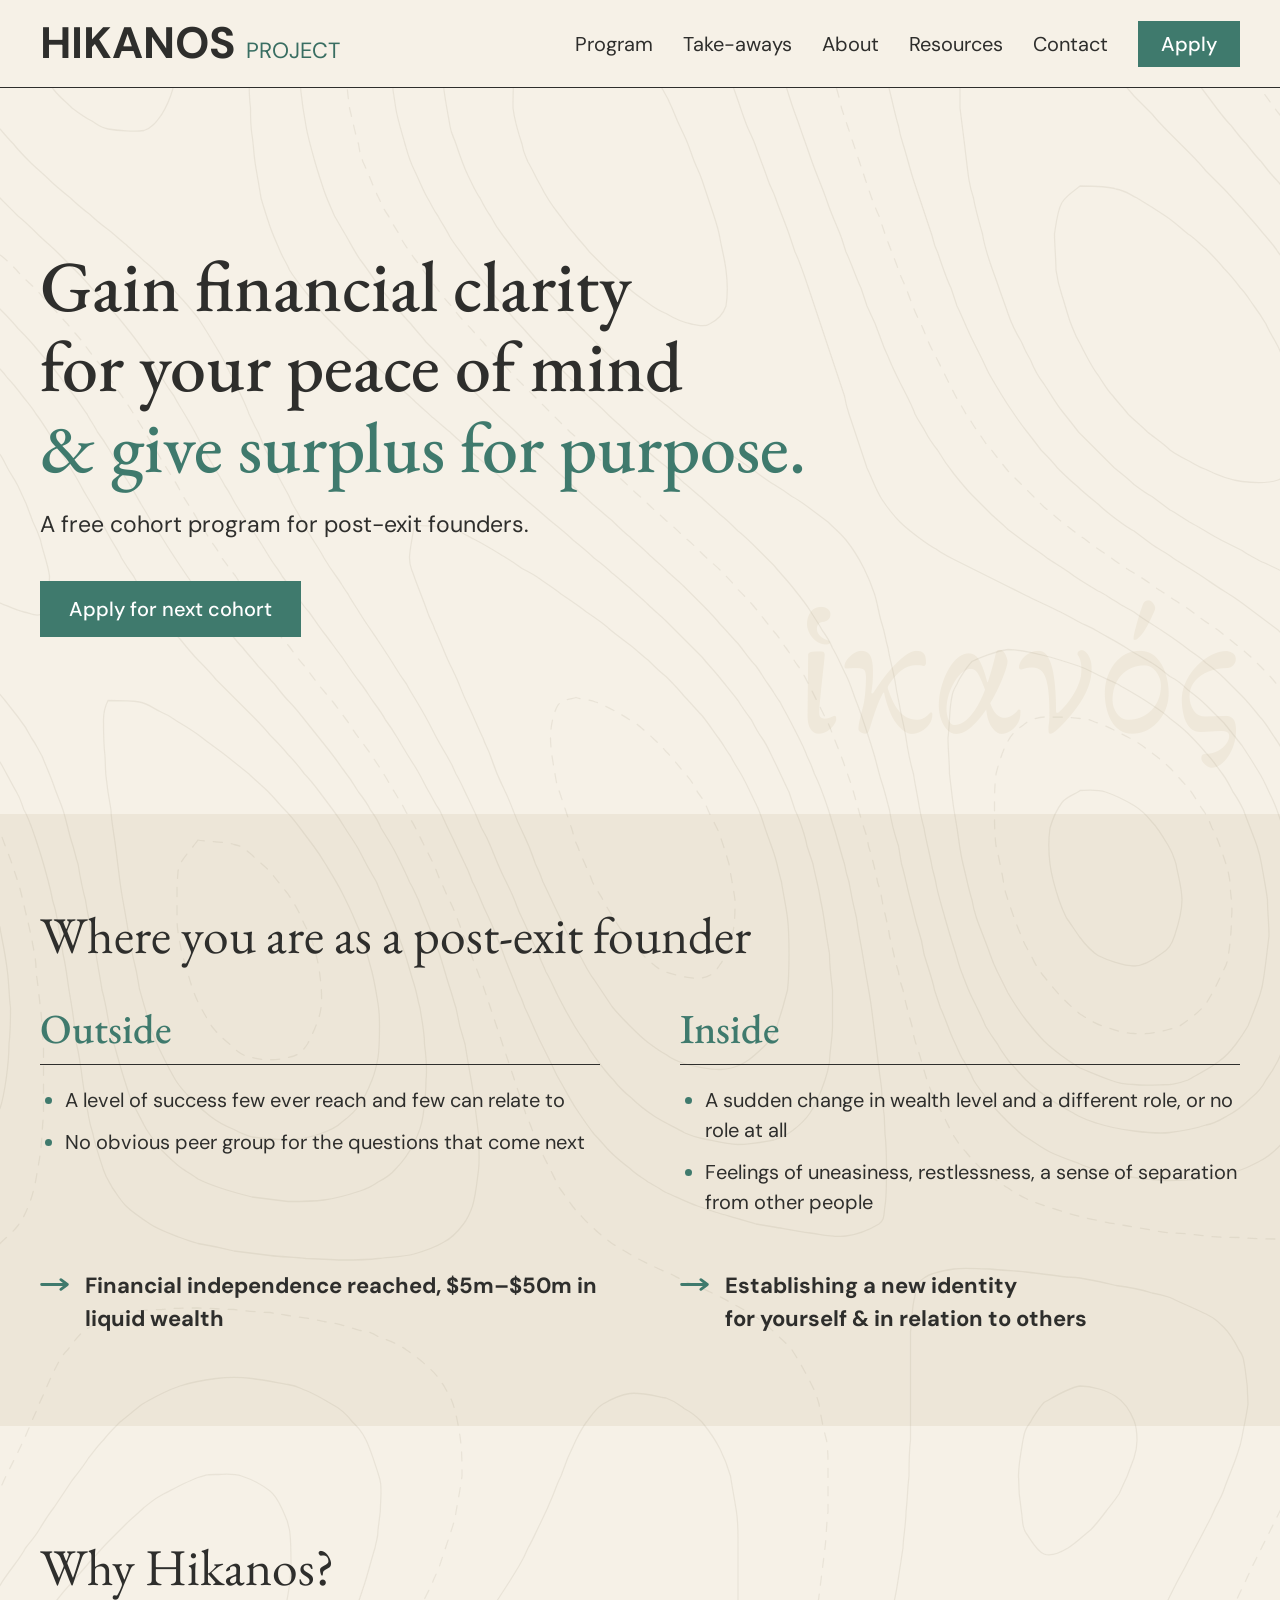
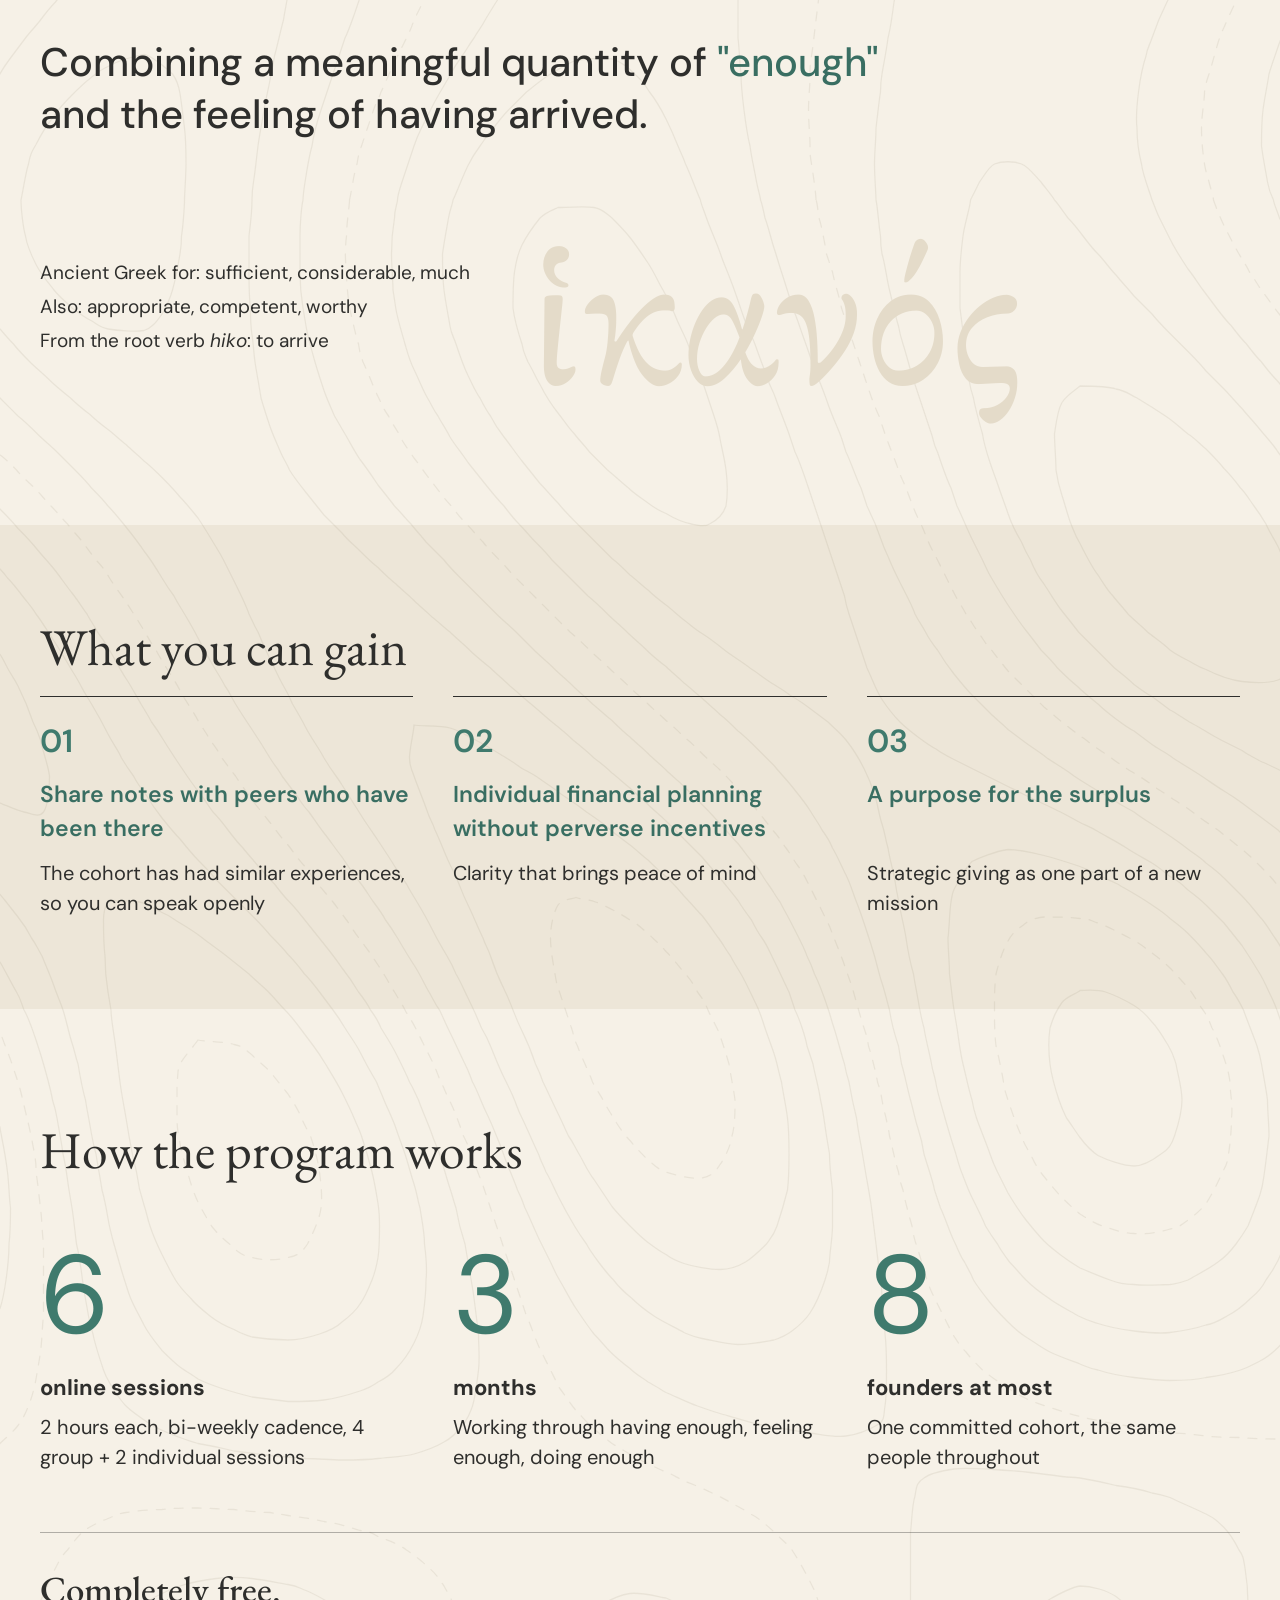
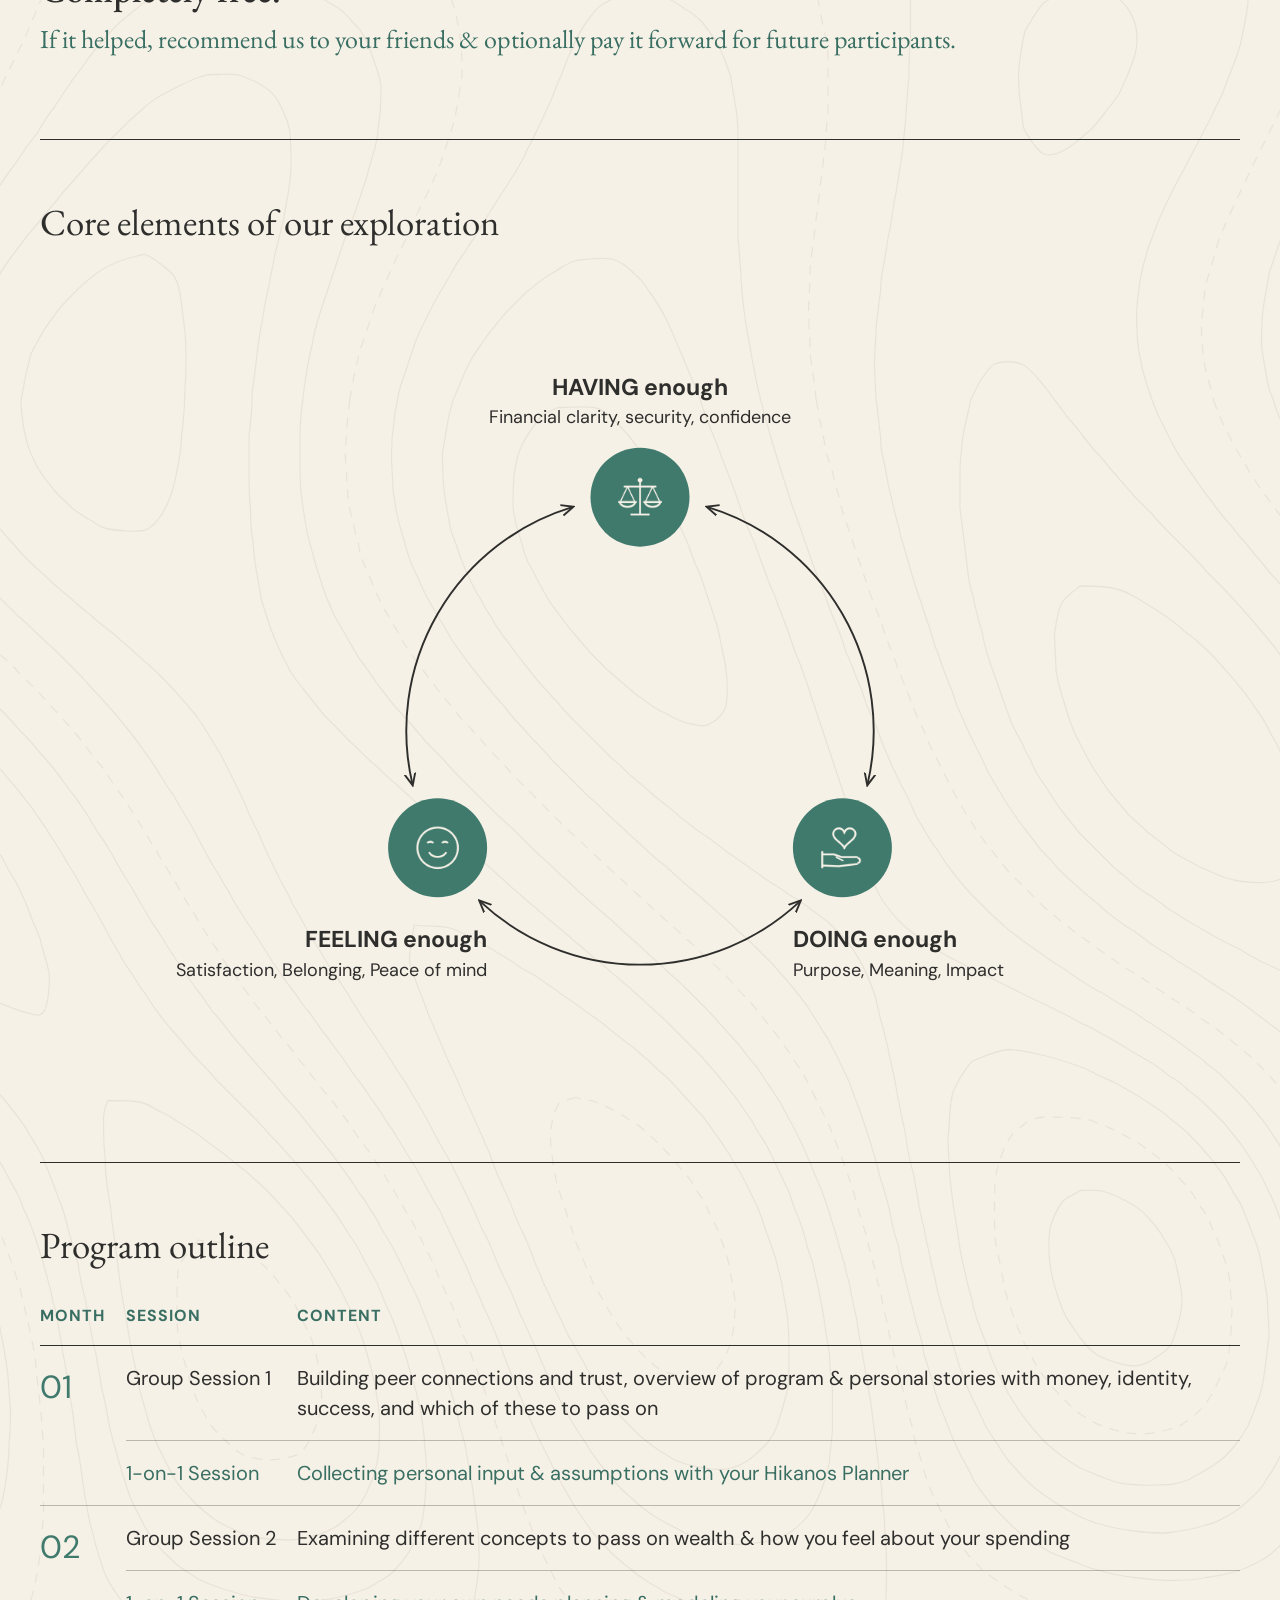
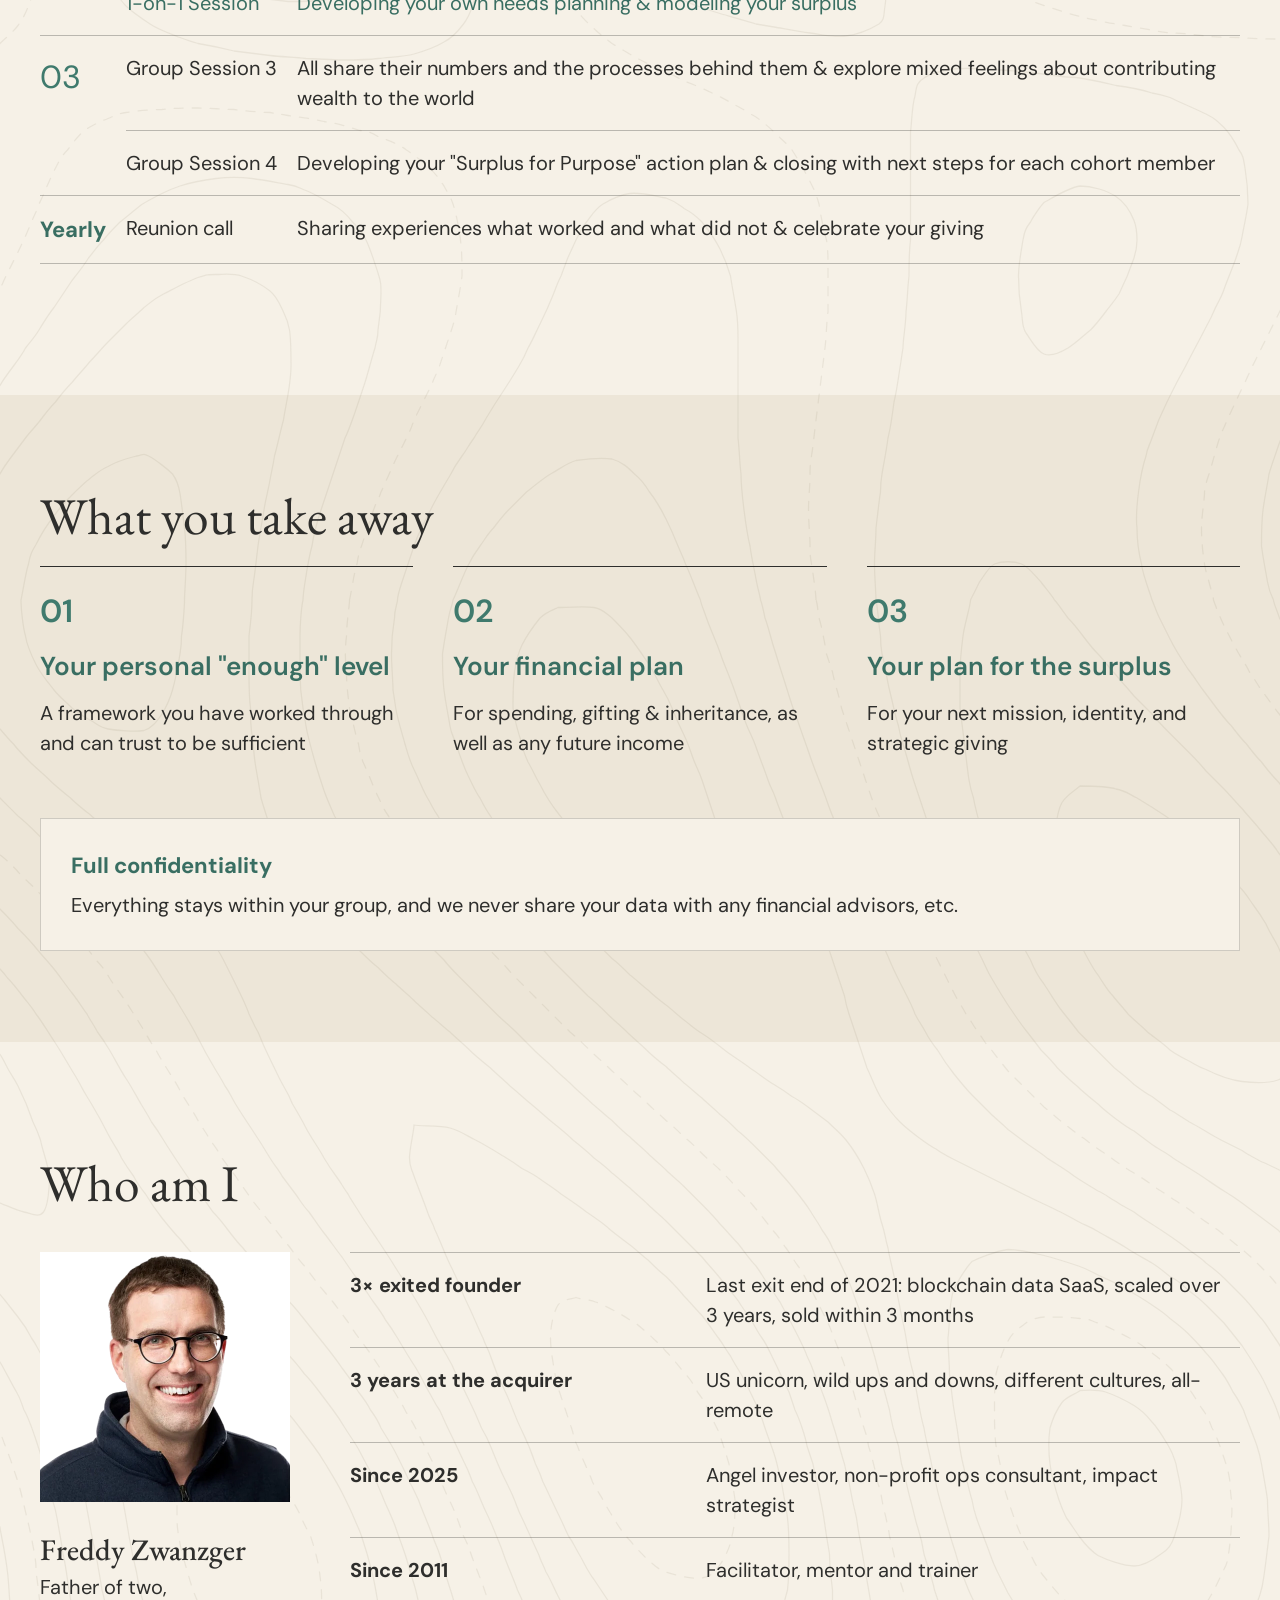
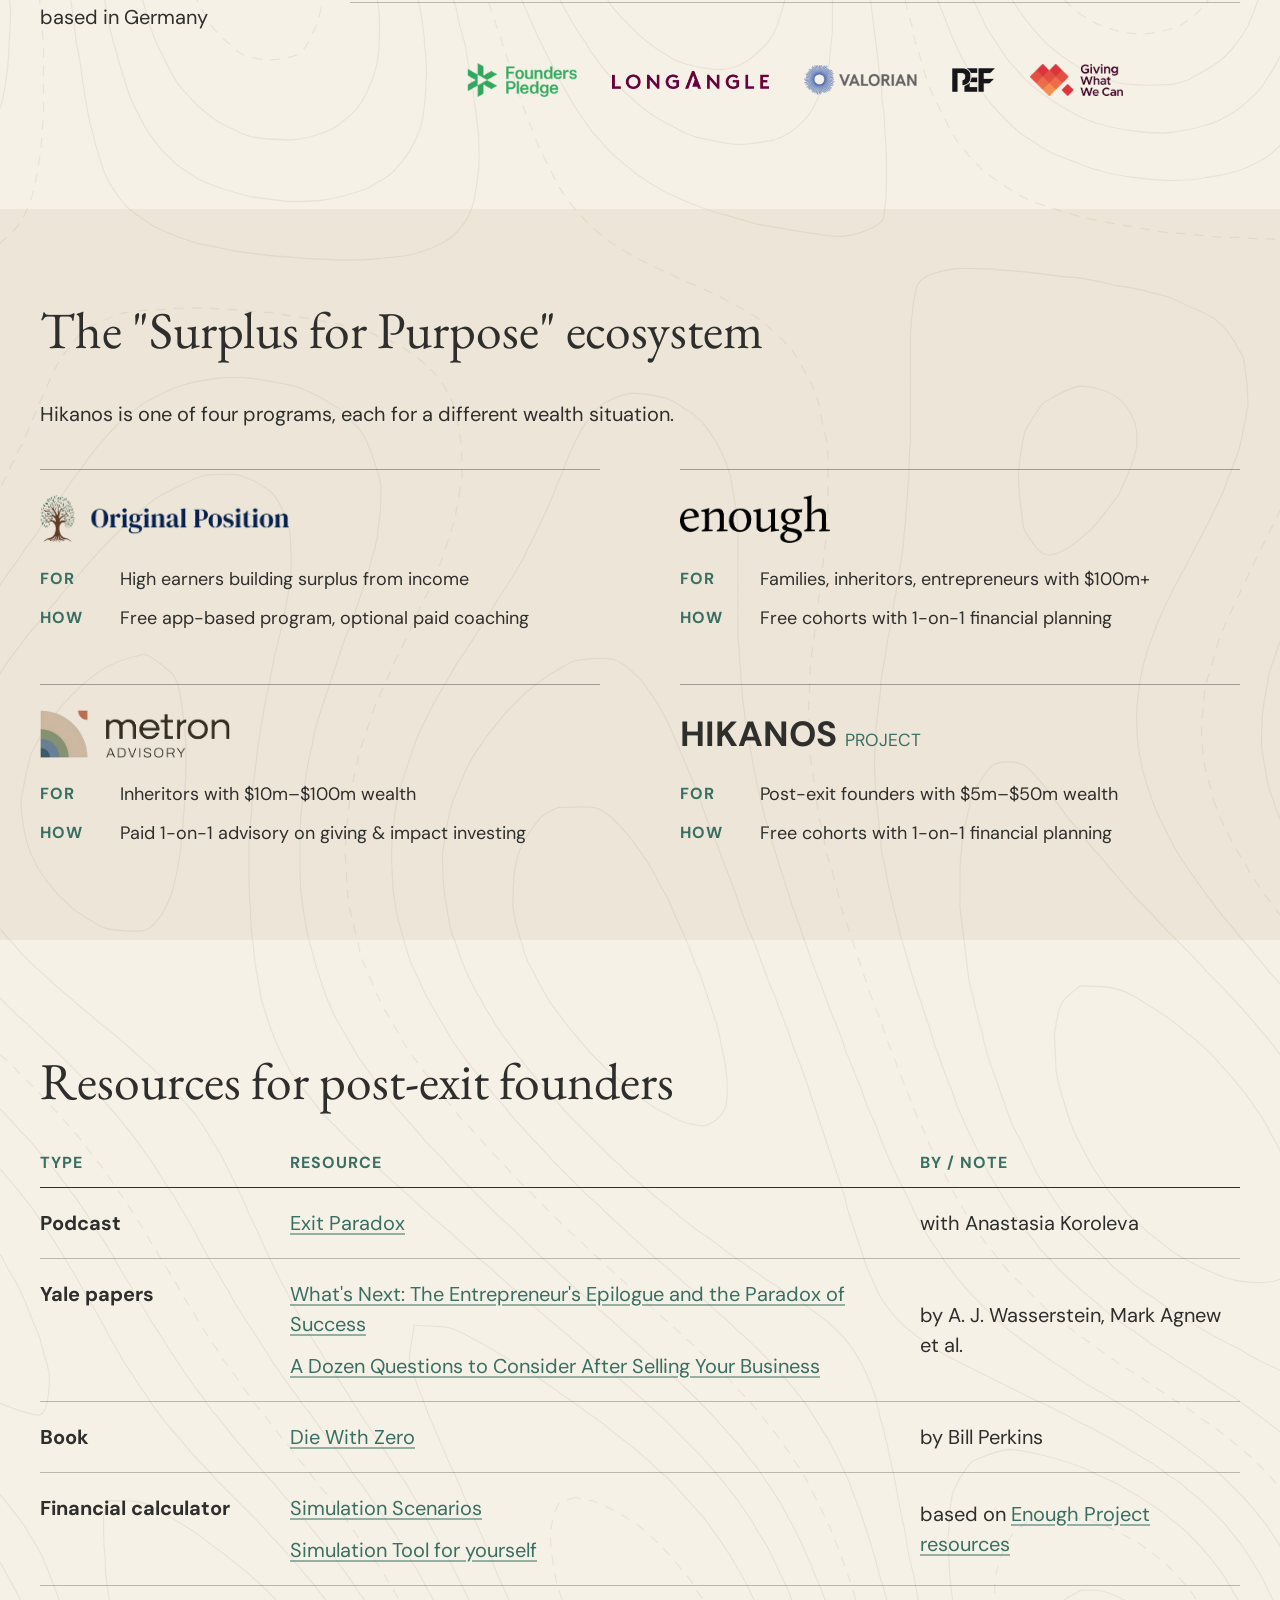
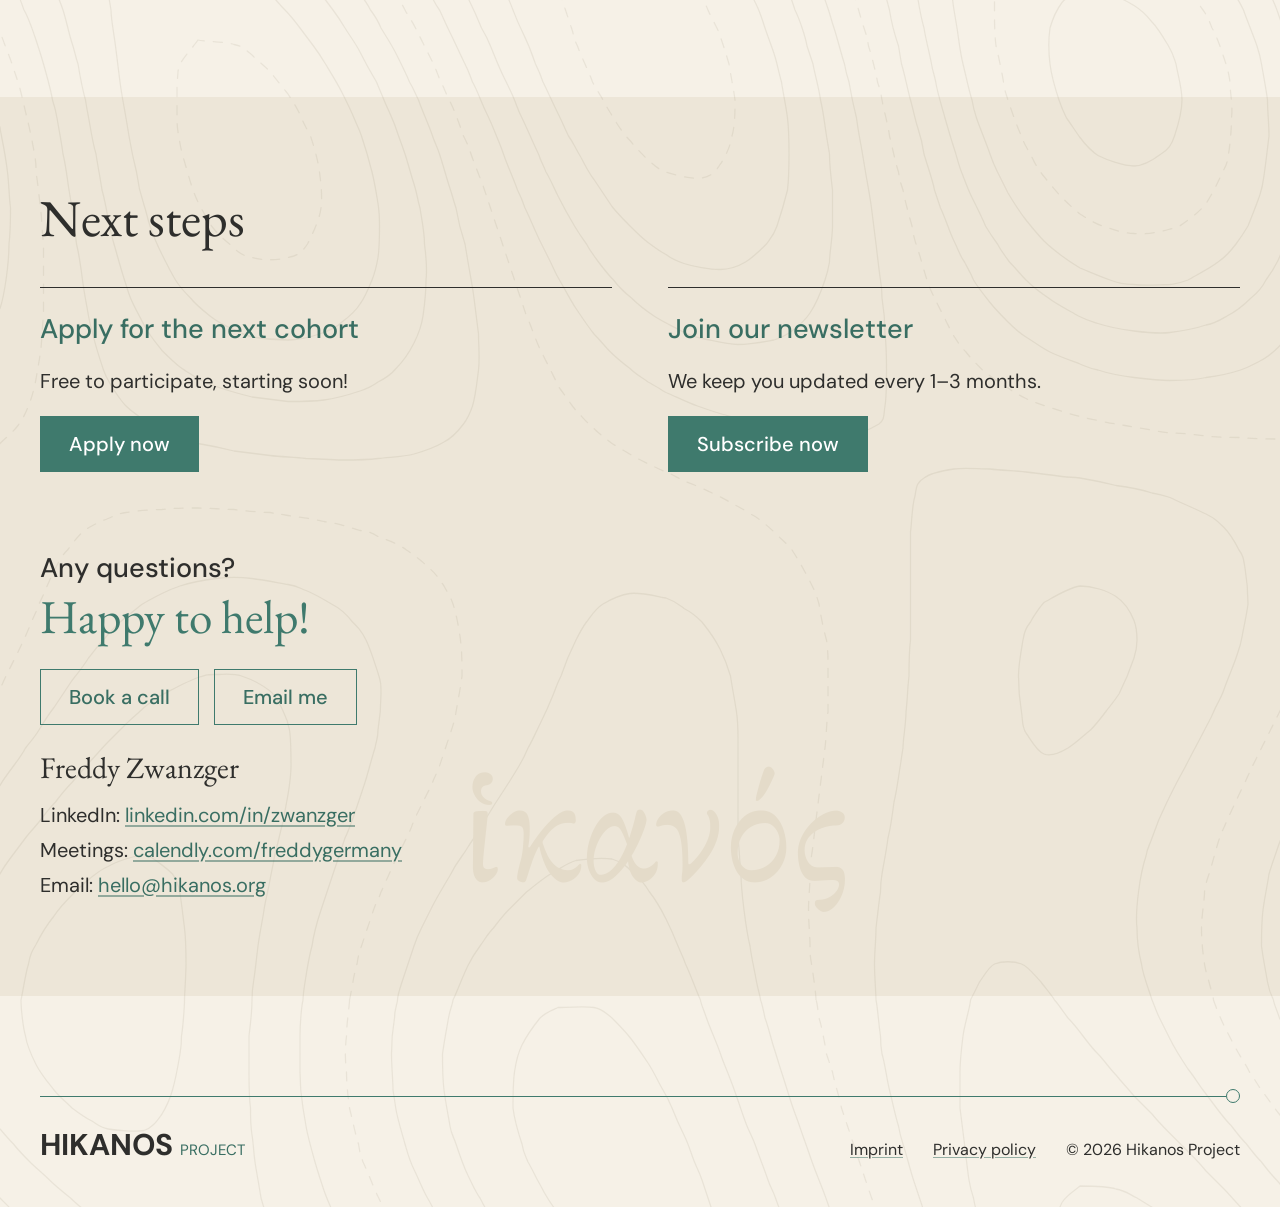
<file: index.html>
<!DOCTYPE html>
<html lang="en" data-theme="light">
<head>
  <meta charset="utf-8">
  <meta name="viewport" content="width=device-width, initial-scale=1">
  <title>Hikanos: financial clarity &amp; purpose for post-exit founders</title>
  <meta name="description" content="Free, confidential 3-month cohort for post-exit founders with $5m–$50m: an independent financial plan, your personal “enough” and purpose for the surplus.">
  <meta name="author" content="Freddy Zwanzger">
  <link rel="canonical" href="https://hikanos.org/">
  <meta property="og:type" content="website">
  <meta property="og:site_name" content="Hikanos Project">
  <meta property="og:url" content="https://hikanos.org/">
  <meta property="og:title" content="Hikanos: financial clarity &amp; purpose for post-exit founders">
  <meta property="og:description" content="A free, confidential 3-month cohort for post-exit founders with $5m–$50m: your financial plan, your “enough”, your purpose.">
  <meta property="og:image" content="https://hikanos.org/assets/og-image-v2.png">
  <meta property="og:image:width" content="1200">
  <meta property="og:image:height" content="630">
  <meta name="twitter:card" content="summary_large_image">
  <meta property="og:image:alt" content="Hikanos Project: Gain financial clarity for your peace of mind &amp; give surplus for purpose.">

  <link rel="preload" href="/fonts/eb-garamond-latin-wght-normal.woff2" as="font" type="font/woff2" crossorigin>
  <link rel="preload" href="/fonts/dm-sans-latin-wght-normal.woff2" as="font" type="font/woff2" crossorigin>
  <link rel="stylesheet" href="/css/pico.min.css">
  <link rel="stylesheet" href="/css/site.css">
  <script src="/js/menu.js" defer></script>
  <script data-goatcounter="https://hikanos.goatcounter.com/count" data-goatcounter-settings='{"path": "/"}' async src="/js/count.js"></script>
  <script src="/js/newsletter.js" defer></script>

  <link rel="icon" href="/favicon.ico" sizes="48x48">
  <link rel="icon" href="/favicon.svg" type="image/svg+xml">
  <link rel="apple-touch-icon" href="/apple-touch-icon.png">
  <link rel="manifest" href="/site.webmanifest">
  <meta name="theme-color" content="#3F7A6D">

  <script type="application/ld+json">
  {
    "@context": "https://schema.org",
    "@type": "Organization",
    "name": "Hikanos Project",
    "url": "https://hikanos.org/",
    "logo": "https://hikanos.org/icon-512.png",
    "email": "\u0068\u0065\u006c\u006c\u006f\u0040\u0068\u0069\u006b\u0061\u006e\u006f\u0073\u002e\u006f\u0072\u0067",
    "description": "A free, confidential 3-month cohort program for post-exit founders with $5m–$50m: independent financial planning, finding your personal \"enough\", and using your surplus for purpose.",
    "founder": { "@type": "Person", "name": "Freddy Zwanzger", "sameAs": "https://www.linkedin.com/in/zwanzger/" }
  }
  </script>
</head>
<body>
  <a class="skip-link" href="#main">Skip to content</a>

  <header class="site-header">
    <div class="container header-inner">
      <a class="wordmark wordmark-header" href="/#top" aria-label="Hikanos Project, home page">HIKANOS <span>PROJECT</span></a>
      <button class="menu-toggle" type="button" aria-controls="site-menu" aria-expanded="false" hidden>
        <span class="menu-toggle-bars" aria-hidden="true"></span>
        <span class="menu-toggle-label">Menu</span>
      </button>
      <nav id="site-menu" aria-label="Main">
        <ul>
          <li><a href="/#program">Program</a></li>
          <li><a href="/#take-aways">Take-aways</a></li>
          <li><a href="/#about">About</a></li>
          <li><a href="/#resources">Resources</a></li>
          <li><a href="/#contact">Contact</a></li>
          <li><a class="button" href="https://tally.so/r/pbjkqJ" target="_blank" rel="noopener">Apply</a></li>
        </ul>
      </nav>
    </div>
  </header>

  <main id="main">
    <section id="top" class="hero has-greek">
      <div class="greek greek-hero" aria-hidden="true"></div>
      <div class="container">
        <h1><span class="line">Gain financial clarity</span> <span class="line">for your peace of mind</span> <span class="line accent">&amp; give surplus for purpose.</span></h1>
        <p class="lead">A free cohort program for post-exit founders.</p>
        <p class="actions">
          <a class="button" href="https://tally.so/r/pbjkqJ" target="_blank" rel="noopener">Apply for next cohort</a>
        </p>
      </div>
    </section>

    <section id="where-you-are">
      <div class="container">
        <h2>Where you are as a post-exit founder</h2>
        <div class="two-col">
          <div>
            <h3 class="label">Outside</h3>
            <ul class="bullets">
              <li>A level of success few ever reach and few can relate to</li>
              <li>No obvious peer group for the questions that come next</li>
            </ul>
            <p class="conclusion"><strong>Financial independence reached, $5m–$50m in liquid wealth</strong></p>
          </div>
          <div>
            <h3 class="label">Inside</h3>
            <ul class="bullets">
              <li>A sudden change in wealth level and a different role, or no role at all</li>
              <li>Feelings of uneasiness, restlessness, a sense of separation from other people</li>
            </ul>
            <p class="conclusion"><strong>Establishing a new identity <span class="nowrap-block">for yourself &amp; in relation to others</span></strong></p>
          </div>
        </div>
      </div>
    </section>

    <section id="why-hikanos">
      <div class="container">
        <h2>Why Hikanos?</h2>
        <p class="claim"><span class="phrase">Combining a meaningful quantity of <span class="accent">"enough"</span></span> <span class="phrase">and the feeling of having arrived.</span></p>
        <div class="why-grid">
          <p class="definition">
            Ancient Greek for: sufficient, considerable, much<br>
            Also: appropriate, competent, worthy<br>
            From the root verb <em>hiko</em>: to arrive
          </p>
          <div class="greek greek-why" aria-hidden="true"></div>
        </div>
      </div>
    </section>

    <section id="what-you-gain">
      <div class="container">
        <h2>What you can gain</h2>
        <ol class="numbered">
          <li><strong>Share notes with peers who have been there</strong> <span>The cohort has had similar experiences, so you can speak openly</span></li>
          <li><strong>Individual financial planning without perverse incentives</strong> <span>Clarity that brings peace of mind</span></li>
          <li><strong>A purpose for the surplus</strong> <span>Strategic giving as one part of a new mission</span></li>
        </ol>
      </div>
    </section>

    <section id="program">
      <div class="container">
        <h2>How the program works</h2>
        <ul class="stats">
          <li><span class="stat-number">6</span> <strong>online sessions</strong> <span>2 hours each, bi-weekly cadence, 4 group + 2 individual sessions</span></li>
          <li><span class="stat-number">3</span> <strong>months</strong> <span>Working through having enough, feeling enough, doing enough</span></li>
          <li><span class="stat-number">8</span> <strong>founders at most</strong> <span>One committed cohort, the same people throughout</span></li>
        </ul>
        <p class="free"><strong>Completely free.</strong> <span>If it helped, recommend us to your friends &amp; optionally pay it forward for future participants.</span></p>

        <h3 class="subsection">Core elements of our exploration</h3>
        <figure class="core">
          <div class="core-stage">
            <svg class="core-art" viewBox="0 0 640 580" aria-hidden="true" focusable="false">
              <defs><marker id="core-arrow" viewBox="0 0 10 10" refX="8" refY="5" markerWidth="7" markerHeight="7" orient="auto-start-reverse"><path d="M0 1L9 5L0 9" fill="none" stroke="currentColor" stroke-width="1.4"/></marker></defs>
              <path class="core-arc" d="M369.3 162.3A170 170 0 0 1 485.5 363.7" marker-start="url(#core-arrow)" marker-end="url(#core-arrow)"/>
              <path class="core-arc" d="M436.3 449.0A170 170 0 0 1 203.7 449.0" marker-start="url(#core-arrow)" marker-end="url(#core-arrow)"/>
              <path class="core-arc" d="M154.5 363.7A170 170 0 0 1 270.7 162.3" marker-start="url(#core-arrow)" marker-end="url(#core-arrow)"/>
              <circle class="core-disc" cx="320.0" cy="155.0" r="36"/>
              <image href="/assets/icon-having-scales-ivory.png" x="299.0" y="134.0" width="42" height="42"/>
              <circle class="core-disc" cx="172.8" cy="410.0" r="36"/>
              <image href="/assets/icon-feeling-smile-ivory.png" x="151.8" y="389.0" width="42" height="42"/>
              <circle class="core-disc" cx="467.2" cy="410.0" r="36"/>
              <image href="/assets/icon-doing-hand-heart-ivory.png" x="446.2" y="389.0" width="42" height="42"/>
            </svg>
            <ul class="core-items">
              <li class="core-having"><strong><span class="caps">HAVING</span> enough</strong> <span>Financial clarity, security, confidence</span></li>
              <li class="core-feeling"><strong><span class="caps">FEELING</span> enough</strong> <span>Satisfaction, Belonging, Peace of mind</span></li>
              <li class="core-doing"><strong><span class="caps">DOING</span> enough</strong> <span>Purpose, Meaning, Impact</span></li>
            </ul>
          </div>
        </figure>

        <h3 class="subsection">Program outline</h3>
        <table class="outline">
          <thead>
            <tr><th scope="col">Month</th><th scope="col">Session</th><th scope="col">Content</th></tr>
          </thead>
          <tbody>
            <tr class="month-start"><th scope="row" rowspan="2" class="month">01</th><td>Group Session 1</td><td>Building peer connections and trust, overview of program &amp; personal stories with money, identity, success, and which of these to pass on</td></tr>
            <tr class="one-on-one"><td>1-on-1 Session</td><td>Collecting personal input &amp; assumptions with your Hikanos Planner</td></tr>
            <tr class="month-start"><th scope="row" rowspan="2" class="month">02</th><td>Group Session 2</td><td>Examining different concepts to pass on wealth &amp; how you feel about your spending</td></tr>
            <tr class="one-on-one"><td>1-on-1 Session</td><td>Developing your own needs planning &amp; modeling your surplus</td></tr>
            <tr class="month-start"><th scope="row" rowspan="2" class="month">03</th><td>Group Session 3</td><td>All share their numbers and the processes behind them &amp; explore mixed feelings about contributing wealth to the world</td></tr>
            <tr><td>Group Session 4</td><td>Developing your "Surplus for Purpose" action plan &amp; closing with next steps for each cohort member</td></tr>
            <tr class="month-start"><th scope="row">Yearly</th><td>Reunion call</td><td>Sharing experiences what worked and what did not &amp; celebrate your giving</td></tr>
          </tbody>
        </table>
      </div>
    </section>

    <section id="take-aways">
      <div class="container">
        <h2>What you take away</h2>
        <ol class="numbered">
          <li><strong>Your personal "enough" level</strong> <span>A framework you have worked through and can trust to be sufficient</span></li>
          <li><strong>Your financial plan</strong> <span>For spending, gifting &amp; inheritance, as well as any future income</span></li>
          <li><strong>Your plan for the surplus</strong> <span>For your next mission, identity, and strategic giving</span></li>
        </ol>
        <div class="note">
          <p><strong>Full confidentiality</strong> Everything stays within your group, and we never share your data with any financial advisors, etc.</p>
        </div>
      </div>
    </section>

    <section id="about">
      <div class="container">
        <h2>Who am I</h2>
        <div class="about">
          <figure class="portrait">
            <img src="/assets/freddy-zwanzger-portrait.webp" alt="Portrait of Freddy Zwanzger" width="250" height="250">
            <figcaption><span class="name">Freddy Zwanzger</span> Father of two,<br> based in Germany</figcaption>
          </figure>
          <table class="facts">
            <tbody>
              <tr><th scope="row">3× exited founder</th><td>Last exit end of 2021: blockchain data SaaS, scaled over 3 years, sold within 3 months</td></tr>
              <tr><th scope="row">3 years at the acquirer</th><td>US unicorn, wild ups and downs, different cultures, all-remote</td></tr>
              <tr><th scope="row">Since 2025</th><td>Angel investor, non-profit ops consultant, impact strategist</td></tr>
              <tr><th scope="row">Since 2011</th><td>Facilitator, mentor and trainer</td></tr>
            </tbody>
          </table>
          <ul class="logo-row" aria-label="Memberships">
            <li><img src="/assets/logo-founders-pledge.webp" alt="Founders Pledge" width="110" height="34"></li>
            <li><img src="/assets/logo-long-angle.webp" alt="Long Angle" width="157" height="18"></li>
            <li class="logo-break" aria-hidden="true"></li>
            <li><img src="/assets/logo-valorian.webp" alt="Valorian" width="113" height="30"></li>
            <li><img src="/assets/logo-pef.webp" alt="PEF" width="43" height="24"></li>
            <li><img src="/assets/logo-giving-what-we-can.webp" alt="Giving What We Can" width="93" height="32"></li>
          </ul>
        </div>
      </div>
    </section>

    <section id="ecosystem">
      <div class="container">
        <h2>The "Surplus for Purpose" ecosystem</h2>
        <p>Hikanos is one of four programs, each for a different wealth situation.</p>
        <ul class="ecosystem">
          <li>
            <a class="eco-logo" href="https://original-position.org" target="_blank" rel="noopener"><img src="/assets/logo-original-position.webp" alt="Original Position" width="250" height="48"></a>
            <dl>
              <dt>For</dt><dd>High earners building surplus from income</dd>
              <dt>How</dt><dd>Free app-based program, optional paid coaching</dd>
            </dl>
          </li>
          <li>
            <a class="eco-logo" href="https://www.enough-project.org" target="_blank" rel="noopener"><img src="/assets/logo-enough-project.webp" alt="Enough Project" width="150" height="48"></a>
            <dl>
              <dt>For</dt><dd>Families, inheritors, entrepreneurs with $100m+</dd>
              <dt>How</dt><dd>Free cohorts with 1-on-1 financial planning</dd>
            </dl>
          </li>
          <li>
            <a class="eco-logo" href="https://metronadvisory.org" target="_blank" rel="noopener"><img src="/assets/logo-metron-advisory.webp" alt="Metron Advisory" width="190" height="48"></a>
            <dl>
              <dt>For</dt><dd>Inheritors with $10m–$100m wealth</dd>
              <dt>How</dt><dd>Paid 1-on-1 advisory on giving &amp; impact investing</dd>
            </dl>
          </li>
          <li>
            <span class="eco-logo wordmark eco-wordmark">Hikanos <span>Project</span></span>
            <dl>
              <dt>For</dt><dd>Post-exit founders with $5m–$50m wealth</dd>
              <dt>How</dt><dd>Free cohorts with 1-on-1 financial planning</dd>
            </dl>
          </li>
        </ul>
      </div>
    </section>

    <section id="resources">
      <div class="container">
        <h2>Resources for post-exit founders</h2>
        <div class="resources">
          <div class="res-head" aria-hidden="true"><span>Type</span><span>Resource</span><span>By / note</span></div>
          <ul class="res-groups">
            <li class="res-group">
              <span class="res-type">Podcast</span>
              <ul class="res-items"><li><a href="https://www.exitparadox.com/" target="_blank" rel="noopener">Exit Paradox</a></li></ul>
              <span class="res-note">with Anastasia Koroleva</span>
            </li>
            <li class="res-group">
              <span class="res-type">Yale papers</span>
              <ul class="res-items">
                <li><a href="https://som.yale.edu/sites/default/files/2025-04/What%E2%80%99s%20Next%20The%20Entrepreneur%E2%80%99s%20Epilogue%20and%20the%20Paradox%20of%20Success.pdf" target="_blank" rel="noopener">What's Next: The Entrepreneur's Epilogue and the Paradox of Success</a></li>
                <li><a href="https://som.yale.edu/sites/default/files/2025-04/A%20Dozen%20Questions%20to%20Consider%20After%20Selling%20Your%20Business.pdf" target="_blank" rel="noopener">A Dozen Questions to Consider After Selling Your Business</a></li>
              </ul>
              <span class="res-note">by A. J. Wasserstein, Mark Agnew et al.</span>
            </li>
            <li class="res-group">
              <span class="res-type">Book</span>
              <ul class="res-items"><li><a href="https://diewithzerobook.com/" target="_blank" rel="noopener">Die With Zero</a></li></ul>
              <span class="res-note">by Bill Perkins</span>
            </li>
            <li class="res-group">
              <span class="res-type">Financial calculator</span>
              <ul class="res-items">
                <li><a href="https://docs.google.com/spreadsheets/d/1AaJQJIo7CMidUDEuSXRaAY3OBht0TeupTkGsvY1Dndo?usp=drive_fs" target="_blank" rel="noopener">Simulation Scenarios</a></li>
                <li><a href="https://docs.google.com/spreadsheets/d/1UieIqmI50HC6FsH44N094hvZpvum5NbxwLM6yFNoSls?usp=drive_fs" target="_blank" rel="noopener">Simulation Tool for yourself</a></li>
              </ul>
              <span class="res-note">based on <a href="https://www.enough-project.org/resources" target="_blank" rel="noopener">Enough Project resources</a></span>
            </li>
          </ul>
        </div>
      </div>
    </section>

    <section id="next-steps">
      <div class="container">
        <h2>Next steps</h2>
        <ul class="next-steps">
          <li>
            <h3>Apply for the next cohort</h3>
            <p>Free to participate, starting soon!</p>
            <p><a class="button" href="https://tally.so/r/pbjkqJ" target="_blank" rel="noopener">Apply now</a></p>
          </li>
          <li>
            <h3>Join our newsletter</h3>
            <p>We keep you updated every 1–3 months.</p>
            <p>
              <button class="button" type="button" data-newsletter-open hidden>Subscribe now</button>
              <noscript>Email us at <a href="&#109;&#97;&#105;&#108;&#116;&#111;&#58;&#104;&#101;&#108;&#108;&#111;&#64;&#104;&#105;&#107;&#97;&#110;&#111;&#115;&#46;&#111;&#114;&#103;?subject=Newsletter">&#104;&#101;&#108;&#108;&#111;&#64;&#104;&#105;&#107;&#97;&#110;&#111;&#115;&#46;&#111;&#114;&#103;</a> to join the newsletter, JavaScript not working in your browser.</noscript>
            </p>
          </li>
        </ul>
        <div class="contact" id="contact">
          <div class="contact-intro">
            <h3>Any questions?</h3>
            <p class="happy">Happy to help!</p>
            <p class="contact-actions">
              <a class="button secondary" href="https://calendly.com/freddygermany" target="_blank" rel="noopener">Book a call</a>
              <a class="button secondary" href="&#109;&#97;&#105;&#108;&#116;&#111;&#58;&#104;&#101;&#108;&#108;&#111;&#64;&#104;&#105;&#107;&#97;&#110;&#111;&#115;&#46;&#111;&#114;&#103;">Email me</a>
            </p>
          </div>
          <div class="greek greek-contact" aria-hidden="true"></div>
          <div class="contact-details">
            <p class="name">Freddy Zwanzger</p>
            <ul>
              <li>LinkedIn: <a href="https://www.linkedin.com/in/zwanzger/" target="_blank" rel="noopener">linkedin.com/in/zwanzger</a></li>
              <li>Meetings: <a href="https://calendly.com/freddygermany" target="_blank" rel="noopener">calendly.com/freddygermany</a></li>
              <li>Email: <a href="&#109;&#97;&#105;&#108;&#116;&#111;&#58;&#104;&#101;&#108;&#108;&#111;&#64;&#104;&#105;&#107;&#97;&#110;&#111;&#115;&#46;&#111;&#114;&#103;">&#104;&#101;&#108;&#108;&#111;&#64;&#104;&#105;&#107;&#97;&#110;&#111;&#115;&#46;&#111;&#114;&#103;</a></li>
            </ul>
          </div>
        </div>
      </div>
    </section>

    <dialog id="newsletter" class="newsletter" aria-labelledby="newsletter-title">
      <form class="newsletter-form" method="post" action="https://assets.mailerlite.com/jsonp/2705542/forms/201123951770863167/subscribe" novalidate>
        <h2 id="newsletter-title">Join our newsletter</h2>
        <p>We keep you updated on our programs, progress &amp; events. About every 1–3 months, no spam!</p>
        <label for="newsletter-email">Email</label>
        <input id="newsletter-email" type="email" name="fields[email]" autocomplete="email" required aria-describedby="newsletter-consent newsletter-status">
        <div class="hp" aria-hidden="true">
          <label for="newsletter-website">Leave this field empty</label>
          <input id="newsletter-website" type="text" name="website" tabindex="-1" autocomplete="off">
        </div>
        <p id="newsletter-consent" class="consent">By subscribing you agree to receive our newsletter and to our <a href="/privacy/">privacy policy</a>. You will get an email to confirm. You can unsubscribe at any time.</p>
        <p class="newsletter-actions">
          <button type="submit" class="button">Subscribe</button>
          <button type="button" class="button secondary" data-newsletter-close>Close</button>
        </p>
        <p id="newsletter-status" class="newsletter-status" role="status" aria-live="polite"></p>
      </form>
      <div class="newsletter-done" hidden>
        <h2>Almost done</h2>
        <p>Please check your inbox and click the link in our email to confirm your address.</p>
        <p><button type="button" class="button" data-newsletter-close>Close</button></p>
      </div>
      <p hidden data-msg="invalid">Please enter a valid email address.</p>
      <p hidden data-msg="error">Something went wrong. Please try again with any adblockers turned off, or email <a href="&#109;&#97;&#105;&#108;&#116;&#111;&#58;&#104;&#101;&#108;&#108;&#111;&#64;&#104;&#105;&#107;&#97;&#110;&#111;&#115;&#46;&#111;&#114;&#103;">&#104;&#101;&#108;&#108;&#111;&#64;&#104;&#105;&#107;&#97;&#110;&#111;&#115;&#46;&#111;&#114;&#103;</a>.</p>
    </dialog>
  </main>

  <footer class="site-footer">
    <div class="container">
      <div class="footer-rule" aria-hidden="true"></div>
      <div class="footer-line">
        <a class="wordmark wordmark-footer" href="/#top" aria-label="Hikanos Project, home page">HIKANOS <span>PROJECT</span></a>
        <nav class="footer-links" aria-label="Legal">
          <a href="/imprint/">Imprint</a>
          <a href="/privacy/">Privacy policy</a>
          <small>© 2026 Hikanos Project</small>
        </nav>
      </div>
    </div>
  </footer>
  <div class="page-texture" aria-hidden="true"></div>
</body>
</html>
</file>
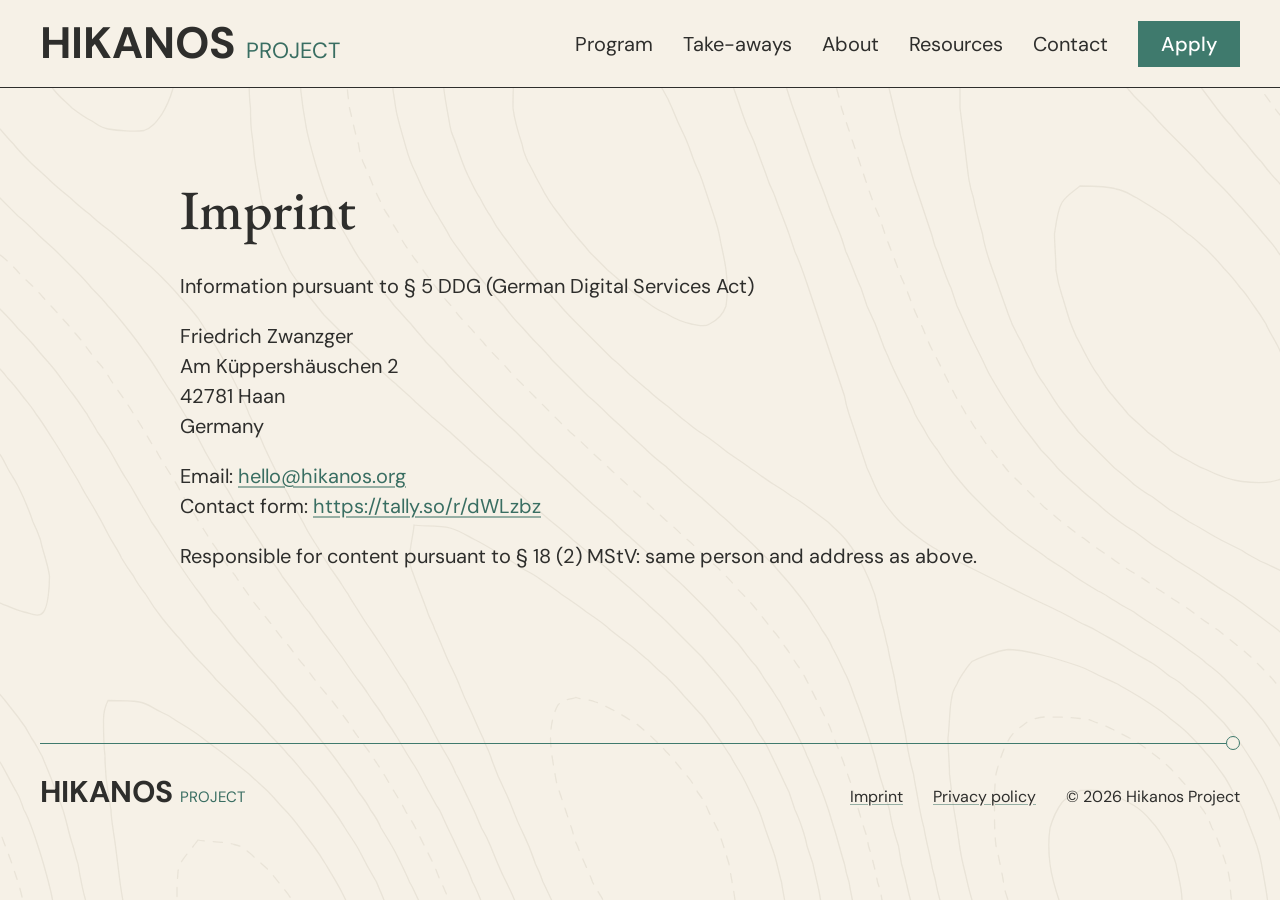
<file: imprint/index.html>
<!DOCTYPE html>
<html lang="en" data-theme="light">
<head>
  <meta charset="utf-8">
  <meta name="viewport" content="width=device-width, initial-scale=1">
  <title>Imprint | Hikanos Project</title>
  <meta name="description" content="Imprint for hikanos.org.">
  <link rel="canonical" href="https://hikanos.org/imprint/">
  <link rel="preload" href="/fonts/eb-garamond-latin-wght-normal.woff2" as="font" type="font/woff2" crossorigin>
  <link rel="preload" href="/fonts/dm-sans-latin-wght-normal.woff2" as="font" type="font/woff2" crossorigin>
  <link rel="stylesheet" href="/css/pico.min.css">
  <link rel="stylesheet" href="/css/site.css">
  <script src="/js/menu.js" defer></script>
  <script data-goatcounter="https://hikanos.goatcounter.com/count" data-goatcounter-settings='{"path": "/imprint/"}' async src="/js/count.js"></script>

  <link rel="icon" href="/favicon.ico" sizes="48x48">
  <link rel="icon" href="/favicon.svg" type="image/svg+xml">
  <link rel="apple-touch-icon" href="/apple-touch-icon.png">
  <link rel="manifest" href="/site.webmanifest">
  <meta name="theme-color" content="#3F7A6D">
</head>
<body>
  <a class="skip-link" href="#main">Skip to content</a>

  <header class="site-header">
    <div class="container header-inner">
      <a class="wordmark wordmark-header" href="/#top" aria-label="Hikanos Project, home page">HIKANOS <span>PROJECT</span></a>
      <button class="menu-toggle" type="button" aria-controls="site-menu" aria-expanded="false" hidden>
        <span class="menu-toggle-bars" aria-hidden="true"></span>
        <span class="menu-toggle-label">Menu</span>
      </button>
      <nav id="site-menu" aria-label="Main">
        <ul>
          <li><a href="/#program">Program</a></li>
          <li><a href="/#take-aways">Take-aways</a></li>
          <li><a href="/#about">About</a></li>
          <li><a href="/#resources">Resources</a></li>
          <li><a href="/#contact">Contact</a></li>
          <li><a class="button" href="https://tally.so/r/pbjkqJ" target="_blank" rel="noopener">Apply</a></li>
        </ul>
      </nav>
    </div>
  </header>

  <main id="main" class="legal">
    <div class="container">
      <h1>Imprint</h1>
      <p>Information pursuant to § 5 DDG (German Digital Services Act)</p>
      <p>
        Friedrich Zwanzger<br>
        Am Küppershäuschen 2<br>
        42781 Haan<br>
        Germany
      </p>
      <p>
        Email: <a href="&#109;&#97;&#105;&#108;&#116;&#111;&#58;&#104;&#101;&#108;&#108;&#111;&#64;&#104;&#105;&#107;&#97;&#110;&#111;&#115;&#46;&#111;&#114;&#103;">&#104;&#101;&#108;&#108;&#111;&#64;&#104;&#105;&#107;&#97;&#110;&#111;&#115;&#46;&#111;&#114;&#103;</a><br>
        Contact form: <a href="https://tally.so/r/dWLzbz" target="_blank" rel="noopener">https://tally.so/r/dWLzbz</a>
      </p>
      <p>Responsible for content pursuant to § 18 (2) MStV: same person and address as above.</p>
    </div>
  </main>

  <footer class="site-footer">
    <div class="container">
      <div class="footer-rule" aria-hidden="true"></div>
      <div class="footer-line">
        <a class="wordmark wordmark-footer" href="/#top" aria-label="Hikanos Project, home page">HIKANOS <span>PROJECT</span></a>
        <nav class="footer-links" aria-label="Legal">
          <a href="/imprint/">Imprint</a>
          <a href="/privacy/">Privacy policy</a>
          <small>© 2026 Hikanos Project</small>
        </nav>
      </div>
    </div>
  </footer>
  <div class="page-texture" aria-hidden="true"></div>
</body>
</html>
</file>
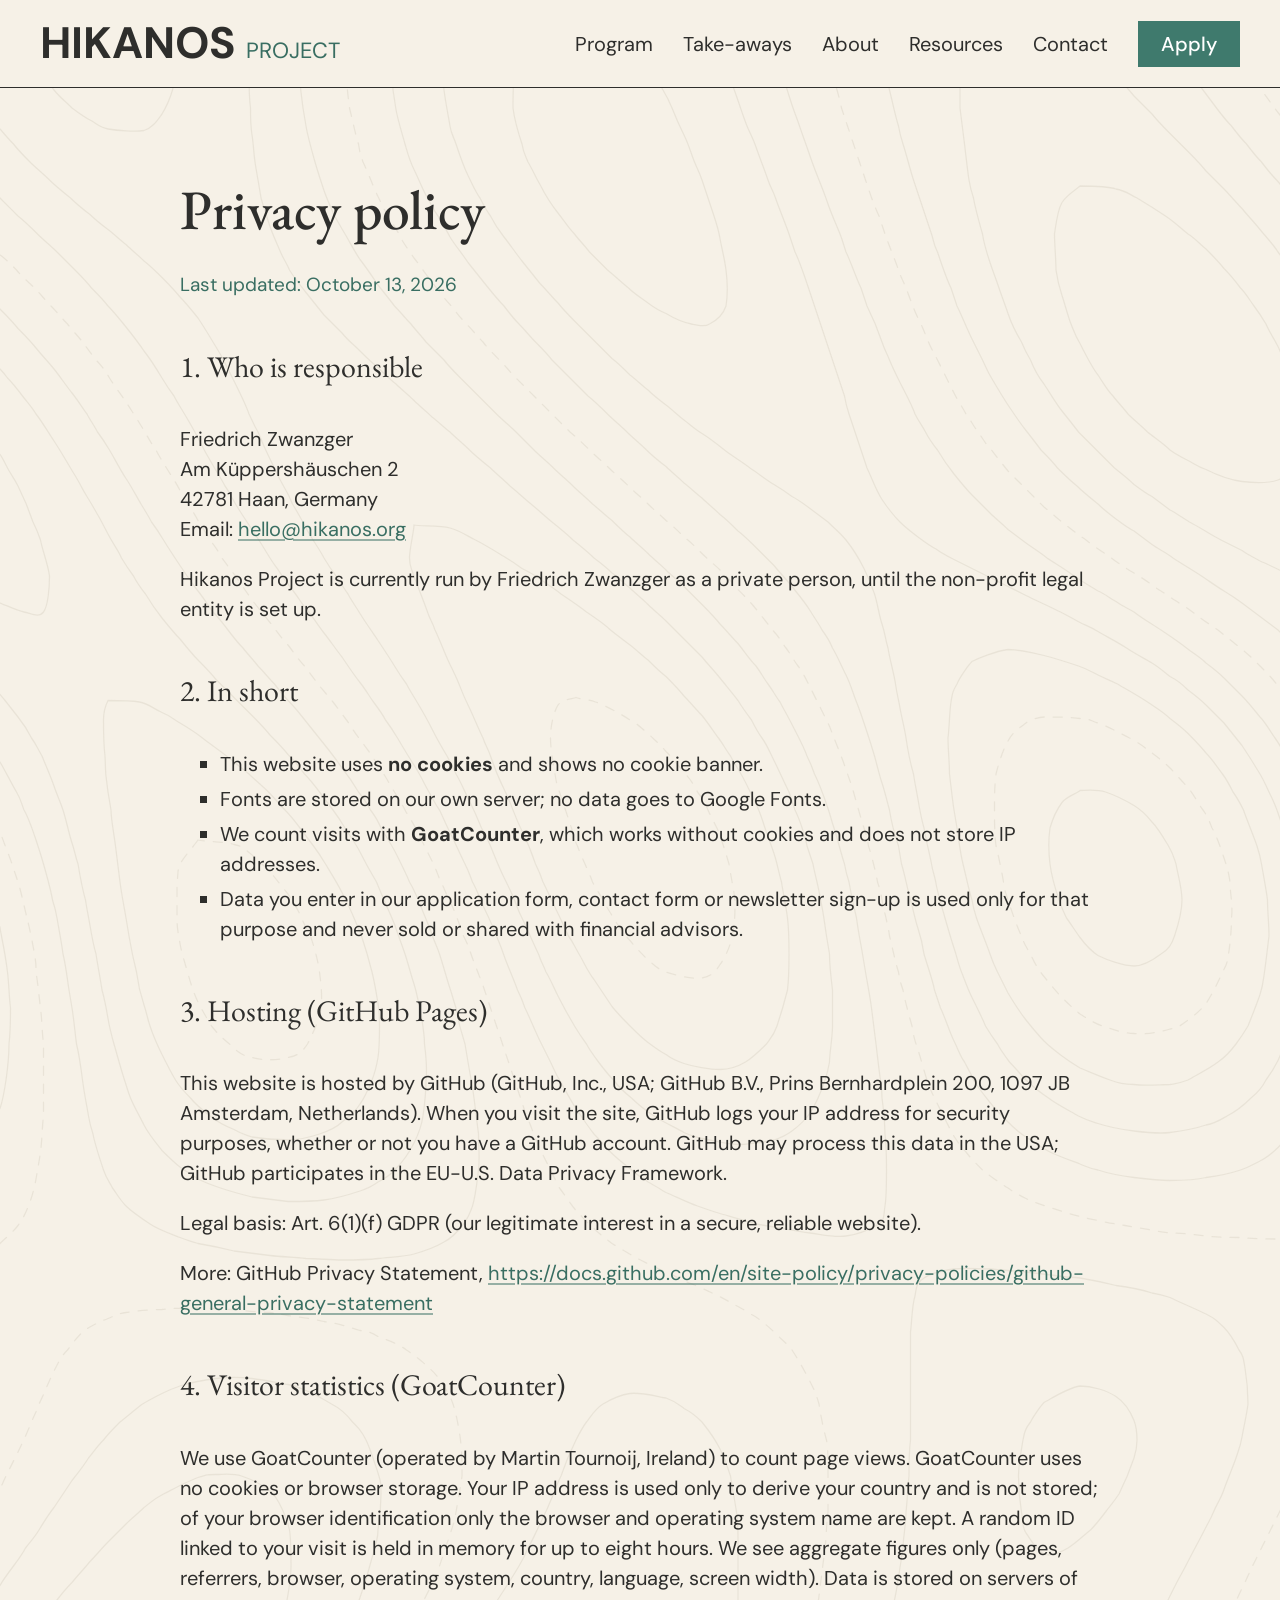
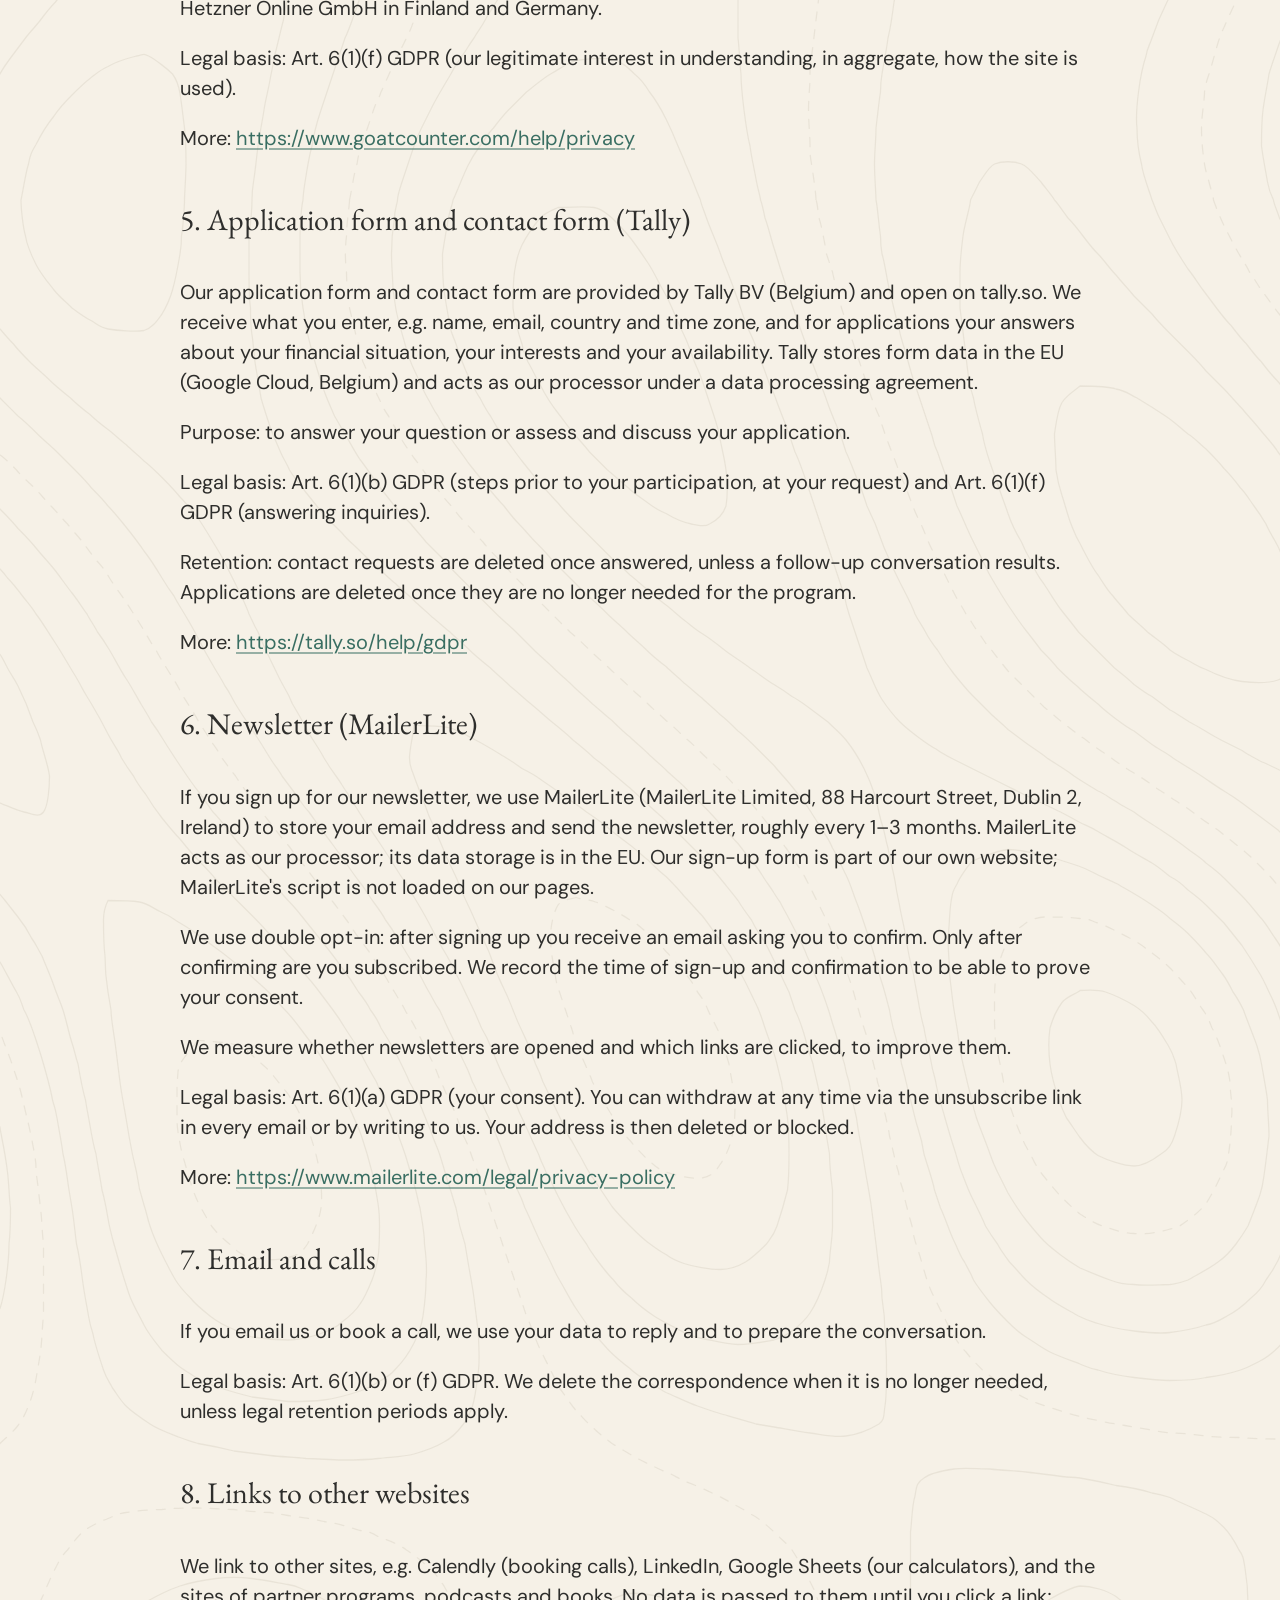
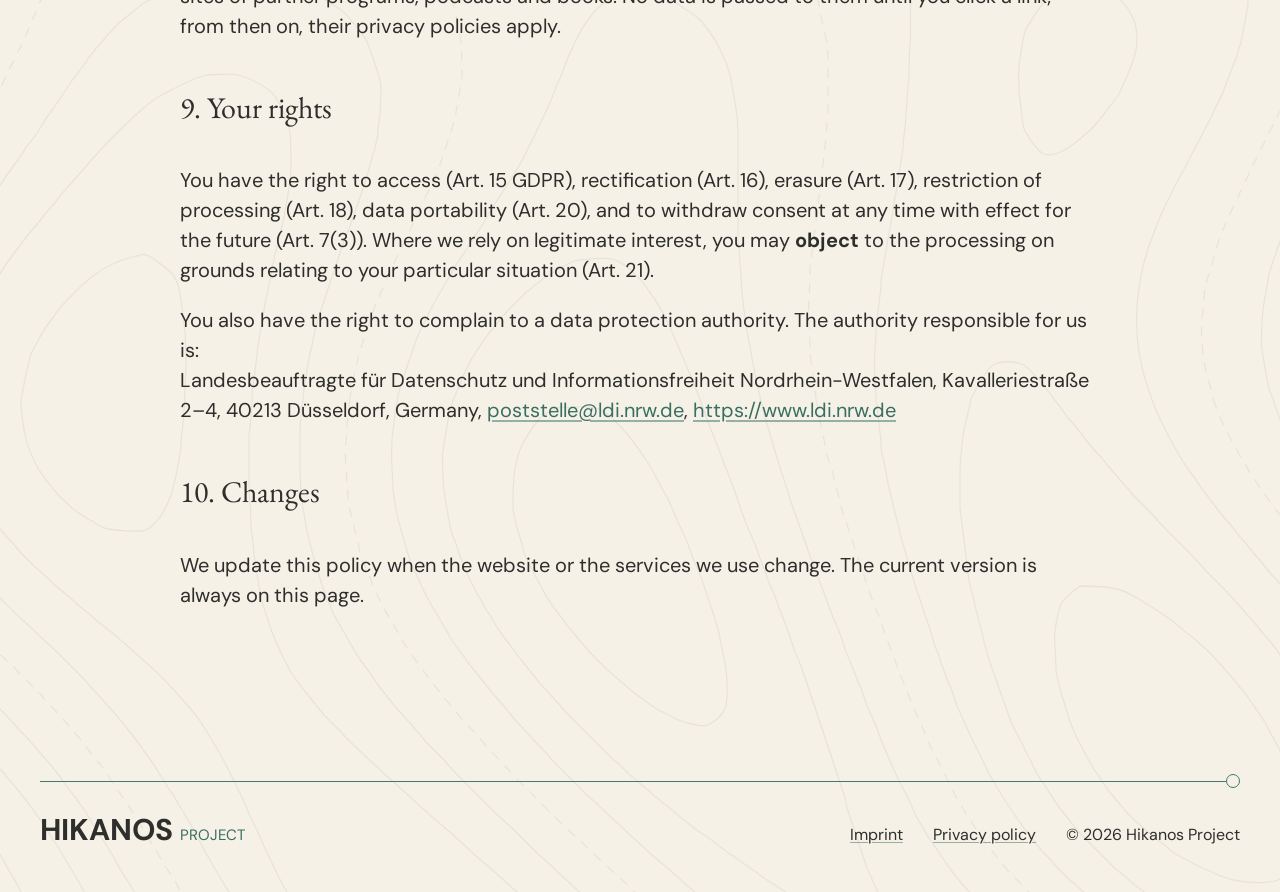
<file: privacy/index.html>
<!DOCTYPE html>
<html lang="en" data-theme="light">
<head>
  <meta charset="utf-8">
  <meta name="viewport" content="width=device-width, initial-scale=1">
  <title>Privacy policy | Hikanos Project</title>
  <meta name="description" content="How hikanos.org handles your data: no cookies, self-hosted fonts, and what happens when you apply, contact us or sign up for the newsletter.">
  <link rel="canonical" href="https://hikanos.org/privacy/">
  <link rel="preload" href="/fonts/eb-garamond-latin-wght-normal.woff2" as="font" type="font/woff2" crossorigin>
  <link rel="preload" href="/fonts/dm-sans-latin-wght-normal.woff2" as="font" type="font/woff2" crossorigin>
  <link rel="stylesheet" href="/css/pico.min.css">
  <link rel="stylesheet" href="/css/site.css">
  <script src="/js/menu.js" defer></script>
  <script data-goatcounter="https://hikanos.goatcounter.com/count" data-goatcounter-settings='{"path": "/privacy/"}' async src="/js/count.js"></script>

  <link rel="icon" href="/favicon.ico" sizes="48x48">
  <link rel="icon" href="/favicon.svg" type="image/svg+xml">
  <link rel="apple-touch-icon" href="/apple-touch-icon.png">
  <link rel="manifest" href="/site.webmanifest">
  <meta name="theme-color" content="#3F7A6D">
</head>
<body>
  <a class="skip-link" href="#main">Skip to content</a>

  <header class="site-header">
    <div class="container header-inner">
      <a class="wordmark wordmark-header" href="/#top" aria-label="Hikanos Project, home page">HIKANOS <span>PROJECT</span></a>
      <button class="menu-toggle" type="button" aria-controls="site-menu" aria-expanded="false" hidden>
        <span class="menu-toggle-bars" aria-hidden="true"></span>
        <span class="menu-toggle-label">Menu</span>
      </button>
      <nav id="site-menu" aria-label="Main">
        <ul>
          <li><a href="/#program">Program</a></li>
          <li><a href="/#take-aways">Take-aways</a></li>
          <li><a href="/#about">About</a></li>
          <li><a href="/#resources">Resources</a></li>
          <li><a href="/#contact">Contact</a></li>
          <li><a class="button" href="https://tally.so/r/pbjkqJ" target="_blank" rel="noopener">Apply</a></li>
        </ul>
      </nav>
    </div>
  </header>

  <main id="main" class="legal">
    <div class="container">
      <h1>Privacy policy</h1>
      <p class="updated">Last updated: October 13, 2026</p>

      <h2>1. Who is responsible</h2>
      <p>
        Friedrich Zwanzger<br>
        Am Küppershäuschen 2<br>
        42781 Haan, Germany<br>
        Email: <a href="&#109;&#97;&#105;&#108;&#116;&#111;&#58;&#104;&#101;&#108;&#108;&#111;&#64;&#104;&#105;&#107;&#97;&#110;&#111;&#115;&#46;&#111;&#114;&#103;">&#104;&#101;&#108;&#108;&#111;&#64;&#104;&#105;&#107;&#97;&#110;&#111;&#115;&#46;&#111;&#114;&#103;</a>
      </p>
      <p>Hikanos Project is currently run by Friedrich Zwanzger as a private person, until the non-profit legal entity is set up.</p>

      <h2>2. In short</h2>
      <ul>
        <li>This website uses <strong>no cookies</strong> and shows no cookie banner.</li>
        <li>Fonts are stored on our own server; no data goes to Google Fonts.</li>
        <li>We count visits with <strong>GoatCounter</strong>, which works without cookies and does not store IP addresses.</li>
        <li>Data you enter in our application form, contact form or newsletter sign-up is used only for that purpose and never sold or shared with financial advisors.</li>
      </ul>

      <h2>3. Hosting (GitHub Pages)</h2>
      <p>This website is hosted by GitHub (GitHub, Inc., USA; GitHub B.V., Prins Bernhardplein 200, 1097 JB Amsterdam, Netherlands). When you visit the site, GitHub logs your IP address for security purposes, whether or not you have a GitHub account. GitHub may process this data in the USA; GitHub participates in the EU-U.S. Data Privacy Framework.</p>
      <p>Legal basis: Art. 6(1)(f) GDPR (our legitimate interest in a secure, reliable website).</p>
      <p>More: GitHub Privacy Statement, <a href="https://docs.github.com/en/site-policy/privacy-policies/github-general-privacy-statement" target="_blank" rel="noopener">https://docs.github.com/en/site-policy/privacy-policies/github-general-privacy-statement</a></p>

      <h2>4. Visitor statistics (GoatCounter)</h2>
      <p>We use GoatCounter (operated by Martin Tournoij, Ireland) to count page views. GoatCounter uses no cookies or browser storage. Your IP address is used only to derive your country and is not stored; of your browser identification only the browser and operating system name are kept. A random ID linked to your visit is held in memory for up to eight hours. We see aggregate figures only (pages, referrers, browser, operating system, country, language, screen width). Data is stored on servers of Hetzner Online GmbH in Finland and Germany.</p>
      <p>Legal basis: Art. 6(1)(f) GDPR (our legitimate interest in understanding, in aggregate, how the site is used).</p>
      <p>More: <a href="https://www.goatcounter.com/help/privacy" target="_blank" rel="noopener">https://www.goatcounter.com/help/privacy</a></p>

      <h2>5. Application form and contact form (Tally)</h2>
      <p>Our application form and contact form are provided by Tally BV (Belgium) and open on tally.so. We receive what you enter, e.g. name, email, country and time zone, and for applications your answers about your financial situation, your interests and your availability. Tally stores form data in the EU (Google Cloud, Belgium) and acts as our processor under a data processing agreement.</p>
      <p>Purpose: to answer your question or assess and discuss your application.</p>
      <p>Legal basis: Art. 6(1)(b) GDPR (steps prior to your participation, at your request) and Art. 6(1)(f) GDPR (answering inquiries).</p>
      <p>Retention: contact requests are deleted once answered, unless a follow-up conversation results. Applications are deleted once they are no longer needed for the program.</p>
      <p>More: <a href="https://tally.so/help/gdpr" target="_blank" rel="noopener">https://tally.so/help/gdpr</a></p>

      <h2>6. Newsletter (MailerLite)</h2>
      <p>If you sign up for our newsletter, we use MailerLite (MailerLite Limited, 88 Harcourt Street, Dublin 2, Ireland) to store your email address and send the newsletter, roughly every 1–3 months. MailerLite acts as our processor; its data storage is in the EU. Our sign-up form is part of our own website; MailerLite's script is not loaded on our pages.</p>
      <p>We use double opt-in: after signing up you receive an email asking you to confirm. Only after confirming are you subscribed. We record the time of sign-up and confirmation to be able to prove your consent.</p>
      <p>We measure whether newsletters are opened and which links are clicked, to improve them.</p>
      <p>Legal basis: Art. 6(1)(a) GDPR (your consent). You can withdraw at any time via the unsubscribe link in every email or by writing to us. Your address is then deleted or blocked.</p>
      <p>More: <a href="https://www.mailerlite.com/legal/privacy-policy" target="_blank" rel="noopener">https://www.mailerlite.com/legal/privacy-policy</a></p>

      <h2>7. Email and calls</h2>
      <p>If you email us or book a call, we use your data to reply and to prepare the conversation.</p>
      <p>Legal basis: Art. 6(1)(b) or (f) GDPR. We delete the correspondence when it is no longer needed, unless legal retention periods apply.</p>

      <h2>8. Links to other websites</h2>
      <p>We link to other sites, e.g. Calendly (booking calls), LinkedIn, Google Sheets (our calculators), and the sites of partner programs, podcasts and books. No data is passed to them until you click a link; from then on, their privacy policies apply.</p>

      <h2>9. Your rights</h2>
      <p>You have the right to access (Art. 15 GDPR), rectification (Art. 16), erasure (Art. 17), restriction of processing (Art. 18), data portability (Art. 20), and to withdraw consent at any time with effect for the future (Art. 7(3)). Where we rely on legitimate interest, you may <strong>object</strong> to the processing on grounds relating to your particular situation (Art. 21).</p>
      <p>You also have the right to complain to a data protection authority. The authority responsible for us is:<br>
        Landesbeauftragte für Datenschutz und Informationsfreiheit Nordrhein-Westfalen, Kavalleriestraße 2–4, 40213 Düsseldorf, Germany, <a href="mailto:poststelle@ldi.nrw.de">poststelle@ldi.nrw.de</a>, <a href="https://www.ldi.nrw.de" target="_blank" rel="noopener">https://www.ldi.nrw.de</a></p>

      <h2>10. Changes</h2>
      <p>We update this policy when the website or the services we use change. The current version is always on this page.</p>
    </div>
  </main>

  <footer class="site-footer">
    <div class="container">
      <div class="footer-rule" aria-hidden="true"></div>
      <div class="footer-line">
        <a class="wordmark wordmark-footer" href="/#top" aria-label="Hikanos Project, home page">HIKANOS <span>PROJECT</span></a>
        <nav class="footer-links" aria-label="Legal">
          <a href="/imprint/">Imprint</a>
          <a href="/privacy/">Privacy policy</a>
          <small>© 2026 Hikanos Project</small>
        </nav>
      </div>
    </div>
  </footer>
  <div class="page-texture" aria-hidden="true"></div>
</body>
</html>
</file>
<file: css/site.css>
@font-face {
  font-family: "EB Garamond";
  font-style: normal;
  font-display: swap;
  font-weight: 400 800;
  src: url("/fonts/eb-garamond-latin-wght-normal.woff2") format("woff2-variations");
  unicode-range: U+0000-00FF, U+0131, U+0152-0153, U+02BB-02BC, U+02C6, U+02DA, U+02DC, U+0304, U+0308, U+0329, U+2000-206F, U+20AC, U+2122, U+2191, U+2193, U+2212, U+2215, U+FEFF, U+FFFD;
}
@font-face {
  font-family: "EB Garamond";
  font-style: normal;
  font-display: swap;
  font-weight: 400 800;
  src: url("/fonts/eb-garamond-latin-ext-wght-normal.woff2") format("woff2-variations");
  unicode-range: U+0100-02BA, U+02BD-02C5, U+02C7-02CC, U+02CE-02D7, U+02DD-02FF, U+0304, U+0308, U+0329, U+1D00-1DBF, U+1E00-1E9F, U+1EF2-1EFF, U+2020, U+20A0-20AB, U+20AD-20C0, U+2113, U+2C60-2C7F, U+A720-A7FF;
}
@font-face {
  font-family: "EB Garamond";
  font-style: normal;
  font-display: swap;
  font-weight: 400 800;
  src: url("/fonts/eb-garamond-greek-wght-normal.woff2") format("woff2-variations");
  unicode-range: U+0370-0377, U+037A-037F, U+0384-038A, U+038C, U+038E-03A1, U+03A3-03FF;
}
@font-face {
  font-family: "EB Garamond";
  font-style: normal;
  font-display: swap;
  font-weight: 400 800;
  src: url("/fonts/eb-garamond-greek-ext-wght-normal.woff2") format("woff2-variations");
  unicode-range: U+1F00-1FFF;
}
@font-face {
  font-family: "EB Garamond";
  font-style: italic;
  font-display: swap;
  font-weight: 400 800;
  src: url("/fonts/eb-garamond-latin-wght-italic.woff2") format("woff2-variations");
  unicode-range: U+0000-00FF, U+0131, U+0152-0153, U+02BB-02BC, U+02C6, U+02DA, U+02DC, U+0304, U+0308, U+0329, U+2000-206F, U+20AC, U+2122, U+2191, U+2193, U+2212, U+2215, U+FEFF, U+FFFD;
}
@font-face {
  font-family: "DM Sans";
  font-style: normal;
  font-display: swap;
  font-weight: 100 1000;
  src: url("/fonts/dm-sans-latin-wght-normal.woff2") format("woff2-variations");
  unicode-range: U+0000-00FF, U+0131, U+0152-0153, U+02BB-02BC, U+02C6, U+02DA, U+02DC, U+0304, U+0308, U+0329, U+2000-206F, U+20AC, U+2122, U+2191, U+2193, U+2212, U+2215, U+FEFF, U+FFFD;
}
@font-face {
  font-family: "DM Sans";
  font-style: normal;
  font-display: swap;
  font-weight: 100 1000;
  src: url("/fonts/dm-sans-latin-ext-wght-normal.woff2") format("woff2-variations");
  unicode-range: U+0100-02BA, U+02BD-02C5, U+02C7-02CC, U+02CE-02D7, U+02DD-02FF, U+0304, U+0308, U+0329, U+1D00-1DBF, U+1E00-1E9F, U+1EF2-1EFF, U+2020, U+20A0-20AB, U+20AD-20C0, U+2113, U+2C60-2C7F, U+A720-A7FF;
}
@font-face {
  font-family: "DM Sans";
  font-style: italic;
  font-display: swap;
  font-weight: 100 1000;
  src: url("/fonts/dm-sans-latin-wght-italic.woff2") format("woff2-variations");
  unicode-range: U+0000-00FF, U+0131, U+0152-0153, U+02BB-02BC, U+02C6, U+02DA, U+02DC, U+0304, U+0308, U+0329, U+2000-206F, U+20AC, U+2122, U+2191, U+2193, U+2212, U+2215, U+FEFF, U+FFFD;
}
:root {
  --ivory: #F6F1E7;
  --beige: #EDE6D8;
  --ink: #2E2E2C;
  --teal: #3F7A6D;
  --teal-text: #396E62;
  --forest: #2F4D3A;
  --white: #FFFFFF;
  --font-heading: "EB Garamond", Georgia, serif;
  --font-body: "DM Sans", Arial, sans-serif;
  --hairline: 1px solid var(--ink);
  --header-h: 4.75rem;
}
[data-theme="light"],
:root:not([data-theme="dark"]) {
  --pico-background-color: var(--ivory);
  --pico-color: var(--ink);
  --pico-h1-color: var(--ink);
  --pico-h2-color: var(--ink);
  --pico-h3-color: var(--ink);
  --pico-muted-color: var(--ink);
  --pico-primary: var(--teal-text);
  --pico-primary-hover: var(--forest);
  --pico-primary-underline: rgb(57 110 98 / 0.5);
  --pico-primary-hover-underline: var(--forest);
  --pico-primary-focus: rgb(63 122 109 / 0.35);
  --pico-primary-background: var(--teal);
  --pico-primary-hover-background: var(--forest);
  --pico-primary-border: var(--teal);
  --pico-primary-inverse: var(--white);
  --pico-muted-border-color: var(--ink);
  --pico-font-family: var(--font-body);
  --pico-font-family-sans-serif: var(--font-body);
  --pico-font-weight: 400;
  --pico-border-radius: 0;
  --pico-box-shadow: none;
}
html { scroll-behavior: auto; }
[tabindex="-1"]:focus { outline: none; }
body { background: var(--ivory); color: var(--ink); }
h1, h2, h3 {
  font-family: var(--font-heading);
  font-weight: 400;
  letter-spacing: 0;
}
h1 { font-weight: 500; }
h1 { font-size: clamp(2.1rem, 1.4rem + 3vw, 3.6rem); line-height: 1.12; }
.hero h1 { font-size: min(3.6rem, 8.2vw); }
.hero h1 .line { display: block; white-space: nowrap; }
h2 { font-size: clamp(1.8rem, 1.3rem + 2vw, 2.7rem); line-height: 1.15; }
h3 { font-size: clamp(1.4rem, 1.2rem + 1vw, 1.9rem); line-height: 1.2; }
.accent { color: var(--teal); }
.container > h2 + * { margin-top: 2rem; }
[id] { scroll-margin-top: calc(var(--header-h) + 0.5rem); }
.skip-link {
  position: absolute;
  left: 1rem;
  top: -10rem;
  z-index: 100;
  padding: 0.5rem 1rem;
  background: var(--ink);
  color: var(--white);
}
.skip-link:focus { top: 0.5rem; }
.button {
  display: inline-block;
  padding: 0.7rem 1.4rem;
  border: 1px solid var(--teal);
  background: var(--teal);
  color: var(--white);
  font-family: var(--font-body);
  font-size: 1rem;
  font-weight: 500;
  text-decoration: none;
  line-height: 1.3;
}
.button:hover,
.button:focus-visible { background: var(--forest); border-color: var(--forest); color: var(--white); }
.button.secondary { background: transparent; color: var(--teal-text); }
.button.secondary:hover,
.button.secondary:focus-visible { background: var(--teal); color: var(--white); }
.wordmark {
  font-family: var(--font-body);
  font-weight: 700;
  letter-spacing: 0;
  color: var(--ink);
  text-decoration: none;
  white-space: nowrap;
}
.wordmark span { font-size: 0.5em; line-height: 1; font-weight: 400; letter-spacing: 0; color: var(--teal-text); }
a.wordmark:hover { color: var(--ink); }
.wordmark-header { font-size: clamp(1.6rem, 1.25rem + 1.5vw, 2.2rem); line-height: 1.2; line-height: round(nearest, 1.2em, 1px); }
.wordmark-footer { font-size: 1.5rem; }
.site-header {
  position: sticky;
  top: 0;
  z-index: 50;
  padding-block: 0;
  background: var(--ivory);
  border-bottom: var(--hairline);
}
.header-inner {
  position: relative;
  display: flex;
  align-items: center;
  justify-content: space-between;
  gap: 1rem;
  padding-block: 0.85rem;
  padding-block: round(nearest, 0.85rem, 1px);
}
.site-header nav ul {
  display: flex;
  flex-wrap: wrap;
  align-items: center;
  gap: 0.25rem 1.5rem;
  margin: 0;
  padding: 0;
}
.site-header nav li { padding: 0; list-style: none; }
.site-header nav a:not(.button) {
  color: var(--ink);
  text-decoration: none;
  padding: 0.25rem 0;
  margin: 0;
  white-space: nowrap;
  transition: none;
}
.site-header nav a:not(.button):hover,
.site-header nav a:not(.button):focus-visible,
.site-header nav a:not(.button):active {
  color: var(--teal-text);
  text-decoration: underline;
  text-underline-offset: 0.3em;
}
.site-header nav .button { padding: 0.45rem 1.1rem; margin: 0; }
.menu-toggle {
  display: none;
  align-items: center;
  gap: 0.5rem;
  width: auto;
  margin: 0;
  padding: 0.5rem 0.75rem;
  background: transparent;
  border: var(--hairline);
  color: var(--ink);
  font-size: 0.95rem;
  line-height: round(nearest, 1.5em, 1px);
}
.menu-toggle:hover,
.menu-toggle:focus-visible { background: var(--beige); color: var(--ink); }
.menu-toggle-bars,
.menu-toggle-bars::before,
.menu-toggle-bars::after {
  display: block;
  width: 1.1rem;
  height: 2px;
  background: var(--ink);
}
.menu-toggle-bars { position: relative; }
.menu-toggle-bars::before,
.menu-toggle-bars::after { content: ""; position: absolute; left: 0; }
.menu-toggle-bars::before { top: -6px; }
.menu-toggle-bars::after { top: 6px; }
@media (max-width: 1023.98px) {
  .header-inner { flex-wrap: wrap; }
  .has-menu-js .header-inner { flex-wrap: nowrap; }
  .has-menu-js .menu-toggle:not([hidden]) { display: inline-flex; }
  .has-menu-js #site-menu {
    display: none;
    position: absolute;
    top: 100%;
    left: 0;
    right: 0;
    padding: 0 var(--pico-spacing) 1rem;
    background: var(--ivory);
    border-bottom: var(--hairline);
  }
  .has-menu-js .site-header.is-open #site-menu { display: block; }
  .has-menu-js .site-header.is-open #site-menu ul { flex-direction: column; align-items: stretch; gap: 0; }
  .has-menu-js .site-header.is-open #site-menu a:not(.button) {
    display: block;
    padding: 0.75rem 0;
    border-top: 1px solid var(--beige);
  }
  .has-menu-js .site-header.is-open #site-menu a:not(.button):is(:hover, :active, :focus-visible) {
    color: var(--teal-text);
    text-decoration: underline;
    text-underline-offset: 0.3em;
  }
  .has-menu-js .site-header.is-open #site-menu .button { display: block; text-align: center; margin-top: 0.75rem; }
}
main > section { position: relative; padding-block: clamp(3rem, 2rem + 4vw, 6rem); }
main > section:nth-of-type(even) { background-color: var(--beige); }
main > section > .container { position: relative; z-index: 1; }
body { position: relative; min-height: 100vh; }
.page-texture {
  position: absolute;
  z-index: 0;
  inset: 0;
  background: url("/assets/contours.svg") 0 0 / 1800px 1800px repeat;
  pointer-events: none;
}
@media (max-width: 767.98px) { .page-texture { background-size: 1100px 1100px; } }
main .container, .site-footer .container { position: relative; z-index: 1; }
.greek {
  font-family: var(--font-heading);
  line-height: 1;
  color: #E4DBC9;
  pointer-events: none;
  user-select: none;
  white-space: nowrap;
}
.greek::before { content: "\1F31\3BA\3B1\3BD\3CC\3C2" / ""; }
.hero { padding-block: clamp(4rem, 3rem + 6vw, 8rem); overflow: hidden; }
.lead { font-size: 1.15rem; max-width: 40rem; }
.nowrap-block { display: block; }
.actions { display: flex; flex-wrap: wrap; gap: 1rem; margin-top: 2rem; }
.greek-hero {
  position: absolute;
  z-index: 0;
  right: 3vw;
  bottom: 0.5rem;
  line-height: 1.25;
  font-size: clamp(5rem, 2rem + 12vw, 13rem);
  color: #EFE8DA;
}
.two-col { display: grid; gap: 2.5rem 4rem; }
@media (min-width: 768px) {
  .two-col { grid-template-columns: 1fr 1fr; grid-template-rows: auto 1fr auto; row-gap: 0; }
  .two-col > div { display: grid; grid-row: span 3; grid-template-rows: subgrid; }
}
h3.label {
  margin: 0 0 1rem;
  padding-bottom: 0.5rem;
  border-bottom: var(--hairline);
  font-family: var(--font-heading);
  font-size: clamp(1.6rem, 1.3rem + 1.2vw, 2.2rem);
  font-weight: 500;
  color: var(--teal);
}
ul.bullets { margin: 0; padding-left: 1.25rem; }
ul.bullets li { list-style: disc; margin-bottom: 0.6rem; }
ul.bullets li::marker { color: var(--teal); }
.conclusion { position: relative; margin: 2rem 0 0; padding-left: 2.25rem; font-size: 1.1rem; will-change: transform; }
.conclusion::before {
  content: "";
  position: absolute;
  left: 0;
  top: 0;
  width: 1.4em;
  height: 1lh;
  background: url("data:image/svg+xml,%3Csvg xmlns='http://www.w3.org/2000/svg' viewBox='0 0 28 12'%3E%3Cpath d='M1.5 6H25.5M19.5 1.5l6 4.5-6 4.5' fill='none' stroke='%233F7A6D' stroke-width='2.6' stroke-linecap='round' stroke-linejoin='round'/%3E%3C/svg%3E") left 0 top calc(50% - 0.04em) / 1.35em auto no-repeat;
}
.claim {
  max-width: 38ch;
  font-family: var(--font-body);
  font-weight: 500;
  font-size: clamp(1.4rem, 1.1rem + 1.4vw, 2.1rem);
  line-height: 1.3;
}
.claim .accent { color: var(--teal-text); }
@media (min-width: 1024px) { .claim .phrase { display: inline-block; } }
.why-grid { display: grid; gap: 1.5rem 3rem; align-items: center; margin-top: 3rem; }
@media (min-width: 768px) { .why-grid { grid-template-columns: auto 1fr; } }
.definition { margin: 0; font-size: 0.95rem; line-height: 1.8; }
.greek-why { font-size: clamp(6rem, 3rem + 12vw, 14rem); }
ol.numbered { counter-reset: num; display: grid; gap: 2rem; padding: 0; margin: 0; }
ol.numbered li {
  counter-increment: num;
  list-style: none;
  margin: 0;
  padding-top: 1rem;
  border-top: var(--hairline);
}
ol.numbered li::before {
  content: counter(num, decimal-leading-zero);
  display: block;
  margin-bottom: 0.75rem;
  font-size: 1.6rem;
  font-weight: 600;
  color: var(--teal);
}
ol.numbered strong { display: block; margin-bottom: 0.4rem; font-size: 1.15rem; font-weight: 600; color: var(--teal-text); }
#take-aways ol.numbered strong { font-size: 1.3rem; }
ol.numbered span { display: block; }
@media (min-width: 768px) {
  ol.numbered { grid-template-columns: repeat(3, 1fr); grid-template-rows: auto auto 1fr; column-gap: 2rem; row-gap: 0; }
  ol.numbered li { display: grid; grid-row: span 3; grid-template-rows: subgrid; }
  ol.numbered li::before, ol.numbered strong { margin-bottom: 0.6rem; }
}
ul.stats { display: grid; gap: 2rem; padding: 0; margin: 0; }
@media (min-width: 768px) { ul.stats { grid-template-columns: repeat(3, 1fr); } }
ul.stats li { list-style: none; margin: 0; }
.stat-number {
  display: block;
  font-family: var(--font-body);
  font-weight: 400;
  font-size: clamp(4rem, 3rem + 4vw, 6rem);
  line-height: 1;
  color: var(--teal);
}
ul.stats strong { display: block; margin: 1rem 0 0.4rem; font-size: 1.1rem; }
ul.stats span:not(.stat-number) { display: block; }
.free { margin: 3rem 0 0; padding: 1.75rem 0 0; border-top: 1px solid rgb(46 46 44 / 0.35); }
.free strong {
  display: block;
  font-family: var(--font-heading);
  font-size: clamp(1.5rem, 1.2rem + 1vw, 2rem);
  font-weight: 500;
  line-height: 1.15;
  color: var(--ink);
}
.free span { display: block; margin-top: 0.5rem; font-family: var(--font-heading); font-size: 1.3rem; color: var(--teal-text); }
h3.subsection { margin-top: 4rem; padding-top: 3rem; border-top: var(--hairline); }
#program h2 + .stats { margin-top: 3rem; }
table { width: 100%; border-collapse: collapse; }
th, td {
  padding: 0.85rem 1rem 0.85rem 0;
  vertical-align: top;
  text-align: left;
  background: transparent;
  border-bottom: 1px solid rgb(46 46 44 / 0.3);
}
thead th {
  font-size: 0.8rem;
  font-weight: 700;
  letter-spacing: 0.06em;
  text-transform: uppercase;
  color: var(--teal-text);
  border-bottom: var(--hairline);
}
.outline tbody th { font-size: 1.6rem; font-weight: 400; color: var(--teal); white-space: nowrap; }
.outline td:first-of-type { white-space: nowrap; }
.outline tr.one-on-one td { color: var(--teal-text); }
.outline tbody tr:last-child th { font-size: 1.1rem; font-weight: 700; color: var(--teal-text); }
.note { margin-top: 3rem; padding: 1.5rem; background: var(--ivory); border: 1px solid rgb(46 46 44 / 0.2); }
.note p { margin: 0; }
.note strong { display: block; margin-bottom: 0.4rem; color: var(--teal-text); font-size: 1.1rem; }
.about { display: grid; gap: 2rem 3rem; align-items: start; }
@media (min-width: 768px) {
  .about { grid-template-columns: 250px 1fr; }
  .portrait { grid-row: span 2; }
}
@media (min-width: 768px) and (max-width: 1023.98px) {
  .portrait { grid-row: auto; }
  .logo-row { grid-column: 1 / -1; }
}
.portrait { margin: 0; }
.portrait img { display: block; width: 250px; max-width: 100%; height: auto; background: var(--white); }
.portrait figcaption { margin-top: 0.75rem; }
.portrait .name { display: block; font-family: var(--font-heading); font-size: 1.5rem; font-weight: 500; }
.facts { border-top: 1px solid rgb(46 46 44 / 0.3); }
.facts th { width: 40%; font-weight: 700; }
.logo-row {
  --s: 1;
  display: flex;
  flex-wrap: wrap;
  justify-content: center;
  align-items: center;
  gap: 1.25rem 1.75rem;
  padding: 0;
  margin: 0;
}
.logo-row li { list-style: none; margin: 0; }
.logo-row img { display: block; width: auto; }
.logo-row img[src*="founders-pledge"] { height: calc(34px * var(--s)); }
.logo-row img[src*="long-angle"] { height: calc(18px * var(--s)); }
.logo-row img[src*="valorian"] { height: calc(30px * var(--s)); }
.logo-row img[src*="pef"] { height: calc(24px * var(--s)); }
.logo-row img[src*="giving-what-we-can"] { height: calc(32px * var(--s)); }
.logo-row .logo-break { display: none; }
@media (max-width: 767.98px) {
  .logo-row { --s: 0.85; gap: 1.25rem 1.5rem; }
  .logo-row .logo-break { display: block; flex-basis: 100%; height: 0; }
}
@media (min-width: 1024px) and (max-width: 1279.98px) {
  .logo-row { --s: 0.85; gap: 1rem 1.25rem; }
}
.ecosystem { display: grid; gap: 2.5rem 4rem; padding: 0; margin: 2rem 0 0; }
@media (min-width: 768px) { .ecosystem { grid-template-columns: 1fr 1fr; } }
.ecosystem li { list-style: none; margin: 0; padding-top: 1.25rem; border-top: 1px solid rgb(46 46 44 / 0.4); }
.eco-logo { display: flex; align-items: center; height: 48px; margin-bottom: 1rem; }
.eco-logo img { width: auto; height: 48px; max-width: 100%; object-fit: contain; object-position: left; }
.eco-wordmark { display: block; line-height: 48px; font-size: 1.75rem; text-transform: uppercase; }
.ecosystem dl { display: grid; grid-template-columns: 3.5rem 1fr; gap: 0.35rem 0.5rem; margin: 0; }
.ecosystem dt {
  font-size: 0.8rem; font-weight: 700; letter-spacing: 0.06em; text-transform: uppercase; color: var(--teal-text);
  line-height: 1.6rem;
}
.ecosystem dd { margin: 0; font-size: 0.9rem; line-height: 1.6rem; }
.res-head, .res-group { display: grid; gap: 0.35rem 1.5rem; }
@media (min-width: 768px) {
  .res-head, .res-group { grid-template-columns: 11rem 1fr 16rem; }
}
.res-head {
  padding-bottom: 0.6rem;
  border-bottom: var(--hairline);
  font-size: 0.8rem;
  font-weight: 700;
  letter-spacing: 0.06em;
  text-transform: uppercase;
  color: var(--teal-text);
}
.res-groups, .res-items { padding: 0; margin: 0; }
.res-groups > li, .res-items > li { list-style: none; margin: 0; }
.res-group { align-items: center; padding: 1rem 0; border-bottom: 1px solid rgb(46 46 44 / 0.3); }
.res-type { align-self: start; font-weight: 700; }
.res-items li + li { margin-top: 0.6rem; }
@media (max-width: 767.98px) {
  .res-head { display: none; }
  .res-type { font-size: 0.8rem; letter-spacing: 0.06em; text-transform: uppercase; color: var(--teal-text); }
  .res-note { margin-top: 0.25rem; font-size: 0.95rem; }
}
.next-steps { display: grid; gap: 2rem clamp(2rem, 6vw - 1rem, 4rem); padding: 0; margin: 0; }
@media (min-width: 768px) { .next-steps { grid-template-columns: 1fr 1fr; } }
.next-steps li { display: flex; flex-direction: column; list-style: none; margin: 0; padding-top: 1.25rem; border-top: var(--hairline); }
.next-steps li > p:last-child { display: flex; margin-top: auto; margin-bottom: 0; }
.next-steps .button { margin: 0; }
@media (min-width: 768px) and (max-width: 1023.98px) { .next-steps h3 + p { font-size: 0.94rem; } }
.next-steps h3, .contact h3 { margin-top: 0; font-family: var(--font-body); font-weight: 500; font-size: 1.35rem; color: var(--teal-text); }
.contact h3 { color: var(--ink); }
.contact {
  display: grid;
  gap: 1rem 3rem;
  margin-top: 4rem;
  grid-template-areas: "intro" "greek" "details";
}
@media (min-width: 768px) {
  .contact { grid-template-columns: auto 1fr; grid-template-areas: "intro greek" "details greek"; align-items: end; }
}
.contact-intro { grid-area: intro; }
.contact-details { grid-area: details; }
.greek-contact { grid-area: greek; font-size: clamp(5rem, 2rem + 10vw, 12rem); }
.contact h3 { margin: 0; }
.happy {
  margin: 0.25rem 0 1.25rem;
  font-family: var(--font-heading);
  font-size: clamp(1.8rem, 1.4rem + 1.5vw, 2.4rem);
  line-height: 1.15;
  color: var(--teal);
}
.contact-actions { display: flex; flex-wrap: wrap; gap: 0.75rem; margin-bottom: 0; }
.contact .name { font-family: var(--font-heading); font-size: 1.5rem; margin-bottom: 0.5rem; }
.contact ul { padding: 0; margin: 0; }
.contact li { list-style: none; margin: 0 0 0.25rem; }
@media (max-width: 767.98px) {
  .outline thead { position: absolute; width: 1px; height: 1px; overflow: hidden; clip: rect(0 0 0 0); }
  .outline, .outline tbody, .outline tr, .outline th, .outline td,
  .facts, .facts tbody, .facts tr, .facts th, .facts td { display: block; width: auto; }
  .outline th, .outline td, .facts th, .facts td { padding: 0.15rem 0; border: 0; }
  .outline tr { padding: 0.75rem 0; border-bottom: 1px solid rgb(46 46 44 / 0.3); }
  .outline tr.month-start { border-top: var(--hairline); }
  .outline tbody th,
  .outline tbody tr:last-child th { padding-top: 0.25rem; font-size: 1.25rem; font-weight: 400; line-height: 1.3; color: var(--teal-text); }
  .outline tbody tr:last-child { margin-top: 2rem; border-bottom: var(--hairline); }
  .outline tbody tr:nth-last-child(2) { border-bottom: 0; }
  .outline th.month::before { content: "Month "; }
  .outline td:first-of-type { font-weight: 700; }
  .facts tr { padding: 0.75rem 0; border-bottom: 1px solid rgb(46 46 44 / 0.3); }
}
.site-footer { padding-block: 3rem 2rem; }
.footer-rule {
  position: relative;
  height: 1px;
  margin-right: 0.7rem;
  background: var(--teal);
}
.footer-rule::after {
  content: "";
  position: absolute;
  right: -0.7rem;
  top: -0.35rem;
  width: 0.7rem;
  height: 0.7rem;
  border: 1px solid var(--teal);
  border-radius: 50%;
  background: var(--ivory);
}
.footer-line {
  display: flex;
  flex-wrap: wrap;
  justify-content: space-between;
  align-items: baseline;
  gap: 0.5rem 1.5rem;
  margin-top: 1.25rem;
}
.footer-links { display: flex; flex-wrap: wrap; align-items: baseline; gap: 0.5rem 1.5rem; }
.footer-links a, .footer-links small { color: var(--ink); font-size: 0.8rem; }
.footer-links a:hover, .footer-links a:focus-visible { color: var(--teal-text); }
main.legal { padding-block: clamp(3rem, 2rem + 4vw, 5rem); }
main.legal .container { max-width: 46rem; }
main.legal h1 { font-size: clamp(2rem, 1.5rem + 2vw, 2.8rem); margin-bottom: 1.5rem; }
main.legal h2 { font-size: 1.5rem; margin-top: 2.5rem; }
main.legal .updated { color: var(--teal-text); font-size: 0.95rem; }
main.legal a:not(.button) { overflow-wrap: anywhere; }
[data-theme="light"] {
  --pico-modal-overlay-background-color: rgb(46 46 44 / 0.45);
  --pico-modal-overlay-backdrop-filter: none;
}
.newsletter > form,
.newsletter > .newsletter-done {
  width: min(32rem, calc(100% - 2rem));
  max-height: calc(100% - 2rem);
  overflow-y: auto;
  margin: 0;
  padding: clamp(1.25rem, 1rem + 2vw, 2.25rem);
  background: var(--ivory);
  border: var(--hairline);
}
.newsletter h2 { font-size: 1.9rem; margin-bottom: 0.75rem; }
.newsletter label { font-weight: 500; }
.newsletter input[type="email"] { margin-bottom: 0.75rem; background: var(--white); border-color: var(--ink); }
.newsletter .consent { font-size: 0.75rem; line-height: 1.45; }
.newsletter-actions { display: flex; flex-wrap: wrap; gap: 0.75rem; margin: 1rem 0 0; }
.newsletter-actions .button, .newsletter-done .button { width: auto; margin: 0; }
.newsletter-status { min-height: 1.5em; margin: 0.75rem 0 0; font-size: 0.9rem; }
.newsletter-status.is-error { color: #9A3324; }
.hp { position: absolute; left: -10000px; width: 1px; height: 1px; overflow: hidden; }
.core { margin: 2rem 0 0; }
.core-stage { position: relative; max-width: 44rem; margin: 0 auto; }
.core-art { display: block; width: 100%; height: auto; color: var(--ink); }
.core-arc { fill: none; stroke: var(--ink); stroke-width: 1.4; }
.core-disc { fill: var(--teal); }
.core-items { padding: 0; margin: 0; }
.core-items li { list-style: none; margin: 0; text-align: center; }
.core-items strong { display: block; font-size: 1.15rem; font-weight: 700; }
.core-items span:not(.caps) { display: block; font-size: 0.9rem; }
@media (min-width: 768px) {
  .core-stage { max-width: min(44rem, 74%); }
  .core-items li { position: absolute; width: max-content; max-width: 40%; }
  .core-items .core-having { left: 50%; transform: translateX(-50%); bottom: calc(100% - 107 / 580 * 100%); }
  .core-items .core-feeling { right: calc(100% - 209 / 640 * 100%); top: calc(464 / 580 * 100%); text-align: right; }
  .core-items .core-doing { left: calc(431 / 640 * 100%); top: calc(464 / 580 * 100%); text-align: left; }
}
@media (max-width: 767.98px) {
  .core-art { max-width: 20rem; margin: 0 auto; }
  .core-items { display: grid; gap: 1rem; margin-top: 0.5rem; }
}
</file>
<file: css/pico.min.css>
@charset "UTF-8";/*!
 * Pico CSS ✨ v2.1.1 (https://picocss.com)
 * Copyright 2019-2025 - Licensed under MIT
 */:host,:root{--pico-font-family-emoji:"Apple Color Emoji","Segoe UI Emoji","Segoe UI Symbol","Noto Color Emoji";--pico-font-family-sans-serif:system-ui,"Segoe UI",Roboto,Oxygen,Ubuntu,Cantarell,Helvetica,Arial,"Helvetica Neue",sans-serif,var(--pico-font-family-emoji);--pico-font-family-monospace:ui-monospace,SFMono-Regular,"SF Mono",Menlo,Consolas,"Liberation Mono",monospace,var(--pico-font-family-emoji);--pico-font-family:var(--pico-font-family-sans-serif);--pico-line-height:1.5;--pico-font-weight:400;--pico-font-size:100%;--pico-text-underline-offset:0.1rem;--pico-border-radius:0.25rem;--pico-border-width:0.0625rem;--pico-outline-width:0.125rem;--pico-transition:0.2s ease-in-out;--pico-spacing:1rem;--pico-typography-spacing-vertical:1rem;--pico-block-spacing-vertical:var(--pico-spacing);--pico-block-spacing-horizontal:var(--pico-spacing);--pico-grid-column-gap:var(--pico-spacing);--pico-grid-row-gap:var(--pico-spacing);--pico-form-element-spacing-vertical:0.75rem;--pico-form-element-spacing-horizontal:1rem;--pico-group-box-shadow:0 0 0 rgba(0, 0, 0, 0);--pico-group-box-shadow-focus-with-button:0 0 0 var(--pico-outline-width) var(--pico-primary-focus);--pico-group-box-shadow-focus-with-input:0 0 0 0.0625rem var(--pico-form-element-border-color);--pico-modal-overlay-backdrop-filter:blur(0.375rem);--pico-nav-element-spacing-vertical:1rem;--pico-nav-element-spacing-horizontal:0.5rem;--pico-nav-link-spacing-vertical:0.5rem;--pico-nav-link-spacing-horizontal:0.5rem;--pico-nav-breadcrumb-divider:">";--pico-icon-checkbox:url("data:image/svg+xml,%3Csvg xmlns='http://www.w3.org/2000/svg' width='24' height='24' viewBox='0 0 24 24' fill='none' stroke='rgb(255, 255, 255)' stroke-width='4' stroke-linecap='round' stroke-linejoin='round'%3E%3Cpolyline points='20 6 9 17 4 12'%3E%3C/polyline%3E%3C/svg%3E");--pico-icon-minus:url("data:image/svg+xml,%3Csvg xmlns='http://www.w3.org/2000/svg' width='24' height='24' viewBox='0 0 24 24' fill='none' stroke='rgb(255, 255, 255)' stroke-width='4' stroke-linecap='round' stroke-linejoin='round'%3E%3Cline x1='5' y1='12' x2='19' y2='12'%3E%3C/line%3E%3C/svg%3E");--pico-icon-chevron:url("data:image/svg+xml,%3Csvg xmlns='http://www.w3.org/2000/svg' width='24' height='24' viewBox='0 0 24 24' fill='none' stroke='rgb(136, 145, 164)' stroke-width='2' stroke-linecap='round' stroke-linejoin='round'%3E%3Cpolyline points='6 9 12 15 18 9'%3E%3C/polyline%3E%3C/svg%3E");--pico-icon-date:url("data:image/svg+xml,%3Csvg xmlns='http://www.w3.org/2000/svg' width='24' height='24' viewBox='0 0 24 24' fill='none' stroke='rgb(136, 145, 164)' stroke-width='2' stroke-linecap='round' stroke-linejoin='round'%3E%3Crect x='3' y='4' width='18' height='18' rx='2' ry='2'%3E%3C/rect%3E%3Cline x1='16' y1='2' x2='16' y2='6'%3E%3C/line%3E%3Cline x1='8' y1='2' x2='8' y2='6'%3E%3C/line%3E%3Cline x1='3' y1='10' x2='21' y2='10'%3E%3C/line%3E%3C/svg%3E");--pico-icon-time:url("data:image/svg+xml,%3Csvg xmlns='http://www.w3.org/2000/svg' width='24' height='24' viewBox='0 0 24 24' fill='none' stroke='rgb(136, 145, 164)' stroke-width='2' stroke-linecap='round' stroke-linejoin='round'%3E%3Ccircle cx='12' cy='12' r='10'%3E%3C/circle%3E%3Cpolyline points='12 6 12 12 16 14'%3E%3C/polyline%3E%3C/svg%3E");--pico-icon-search:url("data:image/svg+xml,%3Csvg xmlns='http://www.w3.org/2000/svg' width='24' height='24' viewBox='0 0 24 24' fill='none' stroke='rgb(136, 145, 164)' stroke-width='1.5' stroke-linecap='round' stroke-linejoin='round'%3E%3Ccircle cx='11' cy='11' r='8'%3E%3C/circle%3E%3Cline x1='21' y1='21' x2='16.65' y2='16.65'%3E%3C/line%3E%3C/svg%3E");--pico-icon-close:url("data:image/svg+xml,%3Csvg xmlns='http://www.w3.org/2000/svg' width='24' height='24' viewBox='0 0 24 24' fill='none' stroke='rgb(136, 145, 164)' stroke-width='3' stroke-linecap='round' stroke-linejoin='round'%3E%3Cline x1='18' y1='6' x2='6' y2='18'%3E%3C/line%3E%3Cline x1='6' y1='6' x2='18' y2='18'%3E%3C/line%3E%3C/svg%3E");--pico-icon-loading:url("data:image/svg+xml,%3Csvg fill='none' height='24' width='24' viewBox='0 0 24 24' xmlns='http://www.w3.org/2000/svg' %3E%3Cstyle%3E g %7B animation: rotate 2s linear infinite; transform-origin: center center; %7D circle %7B stroke-dasharray: 75,100; stroke-dashoffset: -5; animation: dash 1.5s ease-in-out infinite; stroke-linecap: round; %7D @keyframes rotate %7B 0%25 %7B transform: rotate(0deg); %7D 100%25 %7B transform: rotate(360deg); %7D %7D @keyframes dash %7B 0%25 %7B stroke-dasharray: 1,100; stroke-dashoffset: 0; %7D 50%25 %7B stroke-dasharray: 44.5,100; stroke-dashoffset: -17.5; %7D 100%25 %7B stroke-dasharray: 44.5,100; stroke-dashoffset: -62; %7D %7D %3C/style%3E%3Cg%3E%3Ccircle cx='12' cy='12' r='10' fill='none' stroke='rgb(136, 145, 164)' stroke-width='4' /%3E%3C/g%3E%3C/svg%3E")}@media (min-width:576px){:host,:root{--pico-font-size:106.25%}}@media (min-width:768px){:host,:root{--pico-font-size:112.5%}}@media (min-width:1024px){:host,:root{--pico-font-size:118.75%}}@media (min-width:1280px){:host,:root{--pico-font-size:125%}}@media (min-width:1536px){:host,:root{--pico-font-size:131.25%}}a{--pico-text-decoration:underline}a.contrast,a.secondary{--pico-text-decoration:underline}small{--pico-font-size:0.875em}h1,h2,h3,h4,h5,h6{--pico-font-weight:700}h1{--pico-font-size:2rem;--pico-line-height:1.125;--pico-typography-spacing-top:3rem}h2{--pico-font-size:1.75rem;--pico-line-height:1.15;--pico-typography-spacing-top:2.625rem}h3{--pico-font-size:1.5rem;--pico-line-height:1.175;--pico-typography-spacing-top:2.25rem}h4{--pico-font-size:1.25rem;--pico-line-height:1.2;--pico-typography-spacing-top:1.874rem}h5{--pico-font-size:1.125rem;--pico-line-height:1.225;--pico-typography-spacing-top:1.6875rem}h6{--pico-font-size:1rem;--pico-line-height:1.25;--pico-typography-spacing-top:1.5rem}tfoot td,tfoot th,thead td,thead th{--pico-font-weight:600;--pico-border-width:0.1875rem}code,kbd,pre,samp{--pico-font-family:var(--pico-font-family-monospace)}kbd{--pico-font-weight:bolder}:where(select,textarea),input:not([type=submit],[type=button],[type=reset],[type=checkbox],[type=radio],[type=file]){--pico-outline-width:0.0625rem}[type=search]{--pico-border-radius:5rem}[type=checkbox],[type=radio]{--pico-border-width:0.125rem}[type=checkbox][role=switch]{--pico-border-width:0.1875rem}details.dropdown summary:not([role=button]){--pico-outline-width:0.0625rem}nav details.dropdown summary:focus-visible{--pico-outline-width:0.125rem}[role=search]{--pico-border-radius:5rem}[role=group]:has(button.secondary:focus,[type=submit].secondary:focus,[type=button].secondary:focus,[role=button].secondary:focus),[role=search]:has(button.secondary:focus,[type=submit].secondary:focus,[type=button].secondary:focus,[role=button].secondary:focus){--pico-group-box-shadow-focus-with-button:0 0 0 var(--pico-outline-width) var(--pico-secondary-focus)}[role=group]:has(button.contrast:focus,[type=submit].contrast:focus,[type=button].contrast:focus,[role=button].contrast:focus),[role=search]:has(button.contrast:focus,[type=submit].contrast:focus,[type=button].contrast:focus,[role=button].contrast:focus){--pico-group-box-shadow-focus-with-button:0 0 0 var(--pico-outline-width) var(--pico-contrast-focus)}[role=group] [role=button],[role=group] [type=button],[role=group] [type=submit],[role=group] button,[role=search] [role=button],[role=search] [type=button],[role=search] [type=submit],[role=search] button{--pico-form-element-spacing-horizontal:2rem}details summary[role=button]:not(.outline)::after{filter:brightness(0) invert(1)}[aria-busy=true]:not(input,select,textarea):is(button,[type=submit],[type=button],[type=reset],[role=button]):not(.outline)::before{filter:brightness(0) invert(1)}:host(:not([data-theme=dark])),:root:not([data-theme=dark]),[data-theme=light]{color-scheme:light;--pico-background-color:#fff;--pico-color:#373c44;--pico-text-selection-color:rgba(2, 154, 232, 0.25);--pico-muted-color:#646b79;--pico-muted-border-color:rgb(231, 234, 239.5);--pico-primary:#0172ad;--pico-primary-background:#0172ad;--pico-primary-border:var(--pico-primary-background);--pico-primary-underline:rgba(1, 114, 173, 0.5);--pico-primary-hover:#015887;--pico-primary-hover-background:#02659a;--pico-primary-hover-border:var(--pico-primary-hover-background);--pico-primary-hover-underline:var(--pico-primary-hover);--pico-primary-focus:rgba(2, 154, 232, 0.5);--pico-primary-inverse:#fff;--pico-secondary:#5d6b89;--pico-secondary-background:#525f7a;--pico-secondary-border:var(--pico-secondary-background);--pico-secondary-underline:rgba(93, 107, 137, 0.5);--pico-secondary-hover:#48536b;--pico-secondary-hover-background:#48536b;--pico-secondary-hover-border:var(--pico-secondary-hover-background);--pico-secondary-hover-underline:var(--pico-secondary-hover);--pico-secondary-focus:rgba(93, 107, 137, 0.25);--pico-secondary-inverse:#fff;--pico-contrast:#181c25;--pico-contrast-background:#181c25;--pico-contrast-border:var(--pico-contrast-background);--pico-contrast-underline:rgba(24, 28, 37, 0.5);--pico-contrast-hover:#000;--pico-contrast-hover-background:#000;--pico-contrast-hover-border:var(--pico-contrast-hover-background);--pico-contrast-hover-underline:var(--pico-secondary-hover);--pico-contrast-focus:rgba(93, 107, 137, 0.25);--pico-contrast-inverse:#fff;--pico-box-shadow:0.0145rem 0.029rem 0.174rem rgba(129, 145, 181, 0.01698),0.0335rem 0.067rem 0.402rem rgba(129, 145, 181, 0.024),0.0625rem 0.125rem 0.75rem rgba(129, 145, 181, 0.03),0.1125rem 0.225rem 1.35rem rgba(129, 145, 181, 0.036),0.2085rem 0.417rem 2.502rem rgba(129, 145, 181, 0.04302),0.5rem 1rem 6rem rgba(129, 145, 181, 0.06),0 0 0 0.0625rem rgba(129, 145, 181, 0.015);--pico-h1-color:#2d3138;--pico-h2-color:#373c44;--pico-h3-color:#424751;--pico-h4-color:#4d535e;--pico-h5-color:#5c6370;--pico-h6-color:#646b79;--pico-mark-background-color:rgb(252.5, 230.5, 191.5);--pico-mark-color:#0f1114;--pico-ins-color:rgb(28.5, 105.5, 84);--pico-del-color:rgb(136, 56.5, 53);--pico-blockquote-border-color:var(--pico-muted-border-color);--pico-blockquote-footer-color:var(--pico-muted-color);--pico-button-box-shadow:0 0 0 rgba(0, 0, 0, 0);--pico-button-hover-box-shadow:0 0 0 rgba(0, 0, 0, 0);--pico-table-border-color:var(--pico-muted-border-color);--pico-table-row-stripped-background-color:rgba(111, 120, 135, 0.0375);--pico-code-background-color:rgb(243, 244.5, 246.75);--pico-code-color:#646b79;--pico-code-kbd-background-color:var(--pico-color);--pico-code-kbd-color:var(--pico-background-color);--pico-form-element-background-color:rgb(251, 251.5, 252.25);--pico-form-element-selected-background-color:#dfe3eb;--pico-form-element-border-color:#cfd5e2;--pico-form-element-color:#23262c;--pico-form-element-placeholder-color:var(--pico-muted-color);--pico-form-element-active-background-color:#fff;--pico-form-element-active-border-color:var(--pico-primary-border);--pico-form-element-focus-color:var(--pico-primary-border);--pico-form-element-disabled-opacity:0.5;--pico-form-element-invalid-border-color:rgb(183.5, 105.5, 106.5);--pico-form-element-invalid-active-border-color:rgb(200.25, 79.25, 72.25);--pico-form-element-invalid-focus-color:var(--pico-form-element-invalid-active-border-color);--pico-form-element-valid-border-color:rgb(76, 154.5, 137.5);--pico-form-element-valid-active-border-color:rgb(39, 152.75, 118.75);--pico-form-element-valid-focus-color:var(--pico-form-element-valid-active-border-color);--pico-switch-background-color:#bfc7d9;--pico-switch-checked-background-color:var(--pico-primary-background);--pico-switch-color:#fff;--pico-switch-thumb-box-shadow:0 0 0 rgba(0, 0, 0, 0);--pico-range-border-color:#dfe3eb;--pico-range-active-border-color:#bfc7d9;--pico-range-thumb-border-color:var(--pico-background-color);--pico-range-thumb-color:var(--pico-secondary-background);--pico-range-thumb-active-color:var(--pico-primary-background);--pico-accordion-border-color:var(--pico-muted-border-color);--pico-accordion-active-summary-color:var(--pico-primary-hover);--pico-accordion-close-summary-color:var(--pico-color);--pico-accordion-open-summary-color:var(--pico-muted-color);--pico-card-background-color:var(--pico-background-color);--pico-card-border-color:var(--pico-muted-border-color);--pico-card-box-shadow:var(--pico-box-shadow);--pico-card-sectioning-background-color:rgb(251, 251.5, 252.25);--pico-dropdown-background-color:#fff;--pico-dropdown-border-color:#eff1f4;--pico-dropdown-box-shadow:var(--pico-box-shadow);--pico-dropdown-color:var(--pico-color);--pico-dropdown-hover-background-color:#eff1f4;--pico-loading-spinner-opacity:0.5;--pico-modal-overlay-background-color:rgba(232, 234, 237, 0.75);--pico-progress-background-color:#dfe3eb;--pico-progress-color:var(--pico-primary-background);--pico-tooltip-background-color:var(--pico-contrast-background);--pico-tooltip-color:var(--pico-contrast-inverse);--pico-icon-valid:url("data:image/svg+xml,%3Csvg xmlns='http://www.w3.org/2000/svg' width='24' height='24' viewBox='0 0 24 24' fill='none' stroke='rgb(76, 154.5, 137.5)' stroke-width='2' stroke-linecap='round' stroke-linejoin='round'%3E%3Cpolyline points='20 6 9 17 4 12'%3E%3C/polyline%3E%3C/svg%3E");--pico-icon-invalid:url("data:image/svg+xml,%3Csvg xmlns='http://www.w3.org/2000/svg' width='24' height='24' viewBox='0 0 24 24' fill='none' stroke='rgb(200.25, 79.25, 72.25)' stroke-width='2' stroke-linecap='round' stroke-linejoin='round'%3E%3Ccircle cx='12' cy='12' r='10'%3E%3C/circle%3E%3Cline x1='12' y1='8' x2='12' y2='12'%3E%3C/line%3E%3Cline x1='12' y1='16' x2='12.01' y2='16'%3E%3C/line%3E%3C/svg%3E")}:host(:not([data-theme=dark])) input:is([type=submit],[type=button],[type=reset],[type=checkbox],[type=radio],[type=file]),:root:not([data-theme=dark]) input:is([type=submit],[type=button],[type=reset],[type=checkbox],[type=radio],[type=file]),[data-theme=light] input:is([type=submit],[type=button],[type=reset],[type=checkbox],[type=radio],[type=file]){--pico-form-element-focus-color:var(--pico-primary-focus)}@media only screen and (prefers-color-scheme:dark){:host(:not([data-theme])),:root:not([data-theme]){color-scheme:dark;--pico-background-color:rgb(19, 22.5, 30.5);--pico-color:#c2c7d0;--pico-text-selection-color:rgba(1, 170, 255, 0.1875);--pico-muted-color:#7b8495;--pico-muted-border-color:#202632;--pico-primary:#01aaff;--pico-primary-background:#0172ad;--pico-primary-border:var(--pico-primary-background);--pico-primary-underline:rgba(1, 170, 255, 0.5);--pico-primary-hover:#79c0ff;--pico-primary-hover-background:#017fc0;--pico-primary-hover-border:var(--pico-primary-hover-background);--pico-primary-hover-underline:var(--pico-primary-hover);--pico-primary-focus:rgba(1, 170, 255, 0.375);--pico-primary-inverse:#fff;--pico-secondary:#969eaf;--pico-secondary-background:#525f7a;--pico-secondary-border:var(--pico-secondary-background);--pico-secondary-underline:rgba(150, 158, 175, 0.5);--pico-secondary-hover:#b3b9c5;--pico-secondary-hover-background:#5d6b89;--pico-secondary-hover-border:var(--pico-secondary-hover-background);--pico-secondary-hover-underline:var(--pico-secondary-hover);--pico-secondary-focus:rgba(144, 158, 190, 0.25);--pico-secondary-inverse:#fff;--pico-contrast:#dfe3eb;--pico-contrast-background:#eff1f4;--pico-contrast-border:var(--pico-contrast-background);--pico-contrast-underline:rgba(223, 227, 235, 0.5);--pico-contrast-hover:#fff;--pico-contrast-hover-background:#fff;--pico-contrast-hover-border:var(--pico-contrast-hover-background);--pico-contrast-hover-underline:var(--pico-contrast-hover);--pico-contrast-focus:rgba(207, 213, 226, 0.25);--pico-contrast-inverse:#000;--pico-box-shadow:0.0145rem 0.029rem 0.174rem rgba(7, 8.5, 12, 0.01698),0.0335rem 0.067rem 0.402rem rgba(7, 8.5, 12, 0.024),0.0625rem 0.125rem 0.75rem rgba(7, 8.5, 12, 0.03),0.1125rem 0.225rem 1.35rem rgba(7, 8.5, 12, 0.036),0.2085rem 0.417rem 2.502rem rgba(7, 8.5, 12, 0.04302),0.5rem 1rem 6rem rgba(7, 8.5, 12, 0.06),0 0 0 0.0625rem rgba(7, 8.5, 12, 0.015);--pico-h1-color:#f0f1f3;--pico-h2-color:#e0e3e7;--pico-h3-color:#c2c7d0;--pico-h4-color:#b3b9c5;--pico-h5-color:#a4acba;--pico-h6-color:#8891a4;--pico-mark-background-color:#014063;--pico-mark-color:#fff;--pico-ins-color:#62af9a;--pico-del-color:rgb(205.5, 126, 123);--pico-blockquote-border-color:var(--pico-muted-border-color);--pico-blockquote-footer-color:var(--pico-muted-color);--pico-button-box-shadow:0 0 0 rgba(0, 0, 0, 0);--pico-button-hover-box-shadow:0 0 0 rgba(0, 0, 0, 0);--pico-table-border-color:var(--pico-muted-border-color);--pico-table-row-stripped-background-color:rgba(111, 120, 135, 0.0375);--pico-code-background-color:rgb(26, 30.5, 40.25);--pico-code-color:#8891a4;--pico-code-kbd-background-color:var(--pico-color);--pico-code-kbd-color:var(--pico-background-color);--pico-form-element-background-color:rgb(28, 33, 43.5);--pico-form-element-selected-background-color:#2a3140;--pico-form-element-border-color:#2a3140;--pico-form-element-color:#e0e3e7;--pico-form-element-placeholder-color:#8891a4;--pico-form-element-active-background-color:rgb(26, 30.5, 40.25);--pico-form-element-active-border-color:var(--pico-primary-border);--pico-form-element-focus-color:var(--pico-primary-border);--pico-form-element-disabled-opacity:0.5;--pico-form-element-invalid-border-color:rgb(149.5, 74, 80);--pico-form-element-invalid-active-border-color:rgb(183.25, 63.5, 59);--pico-form-element-invalid-focus-color:var(--pico-form-element-invalid-active-border-color);--pico-form-element-valid-border-color:#2a7b6f;--pico-form-element-valid-active-border-color:rgb(22, 137, 105.5);--pico-form-element-valid-focus-color:var(--pico-form-element-valid-active-border-color);--pico-switch-background-color:#333c4e;--pico-switch-checked-background-color:var(--pico-primary-background);--pico-switch-color:#fff;--pico-switch-thumb-box-shadow:0 0 0 rgba(0, 0, 0, 0);--pico-range-border-color:#202632;--pico-range-active-border-color:#2a3140;--pico-range-thumb-border-color:var(--pico-background-color);--pico-range-thumb-color:var(--pico-secondary-background);--pico-range-thumb-active-color:var(--pico-primary-background);--pico-accordion-border-color:var(--pico-muted-border-color);--pico-accordion-active-summary-color:var(--pico-primary-hover);--pico-accordion-close-summary-color:var(--pico-color);--pico-accordion-open-summary-color:var(--pico-muted-color);--pico-card-background-color:#181c25;--pico-card-border-color:var(--pico-card-background-color);--pico-card-box-shadow:var(--pico-box-shadow);--pico-card-sectioning-background-color:rgb(26, 30.5, 40.25);--pico-dropdown-background-color:#181c25;--pico-dropdown-border-color:#202632;--pico-dropdown-box-shadow:var(--pico-box-shadow);--pico-dropdown-color:var(--pico-color);--pico-dropdown-hover-background-color:#202632;--pico-loading-spinner-opacity:0.5;--pico-modal-overlay-background-color:rgba(7.5, 8.5, 10, 0.75);--pico-progress-background-color:#202632;--pico-progress-color:var(--pico-primary-background);--pico-tooltip-background-color:var(--pico-contrast-background);--pico-tooltip-color:var(--pico-contrast-inverse);--pico-icon-valid:url("data:image/svg+xml,%3Csvg xmlns='http://www.w3.org/2000/svg' width='24' height='24' viewBox='0 0 24 24' fill='none' stroke='rgb(42, 123, 111)' stroke-width='2' stroke-linecap='round' stroke-linejoin='round'%3E%3Cpolyline points='20 6 9 17 4 12'%3E%3C/polyline%3E%3C/svg%3E");--pico-icon-invalid:url("data:image/svg+xml,%3Csvg xmlns='http://www.w3.org/2000/svg' width='24' height='24' viewBox='0 0 24 24' fill='none' stroke='rgb(149.5, 74, 80)' stroke-width='2' stroke-linecap='round' stroke-linejoin='round'%3E%3Ccircle cx='12' cy='12' r='10'%3E%3C/circle%3E%3Cline x1='12' y1='8' x2='12' y2='12'%3E%3C/line%3E%3Cline x1='12' y1='16' x2='12.01' y2='16'%3E%3C/line%3E%3C/svg%3E")}:host(:not([data-theme])) input:is([type=submit],[type=button],[type=reset],[type=checkbox],[type=radio],[type=file]),:root:not([data-theme]) input:is([type=submit],[type=button],[type=reset],[type=checkbox],[type=radio],[type=file]){--pico-form-element-focus-color:var(--pico-primary-focus)}:host(:not([data-theme])) details summary[role=button].contrast:not(.outline)::after,:root:not([data-theme]) details summary[role=button].contrast:not(.outline)::after{filter:brightness(0)}:host(:not([data-theme])) [aria-busy=true]:not(input,select,textarea).contrast:is(button,[type=submit],[type=button],[type=reset],[role=button]):not(.outline)::before,:root:not([data-theme]) [aria-busy=true]:not(input,select,textarea).contrast:is(button,[type=submit],[type=button],[type=reset],[role=button]):not(.outline)::before{filter:brightness(0)}}[data-theme=dark]{color-scheme:dark;--pico-background-color:rgb(19, 22.5, 30.5);--pico-color:#c2c7d0;--pico-text-selection-color:rgba(1, 170, 255, 0.1875);--pico-muted-color:#7b8495;--pico-muted-border-color:#202632;--pico-primary:#01aaff;--pico-primary-background:#0172ad;--pico-primary-border:var(--pico-primary-background);--pico-primary-underline:rgba(1, 170, 255, 0.5);--pico-primary-hover:#79c0ff;--pico-primary-hover-background:#017fc0;--pico-primary-hover-border:var(--pico-primary-hover-background);--pico-primary-hover-underline:var(--pico-primary-hover);--pico-primary-focus:rgba(1, 170, 255, 0.375);--pico-primary-inverse:#fff;--pico-secondary:#969eaf;--pico-secondary-background:#525f7a;--pico-secondary-border:var(--pico-secondary-background);--pico-secondary-underline:rgba(150, 158, 175, 0.5);--pico-secondary-hover:#b3b9c5;--pico-secondary-hover-background:#5d6b89;--pico-secondary-hover-border:var(--pico-secondary-hover-background);--pico-secondary-hover-underline:var(--pico-secondary-hover);--pico-secondary-focus:rgba(144, 158, 190, 0.25);--pico-secondary-inverse:#fff;--pico-contrast:#dfe3eb;--pico-contrast-background:#eff1f4;--pico-contrast-border:var(--pico-contrast-background);--pico-contrast-underline:rgba(223, 227, 235, 0.5);--pico-contrast-hover:#fff;--pico-contrast-hover-background:#fff;--pico-contrast-hover-border:var(--pico-contrast-hover-background);--pico-contrast-hover-underline:var(--pico-contrast-hover);--pico-contrast-focus:rgba(207, 213, 226, 0.25);--pico-contrast-inverse:#000;--pico-box-shadow:0.0145rem 0.029rem 0.174rem rgba(7, 8.5, 12, 0.01698),0.0335rem 0.067rem 0.402rem rgba(7, 8.5, 12, 0.024),0.0625rem 0.125rem 0.75rem rgba(7, 8.5, 12, 0.03),0.1125rem 0.225rem 1.35rem rgba(7, 8.5, 12, 0.036),0.2085rem 0.417rem 2.502rem rgba(7, 8.5, 12, 0.04302),0.5rem 1rem 6rem rgba(7, 8.5, 12, 0.06),0 0 0 0.0625rem rgba(7, 8.5, 12, 0.015);--pico-h1-color:#f0f1f3;--pico-h2-color:#e0e3e7;--pico-h3-color:#c2c7d0;--pico-h4-color:#b3b9c5;--pico-h5-color:#a4acba;--pico-h6-color:#8891a4;--pico-mark-background-color:#014063;--pico-mark-color:#fff;--pico-ins-color:#62af9a;--pico-del-color:rgb(205.5, 126, 123);--pico-blockquote-border-color:var(--pico-muted-border-color);--pico-blockquote-footer-color:var(--pico-muted-color);--pico-button-box-shadow:0 0 0 rgba(0, 0, 0, 0);--pico-button-hover-box-shadow:0 0 0 rgba(0, 0, 0, 0);--pico-table-border-color:var(--pico-muted-border-color);--pico-table-row-stripped-background-color:rgba(111, 120, 135, 0.0375);--pico-code-background-color:rgb(26, 30.5, 40.25);--pico-code-color:#8891a4;--pico-code-kbd-background-color:var(--pico-color);--pico-code-kbd-color:var(--pico-background-color);--pico-form-element-background-color:rgb(28, 33, 43.5);--pico-form-element-selected-background-color:#2a3140;--pico-form-element-border-color:#2a3140;--pico-form-element-color:#e0e3e7;--pico-form-element-placeholder-color:#8891a4;--pico-form-element-active-background-color:rgb(26, 30.5, 40.25);--pico-form-element-active-border-color:var(--pico-primary-border);--pico-form-element-focus-color:var(--pico-primary-border);--pico-form-element-disabled-opacity:0.5;--pico-form-element-invalid-border-color:rgb(149.5, 74, 80);--pico-form-element-invalid-active-border-color:rgb(183.25, 63.5, 59);--pico-form-element-invalid-focus-color:var(--pico-form-element-invalid-active-border-color);--pico-form-element-valid-border-color:#2a7b6f;--pico-form-element-valid-active-border-color:rgb(22, 137, 105.5);--pico-form-element-valid-focus-color:var(--pico-form-element-valid-active-border-color);--pico-switch-background-color:#333c4e;--pico-switch-checked-background-color:var(--pico-primary-background);--pico-switch-color:#fff;--pico-switch-thumb-box-shadow:0 0 0 rgba(0, 0, 0, 0);--pico-range-border-color:#202632;--pico-range-active-border-color:#2a3140;--pico-range-thumb-border-color:var(--pico-background-color);--pico-range-thumb-color:var(--pico-secondary-background);--pico-range-thumb-active-color:var(--pico-primary-background);--pico-accordion-border-color:var(--pico-muted-border-color);--pico-accordion-active-summary-color:var(--pico-primary-hover);--pico-accordion-close-summary-color:var(--pico-color);--pico-accordion-open-summary-color:var(--pico-muted-color);--pico-card-background-color:#181c25;--pico-card-border-color:var(--pico-card-background-color);--pico-card-box-shadow:var(--pico-box-shadow);--pico-card-sectioning-background-color:rgb(26, 30.5, 40.25);--pico-dropdown-background-color:#181c25;--pico-dropdown-border-color:#202632;--pico-dropdown-box-shadow:var(--pico-box-shadow);--pico-dropdown-color:var(--pico-color);--pico-dropdown-hover-background-color:#202632;--pico-loading-spinner-opacity:0.5;--pico-modal-overlay-background-color:rgba(7.5, 8.5, 10, 0.75);--pico-progress-background-color:#202632;--pico-progress-color:var(--pico-primary-background);--pico-tooltip-background-color:var(--pico-contrast-background);--pico-tooltip-color:var(--pico-contrast-inverse);--pico-icon-valid:url("data:image/svg+xml,%3Csvg xmlns='http://www.w3.org/2000/svg' width='24' height='24' viewBox='0 0 24 24' fill='none' stroke='rgb(42, 123, 111)' stroke-width='2' stroke-linecap='round' stroke-linejoin='round'%3E%3Cpolyline points='20 6 9 17 4 12'%3E%3C/polyline%3E%3C/svg%3E");--pico-icon-invalid:url("data:image/svg+xml,%3Csvg xmlns='http://www.w3.org/2000/svg' width='24' height='24' viewBox='0 0 24 24' fill='none' stroke='rgb(149.5, 74, 80)' stroke-width='2' stroke-linecap='round' stroke-linejoin='round'%3E%3Ccircle cx='12' cy='12' r='10'%3E%3C/circle%3E%3Cline x1='12' y1='8' x2='12' y2='12'%3E%3C/line%3E%3Cline x1='12' y1='16' x2='12.01' y2='16'%3E%3C/line%3E%3C/svg%3E")}[data-theme=dark] input:is([type=submit],[type=button],[type=reset],[type=checkbox],[type=radio],[type=file]){--pico-form-element-focus-color:var(--pico-primary-focus)}[data-theme=dark] details summary[role=button].contrast:not(.outline)::after{filter:brightness(0)}[data-theme=dark] [aria-busy=true]:not(input,select,textarea).contrast:is(button,[type=submit],[type=button],[type=reset],[role=button]):not(.outline)::before{filter:brightness(0)}[type=checkbox],[type=radio],[type=range],progress{accent-color:var(--pico-primary)}*,::after,::before{box-sizing:border-box;background-repeat:no-repeat}::after,::before{text-decoration:inherit;vertical-align:inherit}:where(:host),:where(:root){-webkit-tap-highlight-color:transparent;-webkit-text-size-adjust:100%;-moz-text-size-adjust:100%;text-size-adjust:100%;background-color:var(--pico-background-color);color:var(--pico-color);font-weight:var(--pico-font-weight);font-size:var(--pico-font-size);line-height:var(--pico-line-height);font-family:var(--pico-font-family);text-underline-offset:var(--pico-text-underline-offset);text-rendering:optimizeLegibility;overflow-wrap:break-word;-moz-tab-size:4;-o-tab-size:4;tab-size:4}body{width:100%;margin:0}main{display:block}body>footer,body>header,body>main{padding-block:var(--pico-block-spacing-vertical)}section{margin-bottom:var(--pico-block-spacing-vertical)}.container,.container-fluid{width:100%;margin-right:auto;margin-left:auto;padding-right:var(--pico-spacing);padding-left:var(--pico-spacing)}@media (min-width:576px){.container{max-width:510px;padding-right:0;padding-left:0}}@media (min-width:768px){.container{max-width:700px}}@media (min-width:1024px){.container{max-width:950px}}@media (min-width:1280px){.container{max-width:1200px}}@media (min-width:1536px){.container{max-width:1450px}}.grid{grid-column-gap:var(--pico-grid-column-gap);grid-row-gap:var(--pico-grid-row-gap);display:grid;grid-template-columns:1fr}@media (min-width:768px){.grid{grid-template-columns:repeat(auto-fit,minmax(0%,1fr))}}.grid>*{min-width:0}.overflow-auto{overflow:auto}b,strong{font-weight:bolder}sub,sup{position:relative;font-size:.75em;line-height:0;vertical-align:baseline}sub{bottom:-.25em}sup{top:-.5em}address,blockquote,dl,ol,p,pre,table,ul{margin-top:0;margin-bottom:var(--pico-typography-spacing-vertical);color:var(--pico-color);font-style:normal;font-weight:var(--pico-font-weight)}h1,h2,h3,h4,h5,h6{margin-top:0;margin-bottom:var(--pico-typography-spacing-vertical);color:var(--pico-color);font-weight:var(--pico-font-weight);font-size:var(--pico-font-size);line-height:var(--pico-line-height);font-family:var(--pico-font-family)}h1{--pico-color:var(--pico-h1-color)}h2{--pico-color:var(--pico-h2-color)}h3{--pico-color:var(--pico-h3-color)}h4{--pico-color:var(--pico-h4-color)}h5{--pico-color:var(--pico-h5-color)}h6{--pico-color:var(--pico-h6-color)}:where(article,address,blockquote,dl,figure,form,ol,p,pre,table,ul)~:is(h1,h2,h3,h4,h5,h6){margin-top:var(--pico-typography-spacing-top)}p{margin-bottom:var(--pico-typography-spacing-vertical)}hgroup{margin-bottom:var(--pico-typography-spacing-vertical)}hgroup>*{margin-top:0;margin-bottom:0}hgroup>:not(:first-child):last-child{--pico-color:var(--pico-muted-color);--pico-font-weight:unset;font-size:1rem}:where(ol,ul) li{margin-bottom:calc(var(--pico-typography-spacing-vertical) * .25)}:where(dl,ol,ul) :where(dl,ol,ul){margin:0;margin-top:calc(var(--pico-typography-spacing-vertical) * .25)}ul li{list-style:square}mark{padding:.125rem .25rem;background-color:var(--pico-mark-background-color);color:var(--pico-mark-color);vertical-align:baseline}blockquote{display:block;margin:var(--pico-typography-spacing-vertical) 0;padding:var(--pico-spacing);border-right:none;border-left:.25rem solid var(--pico-blockquote-border-color);border-inline-start:0.25rem solid var(--pico-blockquote-border-color);border-inline-end:none}blockquote footer{margin-top:calc(var(--pico-typography-spacing-vertical) * .5);color:var(--pico-blockquote-footer-color)}abbr[title]{border-bottom:1px dotted;text-decoration:none;cursor:help}ins{color:var(--pico-ins-color);text-decoration:none}del{color:var(--pico-del-color)}::-moz-selection{background-color:var(--pico-text-selection-color)}::selection{background-color:var(--pico-text-selection-color)}:where(a:not([role=button])),[role=link]{--pico-color:var(--pico-primary);--pico-background-color:transparent;--pico-underline:var(--pico-primary-underline);outline:0;background-color:var(--pico-background-color);color:var(--pico-color);-webkit-text-decoration:var(--pico-text-decoration);text-decoration:var(--pico-text-decoration);text-decoration-color:var(--pico-underline);text-underline-offset:0.125em;transition:background-color var(--pico-transition),color var(--pico-transition),box-shadow var(--pico-transition),-webkit-text-decoration var(--pico-transition);transition:background-color var(--pico-transition),color var(--pico-transition),text-decoration var(--pico-transition),box-shadow var(--pico-transition);transition:background-color var(--pico-transition),color var(--pico-transition),text-decoration var(--pico-transition),box-shadow var(--pico-transition),-webkit-text-decoration var(--pico-transition)}:where(a:not([role=button])):is([aria-current]:not([aria-current=false]),:hover,:active,:focus),[role=link]:is([aria-current]:not([aria-current=false]),:hover,:active,:focus){--pico-color:var(--pico-primary-hover);--pico-underline:var(--pico-primary-hover-underline);--pico-text-decoration:underline}:where(a:not([role=button])):focus-visible,[role=link]:focus-visible{box-shadow:0 0 0 var(--pico-outline-width) var(--pico-primary-focus)}:where(a:not([role=button])).secondary,[role=link].secondary{--pico-color:var(--pico-secondary);--pico-underline:var(--pico-secondary-underline)}:where(a:not([role=button])).secondary:is([aria-current]:not([aria-current=false]),:hover,:active,:focus),[role=link].secondary:is([aria-current]:not([aria-current=false]),:hover,:active,:focus){--pico-color:var(--pico-secondary-hover);--pico-underline:var(--pico-secondary-hover-underline)}:where(a:not([role=button])).contrast,[role=link].contrast{--pico-color:var(--pico-contrast);--pico-underline:var(--pico-contrast-underline)}:where(a:not([role=button])).contrast:is([aria-current]:not([aria-current=false]),:hover,:active,:focus),[role=link].contrast:is([aria-current]:not([aria-current=false]),:hover,:active,:focus){--pico-color:var(--pico-contrast-hover);--pico-underline:var(--pico-contrast-hover-underline)}a[role=button]{display:inline-block}button{margin:0;overflow:visible;font-family:inherit;text-transform:none}[type=button],[type=reset],[type=submit],button{-webkit-appearance:button}[role=button],[type=button],[type=file]::file-selector-button,[type=reset],[type=submit],button{--pico-background-color:var(--pico-primary-background);--pico-border-color:var(--pico-primary-border);--pico-color:var(--pico-primary-inverse);--pico-box-shadow:var(--pico-button-box-shadow, 0 0 0 rgba(0, 0, 0, 0));padding:var(--pico-form-element-spacing-vertical) var(--pico-form-element-spacing-horizontal);border:var(--pico-border-width) solid var(--pico-border-color);border-radius:var(--pico-border-radius);outline:0;background-color:var(--pico-background-color);box-shadow:var(--pico-box-shadow);color:var(--pico-color);font-weight:var(--pico-font-weight);font-size:1rem;line-height:var(--pico-line-height);text-align:center;text-decoration:none;cursor:pointer;-webkit-user-select:none;-moz-user-select:none;user-select:none;transition:background-color var(--pico-transition),border-color var(--pico-transition),color var(--pico-transition),box-shadow var(--pico-transition)}[role=button]:is(:hover,:active,:focus),[role=button]:is([aria-current]:not([aria-current=false])),[type=button]:is(:hover,:active,:focus),[type=button]:is([aria-current]:not([aria-current=false])),[type=file]::file-selector-button:is(:hover,:active,:focus),[type=file]::file-selector-button:is([aria-current]:not([aria-current=false])),[type=reset]:is(:hover,:active,:focus),[type=reset]:is([aria-current]:not([aria-current=false])),[type=submit]:is(:hover,:active,:focus),[type=submit]:is([aria-current]:not([aria-current=false])),button:is(:hover,:active,:focus),button:is([aria-current]:not([aria-current=false])){--pico-background-color:var(--pico-primary-hover-background);--pico-border-color:var(--pico-primary-hover-border);--pico-box-shadow:var(--pico-button-hover-box-shadow, 0 0 0 rgba(0, 0, 0, 0));--pico-color:var(--pico-primary-inverse)}[role=button]:focus,[role=button]:is([aria-current]:not([aria-current=false])):focus,[type=button]:focus,[type=button]:is([aria-current]:not([aria-current=false])):focus,[type=file]::file-selector-button:focus,[type=file]::file-selector-button:is([aria-current]:not([aria-current=false])):focus,[type=reset]:focus,[type=reset]:is([aria-current]:not([aria-current=false])):focus,[type=submit]:focus,[type=submit]:is([aria-current]:not([aria-current=false])):focus,button:focus,button:is([aria-current]:not([aria-current=false])):focus{--pico-box-shadow:var(--pico-button-hover-box-shadow, 0 0 0 rgba(0, 0, 0, 0)),0 0 0 var(--pico-outline-width) var(--pico-primary-focus)}[type=button],[type=reset],[type=submit]{margin-bottom:var(--pico-spacing)}:is(button,[type=submit],[type=button],[role=button]).secondary,[type=file]::file-selector-button,[type=reset]{--pico-background-color:var(--pico-secondary-background);--pico-border-color:var(--pico-secondary-border);--pico-color:var(--pico-secondary-inverse);cursor:pointer}:is(button,[type=submit],[type=button],[role=button]).secondary:is([aria-current]:not([aria-current=false]),:hover,:active,:focus),[type=file]::file-selector-button:is([aria-current]:not([aria-current=false]),:hover,:active,:focus),[type=reset]:is([aria-current]:not([aria-current=false]),:hover,:active,:focus){--pico-background-color:var(--pico-secondary-hover-background);--pico-border-color:var(--pico-secondary-hover-border);--pico-color:var(--pico-secondary-inverse)}:is(button,[type=submit],[type=button],[role=button]).secondary:focus,:is(button,[type=submit],[type=button],[role=button]).secondary:is([aria-current]:not([aria-current=false])):focus,[type=file]::file-selector-button:focus,[type=file]::file-selector-button:is([aria-current]:not([aria-current=false])):focus,[type=reset]:focus,[type=reset]:is([aria-current]:not([aria-current=false])):focus{--pico-box-shadow:var(--pico-button-hover-box-shadow, 0 0 0 rgba(0, 0, 0, 0)),0 0 0 var(--pico-outline-width) var(--pico-secondary-focus)}:is(button,[type=submit],[type=button],[role=button]).contrast{--pico-background-color:var(--pico-contrast-background);--pico-border-color:var(--pico-contrast-border);--pico-color:var(--pico-contrast-inverse)}:is(button,[type=submit],[type=button],[role=button]).contrast:is([aria-current]:not([aria-current=false]),:hover,:active,:focus){--pico-background-color:var(--pico-contrast-hover-background);--pico-border-color:var(--pico-contrast-hover-border);--pico-color:var(--pico-contrast-inverse)}:is(button,[type=submit],[type=button],[role=button]).contrast:focus,:is(button,[type=submit],[type=button],[role=button]).contrast:is([aria-current]:not([aria-current=false])):focus{--pico-box-shadow:var(--pico-button-hover-box-shadow, 0 0 0 rgba(0, 0, 0, 0)),0 0 0 var(--pico-outline-width) var(--pico-contrast-focus)}:is(button,[type=submit],[type=button],[role=button]).outline,[type=reset].outline{--pico-background-color:transparent;--pico-color:var(--pico-primary);--pico-border-color:var(--pico-primary)}:is(button,[type=submit],[type=button],[role=button]).outline:is([aria-current]:not([aria-current=false]),:hover,:active,:focus),[type=reset].outline:is([aria-current]:not([aria-current=false]),:hover,:active,:focus){--pico-background-color:transparent;--pico-color:var(--pico-primary-hover);--pico-border-color:var(--pico-primary-hover)}:is(button,[type=submit],[type=button],[role=button]).outline.secondary,[type=reset].outline{--pico-color:var(--pico-secondary);--pico-border-color:var(--pico-secondary)}:is(button,[type=submit],[type=button],[role=button]).outline.secondary:is([aria-current]:not([aria-current=false]),:hover,:active,:focus),[type=reset].outline:is([aria-current]:not([aria-current=false]),:hover,:active,:focus){--pico-color:var(--pico-secondary-hover);--pico-border-color:var(--pico-secondary-hover)}:is(button,[type=submit],[type=button],[role=button]).outline.contrast{--pico-color:var(--pico-contrast);--pico-border-color:var(--pico-contrast)}:is(button,[type=submit],[type=button],[role=button]).outline.contrast:is([aria-current]:not([aria-current=false]),:hover,:active,:focus){--pico-color:var(--pico-contrast-hover);--pico-border-color:var(--pico-contrast-hover)}:where(button,[type=submit],[type=reset],[type=button],[role=button])[disabled],:where(fieldset[disabled]) :is(button,[type=submit],[type=button],[type=reset],[role=button]){opacity:.5;pointer-events:none}:where(table){width:100%;border-collapse:collapse;border-spacing:0;text-indent:0}td,th{padding:calc(var(--pico-spacing)/ 2) var(--pico-spacing);border-bottom:var(--pico-border-width) solid var(--pico-table-border-color);background-color:var(--pico-background-color);color:var(--pico-color);font-weight:var(--pico-font-weight);text-align:left;text-align:start}tfoot td,tfoot th{border-top:var(--pico-border-width) solid var(--pico-table-border-color);border-bottom:0}table.striped tbody tr:nth-child(odd) td,table.striped tbody tr:nth-child(odd) th{background-color:var(--pico-table-row-stripped-background-color)}:where(audio,canvas,iframe,img,svg,video){vertical-align:middle}audio,video{display:inline-block}audio:not([controls]){display:none;height:0}:where(iframe){border-style:none}img{max-width:100%;height:auto;border-style:none}:where(svg:not([fill])){fill:currentColor}svg:not(:host),svg:not(:root){overflow:hidden}code,kbd,pre,samp{font-size:.875em;font-family:var(--pico-font-family)}pre code,pre samp{font-size:inherit;font-family:inherit}pre{-ms-overflow-style:scrollbar;overflow:auto}code,kbd,pre,samp{border-radius:var(--pico-border-radius);background:var(--pico-code-background-color);color:var(--pico-code-color);font-weight:var(--pico-font-weight);line-height:initial}code,kbd,samp{display:inline-block;padding:.375rem}pre{display:block;margin-bottom:var(--pico-spacing);overflow-x:auto}pre>code,pre>samp{display:block;padding:var(--pico-spacing);background:0 0;line-height:var(--pico-line-height)}kbd{background-color:var(--pico-code-kbd-background-color);color:var(--pico-code-kbd-color);vertical-align:baseline}figure{display:block;margin:0;padding:0}figure figcaption{padding:calc(var(--pico-spacing) * .5) 0;color:var(--pico-muted-color)}hr{height:0;margin:var(--pico-typography-spacing-vertical) 0;border:0;border-top:1px solid var(--pico-muted-border-color);color:inherit}[hidden],template{display:none!important}canvas{display:inline-block}input,optgroup,select,textarea{margin:0;font-size:1rem;line-height:var(--pico-line-height);font-family:inherit;letter-spacing:inherit}input{overflow:visible}select{text-transform:none}legend{max-width:100%;padding:0;color:inherit;white-space:normal}textarea{overflow:auto}[type=checkbox],[type=radio]{padding:0}::-webkit-inner-spin-button,::-webkit-outer-spin-button{height:auto}[type=search]{-webkit-appearance:textfield;outline-offset:-2px}[type=search]::-webkit-search-decoration{-webkit-appearance:none}::-webkit-file-upload-button{-webkit-appearance:button;font:inherit}::-moz-focus-inner{padding:0;border-style:none}:-moz-focusring{outline:0}:-moz-ui-invalid{box-shadow:none}::-ms-expand{display:none}[type=file],[type=range]{padding:0;border-width:0}input:not([type=checkbox],[type=radio],[type=range]){height:calc(1rem * var(--pico-line-height) + var(--pico-form-element-spacing-vertical) * 2 + var(--pico-border-width) * 2)}fieldset{width:100%;margin:0;margin-bottom:var(--pico-spacing);padding:0;border:0}fieldset legend,label{display:block;margin-bottom:calc(var(--pico-spacing) * .375);color:var(--pico-color);font-weight:var(--pico-form-label-font-weight,var(--pico-font-weight))}fieldset legend{margin-bottom:calc(var(--pico-spacing) * .5)}button[type=submit],input:not([type=checkbox],[type=radio]),select,textarea{width:100%}input:not([type=checkbox],[type=radio],[type=range],[type=file]),select,textarea{-webkit-appearance:none;-moz-appearance:none;appearance:none;padding:var(--pico-form-element-spacing-vertical) var(--pico-form-element-spacing-horizontal)}input,select,textarea{--pico-background-color:var(--pico-form-element-background-color);--pico-border-color:var(--pico-form-element-border-color);--pico-color:var(--pico-form-element-color);--pico-box-shadow:none;border:var(--pico-border-width) solid var(--pico-border-color);border-radius:var(--pico-border-radius);outline:0;background-color:var(--pico-background-color);box-shadow:var(--pico-box-shadow);color:var(--pico-color);font-weight:var(--pico-font-weight);transition:background-color var(--pico-transition),border-color var(--pico-transition),color var(--pico-transition),box-shadow var(--pico-transition)}:where(select,textarea):not([readonly]):is(:active,:focus),input:not([type=submit],[type=button],[type=reset],[type=checkbox],[type=radio],[readonly]):is(:active,:focus){--pico-background-color:var(--pico-form-element-active-background-color)}:where(select,textarea):not([readonly]):is(:active,:focus),input:not([type=submit],[type=button],[type=reset],[role=switch],[readonly]):is(:active,:focus){--pico-border-color:var(--pico-form-element-active-border-color)}:where(select,textarea):not([readonly]):focus,input:not([type=submit],[type=button],[type=reset],[type=range],[type=file],[readonly]):focus{--pico-box-shadow:0 0 0 var(--pico-outline-width) var(--pico-form-element-focus-color)}:where(fieldset[disabled]) :is(input:not([type=submit],[type=button],[type=reset]),select,textarea),input:not([type=submit],[type=button],[type=reset])[disabled],label[aria-disabled=true],select[disabled],textarea[disabled]{opacity:var(--pico-form-element-disabled-opacity);pointer-events:none}label[aria-disabled=true] input[disabled]{opacity:1}:where(input,select,textarea):not([type=checkbox],[type=radio],[type=date],[type=datetime-local],[type=month],[type=time],[type=week],[type=range])[aria-invalid]{padding-right:calc(var(--pico-form-element-spacing-horizontal) + 1.5rem)!important;padding-left:var(--pico-form-element-spacing-horizontal);padding-inline-start:var(--pico-form-element-spacing-horizontal)!important;padding-inline-end:calc(var(--pico-form-element-spacing-horizontal) + 1.5rem)!important;background-position:center right .75rem;background-size:1rem auto;background-repeat:no-repeat}:where(input,select,textarea):not([type=checkbox],[type=radio],[type=date],[type=datetime-local],[type=month],[type=time],[type=week],[type=range])[aria-invalid=false]:not(select){background-image:var(--pico-icon-valid)}:where(input,select,textarea):not([type=checkbox],[type=radio],[type=date],[type=datetime-local],[type=month],[type=time],[type=week],[type=range])[aria-invalid=true]:not(select){background-image:var(--pico-icon-invalid)}:where(input,select,textarea)[aria-invalid=false]{--pico-border-color:var(--pico-form-element-valid-border-color)}:where(input,select,textarea)[aria-invalid=false]:is(:active,:focus){--pico-border-color:var(--pico-form-element-valid-active-border-color)!important}:where(input,select,textarea)[aria-invalid=false]:is(:active,:focus):not([type=checkbox],[type=radio]){--pico-box-shadow:0 0 0 var(--pico-outline-width) var(--pico-form-element-valid-focus-color)!important}:where(input,select,textarea)[aria-invalid=true]{--pico-border-color:var(--pico-form-element-invalid-border-color)}:where(input,select,textarea)[aria-invalid=true]:is(:active,:focus){--pico-border-color:var(--pico-form-element-invalid-active-border-color)!important}:where(input,select,textarea)[aria-invalid=true]:is(:active,:focus):not([type=checkbox],[type=radio]){--pico-box-shadow:0 0 0 var(--pico-outline-width) var(--pico-form-element-invalid-focus-color)!important}[dir=rtl] :where(input,select,textarea):not([type=checkbox],[type=radio]):is([aria-invalid],[aria-invalid=true],[aria-invalid=false]){background-position:center left .75rem}input::-webkit-input-placeholder,input::placeholder,select:invalid,textarea::-webkit-input-placeholder,textarea::placeholder{color:var(--pico-form-element-placeholder-color);opacity:1}input:not([type=checkbox],[type=radio]),select,textarea{margin-bottom:var(--pico-spacing)}select::-ms-expand{border:0;background-color:transparent}select:not([multiple],[size]){padding-right:calc(var(--pico-form-element-spacing-horizontal) + 1.5rem);padding-left:var(--pico-form-element-spacing-horizontal);padding-inline-start:var(--pico-form-element-spacing-horizontal);padding-inline-end:calc(var(--pico-form-element-spacing-horizontal) + 1.5rem);background-image:var(--pico-icon-chevron);background-position:center right .75rem;background-size:1rem auto;background-repeat:no-repeat}select[multiple] option:checked{background:var(--pico-form-element-selected-background-color);color:var(--pico-form-element-color)}[dir=rtl] select:not([multiple],[size]){background-position:center left .75rem}textarea{display:block;resize:vertical}textarea[aria-invalid]{--pico-icon-height:calc(1rem * var(--pico-line-height) + var(--pico-form-element-spacing-vertical) * 2 + var(--pico-border-width) * 2);background-position:top right .75rem!important;background-size:1rem var(--pico-icon-height)!important}:where(input,select,textarea,fieldset,.grid)+small{display:block;width:100%;margin-top:calc(var(--pico-spacing) * -.75);margin-bottom:var(--pico-spacing);color:var(--pico-muted-color)}:where(input,select,textarea,fieldset,.grid)[aria-invalid=false]+small{color:var(--pico-ins-color)}:where(input,select,textarea,fieldset,.grid)[aria-invalid=true]+small{color:var(--pico-del-color)}label>:where(input,select,textarea){margin-top:calc(var(--pico-spacing) * .25)}label:has([type=checkbox],[type=radio]){width:-moz-fit-content;width:fit-content;cursor:pointer}[type=checkbox],[type=radio]{-webkit-appearance:none;-moz-appearance:none;appearance:none;width:1.25em;height:1.25em;margin-top:-.125em;margin-inline-end:.5em;border-width:var(--pico-border-width);vertical-align:middle;cursor:pointer}[type=checkbox]::-ms-check,[type=radio]::-ms-check{display:none}[type=checkbox]:checked,[type=checkbox]:checked:active,[type=checkbox]:checked:focus,[type=radio]:checked,[type=radio]:checked:active,[type=radio]:checked:focus{--pico-background-color:var(--pico-primary-background);--pico-border-color:var(--pico-primary-border);background-image:var(--pico-icon-checkbox);background-position:center;background-size:.75em auto;background-repeat:no-repeat}[type=checkbox]~label,[type=radio]~label{display:inline-block;margin-bottom:0;cursor:pointer}[type=checkbox]~label:not(:last-of-type),[type=radio]~label:not(:last-of-type){margin-inline-end:1em}[type=checkbox]:indeterminate{--pico-background-color:var(--pico-primary-background);--pico-border-color:var(--pico-primary-border);background-image:var(--pico-icon-minus);background-position:center;background-size:.75em auto;background-repeat:no-repeat}[type=radio]{border-radius:50%}[type=radio]:checked,[type=radio]:checked:active,[type=radio]:checked:focus{--pico-background-color:var(--pico-primary-inverse);border-width:.35em;background-image:none}[type=checkbox][role=switch]{--pico-background-color:var(--pico-switch-background-color);--pico-color:var(--pico-switch-color);width:2.25em;height:1.25em;border:var(--pico-border-width) solid var(--pico-border-color);border-radius:1.25em;background-color:var(--pico-background-color);line-height:1.25em}[type=checkbox][role=switch]:not([aria-invalid]){--pico-border-color:var(--pico-switch-background-color)}[type=checkbox][role=switch]:before{display:block;aspect-ratio:1;height:100%;border-radius:50%;background-color:var(--pico-color);box-shadow:var(--pico-switch-thumb-box-shadow);content:"";transition:margin .1s ease-in-out}[type=checkbox][role=switch]:focus{--pico-background-color:var(--pico-switch-background-color);--pico-border-color:var(--pico-switch-background-color)}[type=checkbox][role=switch]:checked{--pico-background-color:var(--pico-switch-checked-background-color);--pico-border-color:var(--pico-switch-checked-background-color);background-image:none}[type=checkbox][role=switch]:checked::before{margin-inline-start:calc(2.25em - 1.25em)}[type=checkbox][role=switch][disabled]{--pico-background-color:var(--pico-border-color)}[type=checkbox][aria-invalid=false]:checked,[type=checkbox][aria-invalid=false]:checked:active,[type=checkbox][aria-invalid=false]:checked:focus,[type=checkbox][role=switch][aria-invalid=false]:checked,[type=checkbox][role=switch][aria-invalid=false]:checked:active,[type=checkbox][role=switch][aria-invalid=false]:checked:focus{--pico-background-color:var(--pico-form-element-valid-border-color)}[type=checkbox]:checked:active[aria-invalid=true],[type=checkbox]:checked:focus[aria-invalid=true],[type=checkbox]:checked[aria-invalid=true],[type=checkbox][role=switch]:checked:active[aria-invalid=true],[type=checkbox][role=switch]:checked:focus[aria-invalid=true],[type=checkbox][role=switch]:checked[aria-invalid=true]{--pico-background-color:var(--pico-form-element-invalid-border-color)}[type=checkbox][aria-invalid=false]:checked,[type=checkbox][aria-invalid=false]:checked:active,[type=checkbox][aria-invalid=false]:checked:focus,[type=checkbox][role=switch][aria-invalid=false]:checked,[type=checkbox][role=switch][aria-invalid=false]:checked:active,[type=checkbox][role=switch][aria-invalid=false]:checked:focus,[type=radio][aria-invalid=false]:checked,[type=radio][aria-invalid=false]:checked:active,[type=radio][aria-invalid=false]:checked:focus{--pico-border-color:var(--pico-form-element-valid-border-color)}[type=checkbox]:checked:active[aria-invalid=true],[type=checkbox]:checked:focus[aria-invalid=true],[type=checkbox]:checked[aria-invalid=true],[type=checkbox][role=switch]:checked:active[aria-invalid=true],[type=checkbox][role=switch]:checked:focus[aria-invalid=true],[type=checkbox][role=switch]:checked[aria-invalid=true],[type=radio]:checked:active[aria-invalid=true],[type=radio]:checked:focus[aria-invalid=true],[type=radio]:checked[aria-invalid=true]{--pico-border-color:var(--pico-form-element-invalid-border-color)}[type=color]::-webkit-color-swatch-wrapper{padding:0}[type=color]::-moz-focus-inner{padding:0}[type=color]::-webkit-color-swatch{border:0;border-radius:calc(var(--pico-border-radius) * .5)}[type=color]::-moz-color-swatch{border:0;border-radius:calc(var(--pico-border-radius) * .5)}input:not([type=checkbox],[type=radio],[type=range],[type=file]):is([type=date],[type=datetime-local],[type=month],[type=time],[type=week]){--pico-icon-position:0.75rem;--pico-icon-width:1rem;padding-right:calc(var(--pico-icon-width) + var(--pico-icon-position));background-image:var(--pico-icon-date);background-position:center right var(--pico-icon-position);background-size:var(--pico-icon-width) auto;background-repeat:no-repeat}input:not([type=checkbox],[type=radio],[type=range],[type=file])[type=time]{background-image:var(--pico-icon-time)}[type=date]::-webkit-calendar-picker-indicator,[type=datetime-local]::-webkit-calendar-picker-indicator,[type=month]::-webkit-calendar-picker-indicator,[type=time]::-webkit-calendar-picker-indicator,[type=week]::-webkit-calendar-picker-indicator{width:var(--pico-icon-width);margin-right:calc(var(--pico-icon-width) * -1);margin-left:var(--pico-icon-position);opacity:0}@-moz-document url-prefix(){[type=date],[type=datetime-local],[type=month],[type=time],[type=week]{padding-right:var(--pico-form-element-spacing-horizontal)!important;background-image:none!important}}[dir=rtl] :is([type=date],[type=datetime-local],[type=month],[type=time],[type=week]){text-align:right}[type=file]{--pico-color:var(--pico-muted-color);margin-left:calc(var(--pico-outline-width) * -1);padding:calc(var(--pico-form-element-spacing-vertical) * .5) 0;padding-left:var(--pico-outline-width);border:0;border-radius:0;background:0 0}[type=file]::file-selector-button{margin-right:calc(var(--pico-spacing)/ 2);padding:calc(var(--pico-form-element-spacing-vertical) * .5) var(--pico-form-element-spacing-horizontal)}[type=file]:is(:hover,:active,:focus)::file-selector-button{--pico-background-color:var(--pico-secondary-hover-background);--pico-border-color:var(--pico-secondary-hover-border)}[type=file]:focus::file-selector-button{--pico-box-shadow:var(--pico-button-hover-box-shadow, 0 0 0 rgba(0, 0, 0, 0)),0 0 0 var(--pico-outline-width) var(--pico-secondary-focus)}[type=range]{-webkit-appearance:none;-moz-appearance:none;appearance:none;width:100%;height:1.25rem;background:0 0}[type=range]::-webkit-slider-runnable-track{width:100%;height:.375rem;border-radius:var(--pico-border-radius);background-color:var(--pico-range-border-color);-webkit-transition:background-color var(--pico-transition),box-shadow var(--pico-transition);transition:background-color var(--pico-transition),box-shadow var(--pico-transition)}[type=range]::-moz-range-track{width:100%;height:.375rem;border-radius:var(--pico-border-radius);background-color:var(--pico-range-border-color);-moz-transition:background-color var(--pico-transition),box-shadow var(--pico-transition);transition:background-color var(--pico-transition),box-shadow var(--pico-transition)}[type=range]::-ms-track{width:100%;height:.375rem;border-radius:var(--pico-border-radius);background-color:var(--pico-range-border-color);-ms-transition:background-color var(--pico-transition),box-shadow var(--pico-transition);transition:background-color var(--pico-transition),box-shadow var(--pico-transition)}[type=range]::-webkit-slider-thumb{-webkit-appearance:none;width:1.25rem;height:1.25rem;margin-top:-.4375rem;border:2px solid var(--pico-range-thumb-border-color);border-radius:50%;background-color:var(--pico-range-thumb-color);cursor:pointer;-webkit-transition:background-color var(--pico-transition),transform var(--pico-transition);transition:background-color var(--pico-transition),transform var(--pico-transition)}[type=range]::-moz-range-thumb{-webkit-appearance:none;width:1.25rem;height:1.25rem;margin-top:-.4375rem;border:2px solid var(--pico-range-thumb-border-color);border-radius:50%;background-color:var(--pico-range-thumb-color);cursor:pointer;-moz-transition:background-color var(--pico-transition),transform var(--pico-transition);transition:background-color var(--pico-transition),transform var(--pico-transition)}[type=range]::-ms-thumb{-webkit-appearance:none;width:1.25rem;height:1.25rem;margin-top:-.4375rem;border:2px solid var(--pico-range-thumb-border-color);border-radius:50%;background-color:var(--pico-range-thumb-color);cursor:pointer;-ms-transition:background-color var(--pico-transition),transform var(--pico-transition);transition:background-color var(--pico-transition),transform var(--pico-transition)}[type=range]:active,[type=range]:focus-within{--pico-range-border-color:var(--pico-range-active-border-color);--pico-range-thumb-color:var(--pico-range-thumb-active-color)}[type=range]:active::-webkit-slider-thumb{transform:scale(1.25)}[type=range]:active::-moz-range-thumb{transform:scale(1.25)}[type=range]:active::-ms-thumb{transform:scale(1.25)}input:not([type=checkbox],[type=radio],[type=range],[type=file])[type=search]{padding-inline-start:calc(var(--pico-form-element-spacing-horizontal) + 1.75rem);background-image:var(--pico-icon-search);background-position:center left calc(var(--pico-form-element-spacing-horizontal) + .125rem);background-size:1rem auto;background-repeat:no-repeat}input:not([type=checkbox],[type=radio],[type=range],[type=file])[type=search][aria-invalid]{padding-inline-start:calc(var(--pico-form-element-spacing-horizontal) + 1.75rem)!important;background-position:center left 1.125rem,center right .75rem}input:not([type=checkbox],[type=radio],[type=range],[type=file])[type=search][aria-invalid=false]{background-image:var(--pico-icon-search),var(--pico-icon-valid)}input:not([type=checkbox],[type=radio],[type=range],[type=file])[type=search][aria-invalid=true]{background-image:var(--pico-icon-search),var(--pico-icon-invalid)}[dir=rtl] :where(input):not([type=checkbox],[type=radio],[type=range],[type=file])[type=search]{background-position:center right 1.125rem}[dir=rtl] :where(input):not([type=checkbox],[type=radio],[type=range],[type=file])[type=search][aria-invalid]{background-position:center right 1.125rem,center left .75rem}details{display:block;margin-bottom:var(--pico-spacing)}details summary{line-height:1rem;list-style-type:none;cursor:pointer;transition:color var(--pico-transition)}details summary:not([role]){color:var(--pico-accordion-close-summary-color)}details summary::-webkit-details-marker{display:none}details summary::marker{display:none}details summary::-moz-list-bullet{list-style-type:none}details summary::after{display:block;width:1rem;height:1rem;margin-inline-start:calc(var(--pico-spacing,1rem) * .5);float:right;transform:rotate(-90deg);background-image:var(--pico-icon-chevron);background-position:right center;background-size:1rem auto;background-repeat:no-repeat;content:"";transition:transform var(--pico-transition)}details summary:focus{outline:0}details summary:focus:not([role]){color:var(--pico-accordion-active-summary-color)}details summary:focus-visible:not([role]){outline:var(--pico-outline-width) solid var(--pico-primary-focus);outline-offset:calc(var(--pico-spacing,1rem) * 0.5);color:var(--pico-primary)}details summary[role=button]{width:100%;text-align:left}details summary[role=button]::after{height:calc(1rem * var(--pico-line-height,1.5))}details[open]>summary{margin-bottom:var(--pico-spacing)}details[open]>summary:not([role]):not(:focus){color:var(--pico-accordion-open-summary-color)}details[open]>summary::after{transform:rotate(0)}[dir=rtl] details summary{text-align:right}[dir=rtl] details summary::after{float:left;background-position:left center}article{margin-bottom:var(--pico-block-spacing-vertical);padding:var(--pico-block-spacing-vertical) var(--pico-block-spacing-horizontal);border-radius:var(--pico-border-radius);background:var(--pico-card-background-color);box-shadow:var(--pico-card-box-shadow)}article>footer,article>header{margin-right:calc(var(--pico-block-spacing-horizontal) * -1);margin-left:calc(var(--pico-block-spacing-horizontal) * -1);padding:calc(var(--pico-block-spacing-vertical) * .66) var(--pico-block-spacing-horizontal);background-color:var(--pico-card-sectioning-background-color)}article>header{margin-top:calc(var(--pico-block-spacing-vertical) * -1);margin-bottom:var(--pico-block-spacing-vertical);border-bottom:var(--pico-border-width) solid var(--pico-card-border-color);border-top-right-radius:var(--pico-border-radius);border-top-left-radius:var(--pico-border-radius)}article>footer{margin-top:var(--pico-block-spacing-vertical);margin-bottom:calc(var(--pico-block-spacing-vertical) * -1);border-top:var(--pico-border-width) solid var(--pico-card-border-color);border-bottom-right-radius:var(--pico-border-radius);border-bottom-left-radius:var(--pico-border-radius)}details.dropdown{position:relative;border-bottom:none}details.dropdown>a::after,details.dropdown>button::after,details.dropdown>summary::after{display:block;width:1rem;height:calc(1rem * var(--pico-line-height,1.5));margin-inline-start:.25rem;float:right;transform:rotate(0) translateX(.2rem);background-image:var(--pico-icon-chevron);background-position:right center;background-size:1rem auto;background-repeat:no-repeat;content:""}nav details.dropdown{margin-bottom:0}details.dropdown>summary:not([role]){height:calc(1rem * var(--pico-line-height) + var(--pico-form-element-spacing-vertical) * 2 + var(--pico-border-width) * 2);padding:var(--pico-form-element-spacing-vertical) var(--pico-form-element-spacing-horizontal);border:var(--pico-border-width) solid var(--pico-form-element-border-color);border-radius:var(--pico-border-radius);background-color:var(--pico-form-element-background-color);color:var(--pico-form-element-placeholder-color);line-height:inherit;cursor:pointer;-webkit-user-select:none;-moz-user-select:none;user-select:none;transition:background-color var(--pico-transition),border-color var(--pico-transition),color var(--pico-transition),box-shadow var(--pico-transition)}details.dropdown>summary:not([role]):active,details.dropdown>summary:not([role]):focus{border-color:var(--pico-form-element-active-border-color);background-color:var(--pico-form-element-active-background-color)}details.dropdown>summary:not([role]):focus{box-shadow:0 0 0 var(--pico-outline-width) var(--pico-form-element-focus-color)}details.dropdown>summary:not([role]):focus-visible{outline:0}details.dropdown>summary:not([role])[aria-invalid=false]{--pico-form-element-border-color:var(--pico-form-element-valid-border-color);--pico-form-element-active-border-color:var(--pico-form-element-valid-focus-color);--pico-form-element-focus-color:var(--pico-form-element-valid-focus-color)}details.dropdown>summary:not([role])[aria-invalid=true]{--pico-form-element-border-color:var(--pico-form-element-invalid-border-color);--pico-form-element-active-border-color:var(--pico-form-element-invalid-focus-color);--pico-form-element-focus-color:var(--pico-form-element-invalid-focus-color)}nav details.dropdown{display:inline;margin:calc(var(--pico-nav-element-spacing-vertical) * -1) 0}nav details.dropdown>summary::after{transform:rotate(0) translateX(0)}nav details.dropdown>summary:not([role]){height:calc(1rem * var(--pico-line-height) + var(--pico-nav-link-spacing-vertical) * 2);padding:calc(var(--pico-nav-link-spacing-vertical) - var(--pico-border-width) * 2) var(--pico-nav-link-spacing-horizontal)}nav details.dropdown>summary:not([role]):focus-visible{box-shadow:0 0 0 var(--pico-outline-width) var(--pico-primary-focus)}details.dropdown>summary+ul{display:flex;z-index:99;position:absolute;left:0;flex-direction:column;width:100%;min-width:-moz-fit-content;min-width:fit-content;margin:0;margin-top:var(--pico-outline-width);padding:0;border:var(--pico-border-width) solid var(--pico-dropdown-border-color);border-radius:var(--pico-border-radius);background-color:var(--pico-dropdown-background-color);box-shadow:var(--pico-dropdown-box-shadow);color:var(--pico-dropdown-color);white-space:nowrap;opacity:0;transition:opacity var(--pico-transition),transform 0s ease-in-out 1s}details.dropdown>summary+ul[dir=rtl]{right:0;left:auto}details.dropdown>summary+ul li{width:100%;margin-bottom:0;padding:calc(var(--pico-form-element-spacing-vertical) * .5) var(--pico-form-element-spacing-horizontal);list-style:none}details.dropdown>summary+ul li:first-of-type{margin-top:calc(var(--pico-form-element-spacing-vertical) * .5)}details.dropdown>summary+ul li:last-of-type{margin-bottom:calc(var(--pico-form-element-spacing-vertical) * .5)}details.dropdown>summary+ul li a{display:block;margin:calc(var(--pico-form-element-spacing-vertical) * -.5) calc(var(--pico-form-element-spacing-horizontal) * -1);padding:calc(var(--pico-form-element-spacing-vertical) * .5) var(--pico-form-element-spacing-horizontal);overflow:hidden;border-radius:0;color:var(--pico-dropdown-color);text-decoration:none;text-overflow:ellipsis}details.dropdown>summary+ul li a:active,details.dropdown>summary+ul li a:focus,details.dropdown>summary+ul li a:focus-visible,details.dropdown>summary+ul li a:hover,details.dropdown>summary+ul li a[aria-current]:not([aria-current=false]){background-color:var(--pico-dropdown-hover-background-color)}details.dropdown>summary+ul li label{width:100%}details.dropdown>summary+ul li:has(label):hover{background-color:var(--pico-dropdown-hover-background-color)}details.dropdown[open]>summary{margin-bottom:0}details.dropdown[open]>summary+ul{transform:scaleY(1);opacity:1;transition:opacity var(--pico-transition),transform 0s ease-in-out 0s}details.dropdown[open]>summary::before{display:block;z-index:1;position:fixed;width:100vw;height:100vh;inset:0;background:0 0;content:"";cursor:default}label>details.dropdown{margin-top:calc(var(--pico-spacing) * .25)}[role=group],[role=search]{display:inline-flex;position:relative;width:100%;margin-bottom:var(--pico-spacing);border-radius:var(--pico-border-radius);box-shadow:var(--pico-group-box-shadow,0 0 0 transparent);vertical-align:middle;transition:box-shadow var(--pico-transition)}[role=group] input:not([type=checkbox],[type=radio]),[role=group] select,[role=group]>*,[role=search] input:not([type=checkbox],[type=radio]),[role=search] select,[role=search]>*{position:relative;flex:1 1 auto;margin-bottom:0}[role=group] input:not([type=checkbox],[type=radio]):not(:first-child),[role=group] select:not(:first-child),[role=group]>:not(:first-child),[role=search] input:not([type=checkbox],[type=radio]):not(:first-child),[role=search] select:not(:first-child),[role=search]>:not(:first-child){margin-left:0;border-top-left-radius:0;border-bottom-left-radius:0}[role=group] input:not([type=checkbox],[type=radio]):not(:last-child),[role=group] select:not(:last-child),[role=group]>:not(:last-child),[role=search] input:not([type=checkbox],[type=radio]):not(:last-child),[role=search] select:not(:last-child),[role=search]>:not(:last-child){border-top-right-radius:0;border-bottom-right-radius:0}[role=group] input:not([type=checkbox],[type=radio]):focus,[role=group] select:focus,[role=group]>:focus,[role=search] input:not([type=checkbox],[type=radio]):focus,[role=search] select:focus,[role=search]>:focus{z-index:2}[role=group] [role=button]:not(:first-child),[role=group] [type=button]:not(:first-child),[role=group] [type=reset]:not(:first-child),[role=group] [type=submit]:not(:first-child),[role=group] button:not(:first-child),[role=group] input:not([type=checkbox],[type=radio]):not(:first-child),[role=group] select:not(:first-child),[role=search] [role=button]:not(:first-child),[role=search] [type=button]:not(:first-child),[role=search] [type=reset]:not(:first-child),[role=search] [type=submit]:not(:first-child),[role=search] button:not(:first-child),[role=search] input:not([type=checkbox],[type=radio]):not(:first-child),[role=search] select:not(:first-child){margin-left:calc(var(--pico-border-width) * -1)}[role=group] [role=button],[role=group] [type=button],[role=group] [type=reset],[role=group] [type=submit],[role=group] button,[role=search] [role=button],[role=search] [type=button],[role=search] [type=reset],[role=search] [type=submit],[role=search] button{width:auto}@supports selector(:has(*)){[role=group]:has(button:focus,[type=submit]:focus,[type=button]:focus,[role=button]:focus),[role=search]:has(button:focus,[type=submit]:focus,[type=button]:focus,[role=button]:focus){--pico-group-box-shadow:var(--pico-group-box-shadow-focus-with-button)}[role=group]:has(button:focus,[type=submit]:focus,[type=button]:focus,[role=button]:focus) input:not([type=checkbox],[type=radio]),[role=group]:has(button:focus,[type=submit]:focus,[type=button]:focus,[role=button]:focus) select,[role=search]:has(button:focus,[type=submit]:focus,[type=button]:focus,[role=button]:focus) input:not([type=checkbox],[type=radio]),[role=search]:has(button:focus,[type=submit]:focus,[type=button]:focus,[role=button]:focus) select{border-color:transparent}[role=group]:has(input:not([type=submit],[type=button]):focus,select:focus),[role=search]:has(input:not([type=submit],[type=button]):focus,select:focus){--pico-group-box-shadow:var(--pico-group-box-shadow-focus-with-input)}[role=group]:has(input:not([type=submit],[type=button]):focus,select:focus) [role=button],[role=group]:has(input:not([type=submit],[type=button]):focus,select:focus) [type=button],[role=group]:has(input:not([type=submit],[type=button]):focus,select:focus) [type=submit],[role=group]:has(input:not([type=submit],[type=button]):focus,select:focus) button,[role=search]:has(input:not([type=submit],[type=button]):focus,select:focus) [role=button],[role=search]:has(input:not([type=submit],[type=button]):focus,select:focus) [type=button],[role=search]:has(input:not([type=submit],[type=button]):focus,select:focus) [type=submit],[role=search]:has(input:not([type=submit],[type=button]):focus,select:focus) button{--pico-button-box-shadow:0 0 0 var(--pico-border-width) var(--pico-primary-border);--pico-button-hover-box-shadow:0 0 0 var(--pico-border-width) var(--pico-primary-hover-border)}[role=group] [role=button]:focus,[role=group] [type=button]:focus,[role=group] [type=reset]:focus,[role=group] [type=submit]:focus,[role=group] button:focus,[role=search] [role=button]:focus,[role=search] [type=button]:focus,[role=search] [type=reset]:focus,[role=search] [type=submit]:focus,[role=search] button:focus{box-shadow:none}}[role=search]>:first-child{border-top-left-radius:5rem;border-bottom-left-radius:5rem}[role=search]>:last-child{border-top-right-radius:5rem;border-bottom-right-radius:5rem}[aria-busy=true]:not(input,select,textarea,html,form){white-space:nowrap}[aria-busy=true]:not(input,select,textarea,html,form)::before{display:inline-block;width:1em;height:1em;background-image:var(--pico-icon-loading);background-size:1em auto;background-repeat:no-repeat;content:"";vertical-align:-.125em}[aria-busy=true]:not(input,select,textarea,html,form):not(:empty)::before{margin-inline-end:calc(var(--pico-spacing) * .5)}[aria-busy=true]:not(input,select,textarea,html,form):empty{text-align:center}[role=button][aria-busy=true],[type=button][aria-busy=true],[type=reset][aria-busy=true],[type=submit][aria-busy=true],a[aria-busy=true],button[aria-busy=true]{pointer-events:none}:host,:root{--pico-scrollbar-width:0px}dialog{display:flex;z-index:999;position:fixed;top:0;right:0;bottom:0;left:0;align-items:center;justify-content:center;width:inherit;min-width:100%;height:inherit;min-height:100%;padding:0;border:0;-webkit-backdrop-filter:var(--pico-modal-overlay-backdrop-filter);backdrop-filter:var(--pico-modal-overlay-backdrop-filter);background-color:var(--pico-modal-overlay-background-color);color:var(--pico-color)}dialog>article{width:100%;max-height:calc(100vh - var(--pico-spacing) * 2);margin:var(--pico-spacing);overflow:auto}@media (min-width:576px){dialog>article{max-width:510px}}@media (min-width:768px){dialog>article{max-width:700px}}dialog>article>header>*{margin-bottom:0}dialog>article>header .close,dialog>article>header :is(a,button)[rel=prev]{margin:0;margin-left:var(--pico-spacing);padding:0;float:right}dialog>article>footer{text-align:right}dialog>article>footer [role=button],dialog>article>footer button{margin-bottom:0}dialog>article>footer [role=button]:not(:first-of-type),dialog>article>footer button:not(:first-of-type){margin-left:calc(var(--pico-spacing) * .5)}dialog>article .close,dialog>article :is(a,button)[rel=prev]{display:block;width:1rem;height:1rem;margin-top:calc(var(--pico-spacing) * -1);margin-bottom:var(--pico-spacing);margin-left:auto;border:none;background-image:var(--pico-icon-close);background-position:center;background-size:auto 1rem;background-repeat:no-repeat;background-color:transparent;opacity:.5;transition:opacity var(--pico-transition)}dialog>article .close:is([aria-current]:not([aria-current=false]),:hover,:active,:focus),dialog>article :is(a,button)[rel=prev]:is([aria-current]:not([aria-current=false]),:hover,:active,:focus){opacity:1}dialog:not([open]),dialog[open=false]{display:none}.modal-is-open{padding-right:var(--pico-scrollbar-width,0);overflow:hidden;pointer-events:none;touch-action:none}.modal-is-open dialog{pointer-events:auto;touch-action:auto}:where(.modal-is-opening,.modal-is-closing) dialog,:where(.modal-is-opening,.modal-is-closing) dialog>article{animation-duration:.2s;animation-timing-function:ease-in-out;animation-fill-mode:both}:where(.modal-is-opening,.modal-is-closing) dialog{animation-duration:.8s;animation-name:modal-overlay}:where(.modal-is-opening,.modal-is-closing) dialog>article{animation-delay:.2s;animation-name:modal}.modal-is-closing dialog,.modal-is-closing dialog>article{animation-delay:0s;animation-direction:reverse}@keyframes modal-overlay{from{-webkit-backdrop-filter:none;backdrop-filter:none;background-color:transparent}}@keyframes modal{from{transform:translateY(-100%);opacity:0}}:where(nav li)::before{float:left;content:"​"}nav,nav ul{display:flex}nav{justify-content:space-between;overflow:visible}nav ol,nav ul{align-items:center;margin-bottom:0;padding:0;list-style:none}nav ol:first-of-type,nav ul:first-of-type{margin-left:calc(var(--pico-nav-element-spacing-horizontal) * -1)}nav ol:last-of-type,nav ul:last-of-type{margin-right:calc(var(--pico-nav-element-spacing-horizontal) * -1)}nav li{display:inline-block;margin:0;padding:var(--pico-nav-element-spacing-vertical) var(--pico-nav-element-spacing-horizontal)}nav li :where(a,[role=link]){display:inline-block;margin:calc(var(--pico-nav-link-spacing-vertical) * -1) calc(var(--pico-nav-link-spacing-horizontal) * -1);padding:var(--pico-nav-link-spacing-vertical) var(--pico-nav-link-spacing-horizontal);border-radius:var(--pico-border-radius)}nav li :where(a,[role=link]):not(:hover){text-decoration:none}nav li [role=button],nav li [type=button],nav li button,nav li input:not([type=checkbox],[type=radio],[type=range],[type=file]),nav li select{height:auto;margin-right:inherit;margin-bottom:0;margin-left:inherit;padding:calc(var(--pico-nav-link-spacing-vertical) - var(--pico-border-width) * 2) var(--pico-nav-link-spacing-horizontal)}nav[aria-label=breadcrumb]{align-items:center;justify-content:start}nav[aria-label=breadcrumb] ul li:not(:first-child){margin-inline-start:var(--pico-nav-link-spacing-horizontal)}nav[aria-label=breadcrumb] ul li a{margin:calc(var(--pico-nav-link-spacing-vertical) * -1) 0;margin-inline-start:calc(var(--pico-nav-link-spacing-horizontal) * -1)}nav[aria-label=breadcrumb] ul li:not(:last-child)::after{display:inline-block;position:absolute;width:calc(var(--pico-nav-link-spacing-horizontal) * 4);margin:0 calc(var(--pico-nav-link-spacing-horizontal) * -1);content:var(--pico-nav-breadcrumb-divider);color:var(--pico-muted-color);text-align:center;text-decoration:none;white-space:nowrap}nav[aria-label=breadcrumb] a[aria-current]:not([aria-current=false]){background-color:transparent;color:inherit;text-decoration:none;pointer-events:none}aside li,aside nav,aside ol,aside ul{display:block}aside li{padding:calc(var(--pico-nav-element-spacing-vertical) * .5) var(--pico-nav-element-spacing-horizontal)}aside li a{display:block}aside li [role=button]{margin:inherit}[dir=rtl] nav[aria-label=breadcrumb] ul li:not(:last-child) ::after{content:"\\"}progress{display:inline-block;vertical-align:baseline}progress{-webkit-appearance:none;-moz-appearance:none;display:inline-block;appearance:none;width:100%;height:.5rem;margin-bottom:calc(var(--pico-spacing) * .5);overflow:hidden;border:0;border-radius:var(--pico-border-radius);background-color:var(--pico-progress-background-color);color:var(--pico-progress-color)}progress::-webkit-progress-bar{border-radius:var(--pico-border-radius);background:0 0}progress[value]::-webkit-progress-value{background-color:var(--pico-progress-color);-webkit-transition:inline-size var(--pico-transition);transition:inline-size var(--pico-transition)}progress::-moz-progress-bar{background-color:var(--pico-progress-color)}@media (prefers-reduced-motion:no-preference){progress:indeterminate{background:var(--pico-progress-background-color) linear-gradient(to right,var(--pico-progress-color) 30%,var(--pico-progress-background-color) 30%) top left/150% 150% no-repeat;animation:progress-indeterminate 1s linear infinite}progress:indeterminate[value]::-webkit-progress-value{background-color:transparent}progress:indeterminate::-moz-progress-bar{background-color:transparent}}@media (prefers-reduced-motion:no-preference){[dir=rtl] progress:indeterminate{animation-direction:reverse}}@keyframes progress-indeterminate{0%{background-position:200% 0}100%{background-position:-200% 0}}[data-tooltip]{position:relative}[data-tooltip]:not(a,button,input,[role=button]){border-bottom:1px dotted;text-decoration:none;cursor:help}[data-tooltip]::after,[data-tooltip]::before,[data-tooltip][data-placement=top]::after,[data-tooltip][data-placement=top]::before{display:block;z-index:99;position:absolute;bottom:100%;left:50%;padding:.25rem .5rem;overflow:hidden;transform:translate(-50%,-.25rem);border-radius:var(--pico-border-radius);background:var(--pico-tooltip-background-color);content:attr(data-tooltip);color:var(--pico-tooltip-color);font-style:normal;font-weight:var(--pico-font-weight);font-size:.875rem;text-decoration:none;text-overflow:ellipsis;white-space:nowrap;opacity:0;pointer-events:none}[data-tooltip]::after,[data-tooltip][data-placement=top]::after{padding:0;transform:translate(-50%,0);border-top:.3rem solid;border-right:.3rem solid transparent;border-left:.3rem solid transparent;border-radius:0;background-color:transparent;content:"";color:var(--pico-tooltip-background-color)}[data-tooltip][data-placement=bottom]::after,[data-tooltip][data-placement=bottom]::before{top:100%;bottom:auto;transform:translate(-50%,.25rem)}[data-tooltip][data-placement=bottom]:after{transform:translate(-50%,-.3rem);border:.3rem solid transparent;border-bottom:.3rem solid}[data-tooltip][data-placement=left]::after,[data-tooltip][data-placement=left]::before{top:50%;right:100%;bottom:auto;left:auto;transform:translate(-.25rem,-50%)}[data-tooltip][data-placement=left]:after{transform:translate(.3rem,-50%);border:.3rem solid transparent;border-left:.3rem solid}[data-tooltip][data-placement=right]::after,[data-tooltip][data-placement=right]::before{top:50%;right:auto;bottom:auto;left:100%;transform:translate(.25rem,-50%)}[data-tooltip][data-placement=right]:after{transform:translate(-.3rem,-50%);border:.3rem solid transparent;border-right:.3rem solid}[data-tooltip]:focus::after,[data-tooltip]:focus::before,[data-tooltip]:hover::after,[data-tooltip]:hover::before{opacity:1}@media (hover:hover) and (pointer:fine){[data-tooltip]:focus::after,[data-tooltip]:focus::before,[data-tooltip]:hover::after,[data-tooltip]:hover::before{--pico-tooltip-slide-to:translate(-50%, -0.25rem);transform:translate(-50%,.75rem);animation-duration:.2s;animation-fill-mode:forwards;animation-name:tooltip-slide;opacity:0}[data-tooltip]:focus::after,[data-tooltip]:hover::after{--pico-tooltip-caret-slide-to:translate(-50%, 0rem);transform:translate(-50%,-.25rem);animation-name:tooltip-caret-slide}[data-tooltip][data-placement=bottom]:focus::after,[data-tooltip][data-placement=bottom]:focus::before,[data-tooltip][data-placement=bottom]:hover::after,[data-tooltip][data-placement=bottom]:hover::before{--pico-tooltip-slide-to:translate(-50%, 0.25rem);transform:translate(-50%,-.75rem);animation-name:tooltip-slide}[data-tooltip][data-placement=bottom]:focus::after,[data-tooltip][data-placement=bottom]:hover::after{--pico-tooltip-caret-slide-to:translate(-50%, -0.3rem);transform:translate(-50%,-.5rem);animation-name:tooltip-caret-slide}[data-tooltip][data-placement=left]:focus::after,[data-tooltip][data-placement=left]:focus::before,[data-tooltip][data-placement=left]:hover::after,[data-tooltip][data-placement=left]:hover::before{--pico-tooltip-slide-to:translate(-0.25rem, -50%);transform:translate(.75rem,-50%);animation-name:tooltip-slide}[data-tooltip][data-placement=left]:focus::after,[data-tooltip][data-placement=left]:hover::after{--pico-tooltip-caret-slide-to:translate(0.3rem, -50%);transform:translate(.05rem,-50%);animation-name:tooltip-caret-slide}[data-tooltip][data-placement=right]:focus::after,[data-tooltip][data-placement=right]:focus::before,[data-tooltip][data-placement=right]:hover::after,[data-tooltip][data-placement=right]:hover::before{--pico-tooltip-slide-to:translate(0.25rem, -50%);transform:translate(-.75rem,-50%);animation-name:tooltip-slide}[data-tooltip][data-placement=right]:focus::after,[data-tooltip][data-placement=right]:hover::after{--pico-tooltip-caret-slide-to:translate(-0.3rem, -50%);transform:translate(-.05rem,-50%);animation-name:tooltip-caret-slide}}@keyframes tooltip-slide{to{transform:var(--pico-tooltip-slide-to);opacity:1}}@keyframes tooltip-caret-slide{50%{opacity:0}to{transform:var(--pico-tooltip-caret-slide-to);opacity:1}}[aria-controls]{cursor:pointer}[aria-disabled=true],[disabled]{cursor:not-allowed}[aria-hidden=false][hidden]{display:initial}[aria-hidden=false][hidden]:not(:focus){clip:rect(0,0,0,0);position:absolute}[tabindex],a,area,button,input,label,select,summary,textarea{-ms-touch-action:manipulation}[dir=rtl]{direction:rtl}@media (prefers-reduced-motion:reduce){:not([aria-busy=true]),:not([aria-busy=true])::after,:not([aria-busy=true])::before{background-attachment:initial!important;animation-duration:1ms!important;animation-delay:-1ms!important;animation-iteration-count:1!important;scroll-behavior:auto!important;transition-delay:0s!important;transition-duration:0s!important}}
</file>
